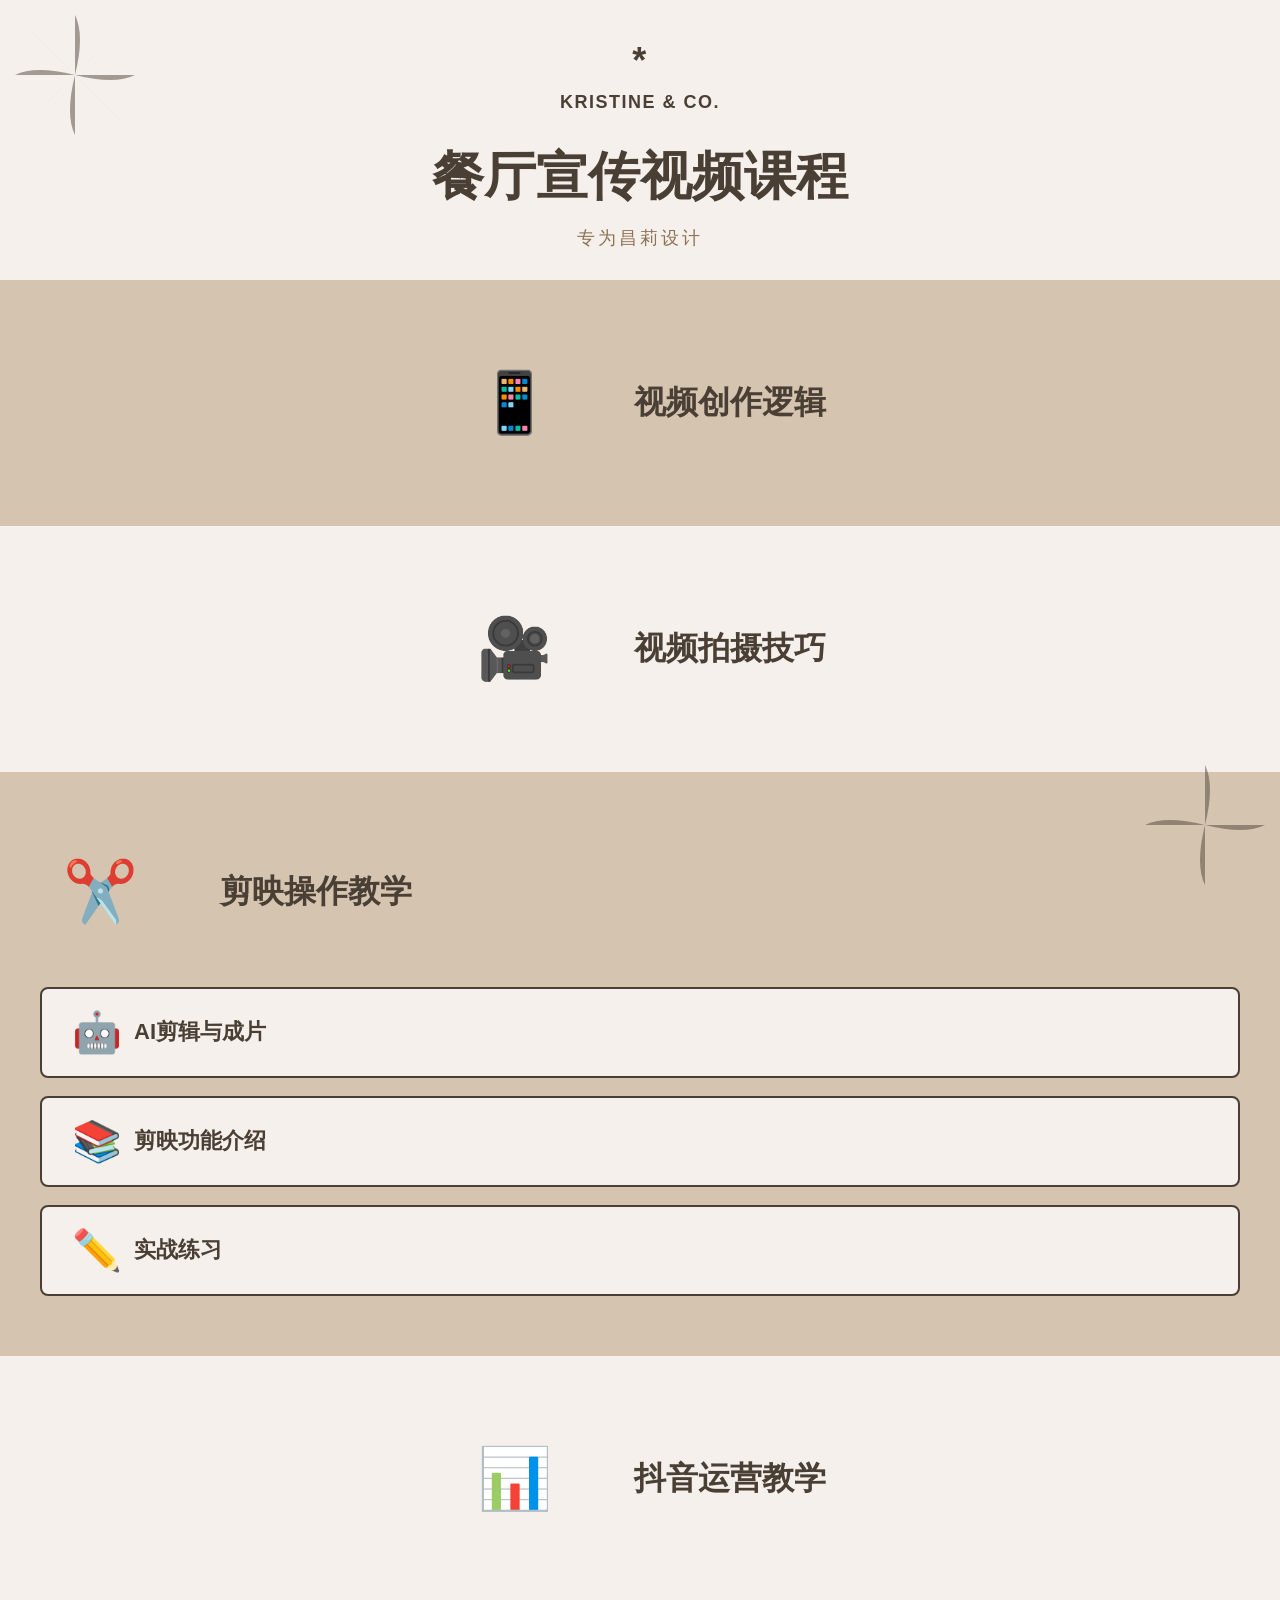
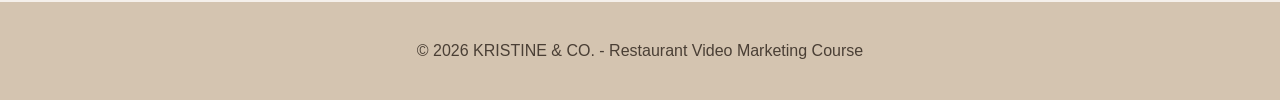
<file: Desktop/视频剪辑教程/index.html>
<!DOCTYPE html>
<html lang="zh-CN">
<head>
    <meta charset="UTF-8">
    <meta name="viewport" content="width=device-width, initial-scale=1.0">
    <title>餐厅宣传视频课程 - KRISTINE & CO.</title>
    <style>
        * {
            margin: 0;
            padding: 0;
            box-sizing: border-box;
        }

        body {
            font-family: "Microsoft YaHei", "Segoe UI", Arial, sans-serif;
            background-color: #f5f0eb;
            color: #4a3f35;
            -webkit-text-size-adjust: 100%;
        }

        .container {
            max-width: 1200px;
            margin: 0 auto;
        }

        /* Header */
        header {
            background-color: #f5f0eb;
            padding: 30px 15px 25px;
            text-align: center;
            position: relative;
        }

        .logo {
            font-size: 16px;
            font-weight: bold;
            letter-spacing: 1.5px;
            margin-bottom: 20px;
            color: #4a3f35;
        }

        .logo::before {
            content: "*";
            display: block;
            font-size: 32px;
            margin-bottom: 8px;
        }

        h1 {
            font-size: 38px;
            font-weight: bold;
            margin-bottom: 12px;
            color: #4a3f35;
            line-height: 1.3;
        }

        .subtitle {
            font-size: 16px;
            color: #8b7355;
            letter-spacing: 2px;
        }

        /* Decorative flowers - hidden on mobile */
        .flower-left, .flower-right {
            display: none;
        }

        /* Course sections - Mobile First */
        .course-section {
            padding: 30px 20px;
            display: flex;
            flex-direction: column;
            align-items: center;
            gap: 20px;
            transition: all 0.3s ease;
            cursor: pointer;
            text-decoration: none;
            color: inherit;
            border: 3px solid transparent;
            text-align: center;
            min-height: 180px;
            justify-content: center;
        }

        .course-section:active {
            background-color: #e8dfd5 !important;
            border-color: #4a3f35;
            transform: scale(0.98);
        }

        .course-section:nth-child(odd) {
            background-color: #d4c4b0;
        }

        .course-section:nth-child(even) {
            background-color: #f5f0eb;
        }

        .icon-container {
            width: 80px;
            height: 80px;
            flex-shrink: 0;
            display: flex;
            align-items: center;
            justify-content: center;
            font-size: 56px;
        }

        .course-title {
            font-size: 24px;
            font-weight: bold;
            color: #4a3f35;
            line-height: 1.4;
        }

        .course-description {
            margin-top: 8px;
            font-size: 15px;
            color: #6b5d52;
            line-height: 1.5;
            display: block;
        }

        /* Expanded section for Module 3 */
        .course-section-expanded {
            padding: 30px 20px;
            background-color: #d4c4b0;
            text-align: center;
            min-height: auto;
        }

        .expanded-header {
            display: flex;
            flex-direction: column;
            align-items: center;
            gap: 20px;
            margin-bottom: 25px;
        }

        .sub-sections {
            display: flex;
            flex-direction: column;
            gap: 12px;
            width: 100%;
        }

        .sub-btn {
            background-color: #f5f0eb;
            border: 2px solid #4a3f35;
            padding: 15px 20px;
            border-radius: 8px;
            text-decoration: none;
            color: #4a3f35;
            display: flex;
            align-items: center;
            gap: 12px;
            transition: all 0.3s ease;
            min-height: 56px;
        }

        .sub-btn:active {
            background-color: #e8dfd5;
            transform: scale(0.98);
        }

        .sub-icon {
            font-size: 32px;
            flex-shrink: 0;
        }

        .sub-text {
            font-size: 18px;
            font-weight: 600;
            text-align: left;
        }

        /* Footer */
        footer {
            background-color: #d4c4b0;
            padding: 30px 20px;
            text-align: center;
            color: #4a3f35;
            font-size: 14px;
        }

        /* Tablet screens */
        @media (min-width: 768px) {
            header {
                padding: 35px 20px 28px;
            }

            .logo {
                font-size: 17px;
                margin-bottom: 25px;
            }

            .logo::before {
                font-size: 34px;
            }

            h1 {
                font-size: 46px;
            }

            .subtitle {
                font-size: 17px;
                letter-spacing: 2.5px;
            }

            .course-section {
                flex-direction: row;
                padding: 45px 30px;
                text-align: left;
                gap: 40px;
                min-height: 160px;
            }

            .icon-container {
                width: 100px;
                height: 100px;
                font-size: 64px;
            }

            .course-title {
                font-size: 28px;
            }

            .course-description {
                font-size: 16px;
            }

            footer {
                padding: 35px 20px;
                font-size: 15px;
            }

            .flower-left, .flower-right {
                display: block;
                position: absolute;
                width: 100px;
                height: 100px;
                opacity: 0.6;
            }

            .flower-left {
                top: 0;
                left: 0;
            }

            .flower-right {
                bottom: 0;
                right: 0;
            }

            .course-section-expanded {
                padding: 45px 30px;
            }

            .expanded-header {
                flex-direction: row;
                text-align: left;
                gap: 40px;
                margin-bottom: 30px;
            }

            .sub-sections {
                gap: 15px;
            }

            .sub-btn {
                padding: 18px 25px;
            }

            .sub-icon {
                font-size: 36px;
            }

            .sub-text {
                font-size: 20px;
            }
        }

        /* Desktop screens */
        @media (min-width: 1024px) {
            header {
                padding: 40px 20px 30px;
            }

            .logo {
                font-size: 18px;
                margin-bottom: 30px;
            }

            .logo::before {
                font-size: 36px;
                margin-bottom: 10px;
            }

            h1 {
                font-size: 52px;
                margin-bottom: 15px;
            }

            .subtitle {
                font-size: 18px;
                letter-spacing: 3px;
            }

            .course-section {
                padding: 60px 40px;
                gap: 60px;
            }

            .course-section:hover {
                background-color: #e8dfd5;
                border-color: #4a3f35;
                transform: translateX(10px);
            }

            .icon-container {
                width: 120px;
                height: 120px;
                font-size: 60px;
            }

            .course-title {
                font-size: 32px;
            }

            .course-description {
                display: none;
            }

            .course-section:hover .course-description {
                display: block;
            }

            footer {
                padding: 40px 20px;
                font-size: 16px;
            }

            .flower-left, .flower-right {
                width: 150px;
                height: 150px;
                opacity: 0.8;
            }

            .course-section-expanded {
                padding: 60px 40px;
            }

            .expanded-header {
                gap: 60px;
                margin-bottom: 35px;
            }

            .sub-sections {
                gap: 18px;
            }

            .sub-btn {
                padding: 20px 30px;
            }

            .sub-btn:hover {
                background-color: #e8dfd5;
                transform: translateX(8px);
            }

            .sub-icon {
                font-size: 40px;
            }

            .sub-text {
                font-size: 22px;
            }
        }

        /* Accessibility - high contrast mode support */
        @media (prefers-contrast: high) {
            .course-section {
                border: 2px solid #4a3f35;
            }
        }
    </style>
</head>
<body>
    <header>
        <div class="flower-left">
            <svg viewBox="0 0 150 150" xmlns="http://www.w3.org/2000/svg">
                <path d="M75 75 L75 15 Q85 35 75 75 M75 75 L120 30 Q100 50 75 75 M75 75 L135 75 Q115 85 75 75 M75 75 L120 120 Q100 100 75 75 M75 75 L75 135 Q65 115 75 75 M75 75 L30 120 Q50 100 75 75 M75 75 L15 75 Q35 65 75 75 M75 75 L30 30 Q50 50 75 75"
                      fill="#4a3f35" opacity="0.6"/>
            </svg>
        </div>

        <div class="container">
            <div class="logo">KRISTINE & CO.</div>
            <h1>餐厅宣传视频课程</h1>
            <p class="subtitle">专为昌莉设计</p>
        </div>
    </header>

    <main>
        <a href="module1-creative-logic.html" class="course-section">
            <div class="icon-container">📱</div>
            <div>
                <h2 class="course-title">视频创作逻辑</h2>
                <p class="course-description">Learn the fundamental principles of video planning and storytelling for restaurant promotion</p>
            </div>
        </a>

        <a href="module2-shooting-tips-part1.html" class="course-section">
            <div class="icon-container">🎥</div>
            <div>
                <h2 class="course-title">视频拍摄技巧</h2>
                <p class="course-description">拍摄环境、手机设置、运镜技巧、检查清单</p>
            </div>
        </a>

        <div class="course-section-expanded">
            <div class="expanded-header">
                <div class="icon-container">✂️</div>
                <div>
                    <h2 class="course-title">剪映操作教学</h2>
                    <p class="course-description">Step-by-step guide to editing videos using CapCut (剪映) app</p>
                </div>
            </div>
            <div class="sub-sections">
                <a href="module3-editing-tutorial.html" class="sub-btn">
                    <span class="sub-icon">🤖</span>
                    <span class="sub-text">AI剪辑与成片</span>
                </a>
                <a href="module3-ai-editing.html" class="sub-btn">
                    <span class="sub-icon">📚</span>
                    <span class="sub-text">剪映功能介绍</span>
                </a>
                <a href="module3-practice.html" class="sub-btn">
                    <span class="sub-icon">✏️</span>
                    <span class="sub-text">实战练习</span>
                </a>
            </div>
        </div>

        <a href="module4-douyin-operation.html" class="course-section">
            <div class="icon-container">📊</div>
            <div>
                <h2 class="course-title">抖音运营教学</h2>
                <p class="course-description">Learn how to publish, optimize, and promote your videos on Douyin/TikTok</p>
            </div>
        </a>
    </main>

    <footer>
        <div class="flower-right">
            <svg viewBox="0 0 150 150" xmlns="http://www.w3.org/2000/svg">
                <path d="M75 75 L75 15 Q85 35 75 75 M75 75 L120 30 Q100 50 75 75 M75 75 L135 75 Q115 85 75 75 M75 75 L120 120 Q100 100 75 75 M75 75 L75 135 Q65 115 75 75 M75 75 L30 120 Q50 100 75 75 M75 75 L15 75 Q35 65 75 75 M75 75 L30 30 Q50 50 75 75"
                      fill="#4a3f35" opacity="0.6"/>
            </svg>
        </div>
        <p>&copy; 2026 KRISTINE & CO. - Restaurant Video Marketing Course</p>
    </footer>
</body>
</html>
</file>
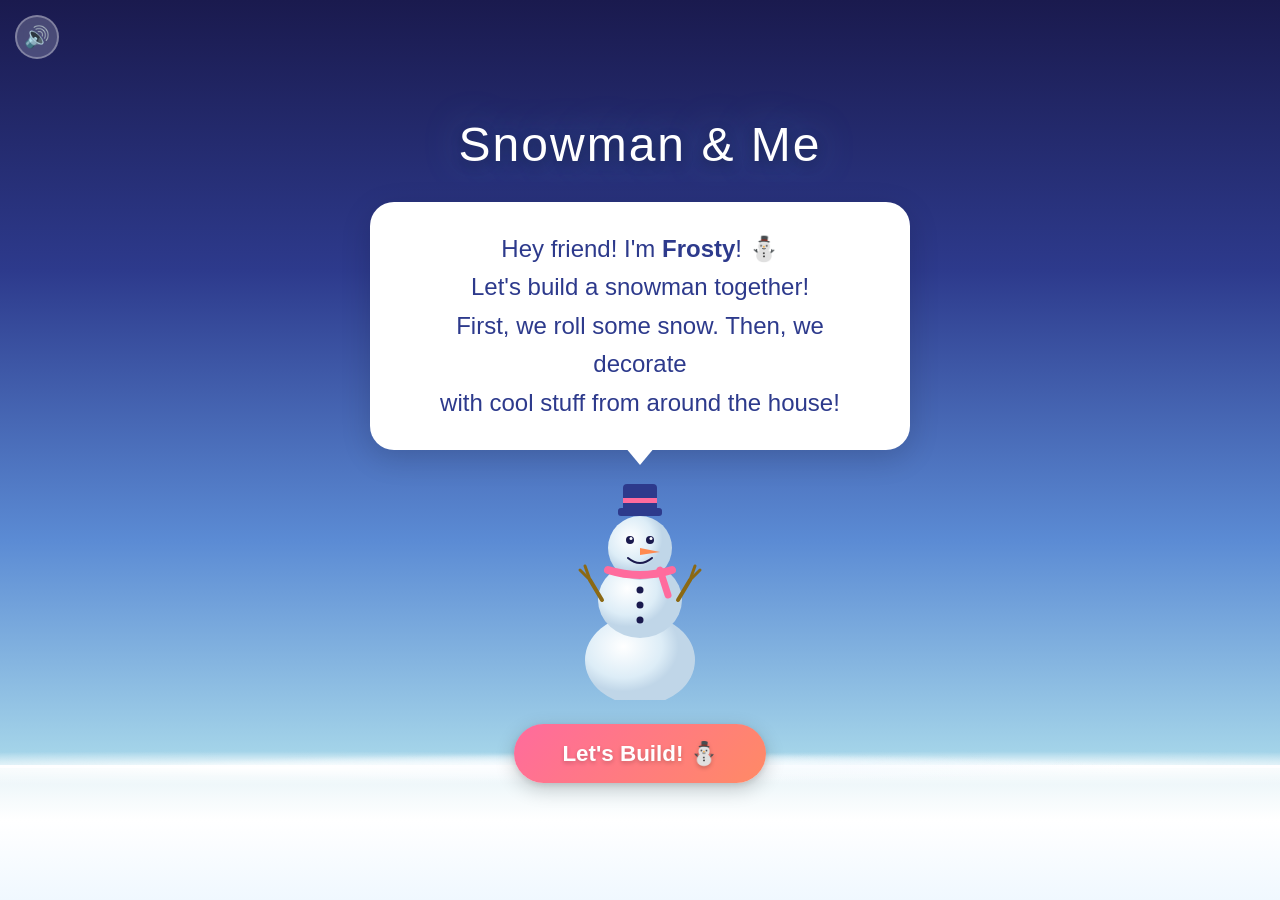
<file: Desktop/snowman_and_me/new game/index.html>
<!DOCTYPE html>
<html lang="en">
<head>
<meta charset="UTF-8">
<meta name="viewport" content="width=device-width, initial-scale=1.0, maximum-scale=1.0, user-scalable=no">
<title>雪人和我 ⛄</title>
<style>
/* ===== RESET & BASE ===== */
* { margin: 0; padding: 0; box-sizing: border-box; }
html, body {
  width: 100%; height: 100%;
  overflow: hidden;
  font-family: 'Segoe UI', 'Comic Sans MS', cursive, sans-serif;
  user-select: none;
  -webkit-user-select: none;
  touch-action: none;
}

/* ===== WINTER BACKGROUND ===== */
body {
  background: linear-gradient(180deg, #1a1a4e 0%, #2d3a8c 30%, #5b8bd4 60%, #a8d8ea 85%, #e8f4f8 100%);
}

/* ===== SNOWFLAKES ===== */
.snowflake {
  position: fixed;
  color: white;
  font-size: 1em;
  top: -5%;
  z-index: 1000;
  pointer-events: none;
  opacity: 0.8;
  animation: snowfall linear infinite;
}
@keyframes snowfall {
  0% { transform: translateY(0) rotate(0deg) translateX(0); }
  25% { transform: translateY(25vh) rotate(90deg) translateX(15px); }
  50% { transform: translateY(50vh) rotate(180deg) translateX(-15px); }
  75% { transform: translateY(75vh) rotate(270deg) translateX(10px); }
  100% { transform: translateY(105vh) rotate(360deg) translateX(-5px); }
}

/* ===== GROUND ===== */
.ground {
  position: fixed;
  bottom: 0; left: 0; right: 0;
  height: 15vh;
  background: linear-gradient(180deg, #e8f4f8 0%, #ffffff 40%, #f0f8ff 100%);
  border-top: 3px solid rgba(255,255,255,0.8);
  z-index: 1;
}
.ground::before {
  content: '';
  position: absolute;
  top: -20px; left: 0; right: 0;
  height: 40px;
  background: radial-gradient(ellipse at 20% 50%, #fff 0%, transparent 60%),
              radial-gradient(ellipse at 50% 50%, #f0f8ff 0%, transparent 55%),
              radial-gradient(ellipse at 80% 50%, #fff 0%, transparent 60%);
}

/* ===== PHASE CONTAINERS ===== */
.phase {
  position: fixed;
  top: 0; left: 0; right: 0; bottom: 0;
  display: flex;
  flex-direction: column;
  align-items: center;
  justify-content: center;
  z-index: 10;
  opacity: 0;
  pointer-events: none;
  transition: opacity 0.8s ease;
}
.phase.active {
  opacity: 1;
  pointer-events: all;
}

/* ===== BUTTONS ===== */
.btn {
  padding: 16px 48px;
  font-size: 1.4em;
  font-weight: bold;
  border: none;
  border-radius: 50px;
  cursor: pointer;
  color: white;
  text-shadow: 0 2px 4px rgba(0,0,0,0.2);
  box-shadow: 0 6px 20px rgba(0,0,0,0.2), 0 2px 6px rgba(0,0,0,0.1);
  transition: transform 0.2s, box-shadow 0.2s;
  position: relative;
  overflow: hidden;
  z-index: 50;
}
.btn:hover {
  transform: translateY(-3px) scale(1.05);
  box-shadow: 0 10px 30px rgba(0,0,0,0.25);
}
.btn:active {
  transform: translateY(0) scale(0.98);
}
.btn-primary {
  background: linear-gradient(135deg, #ff6b9d, #ff8a65);
}
.btn-secondary {
  background: linear-gradient(135deg, #64b5f6, #42a5f5);
  padding: 12px 32px;
  font-size: 1.1em;
}
.btn-small {
  background: linear-gradient(135deg, #81c784, #66bb6a);
  padding: 10px 24px;
  font-size: 0.95em;
}

/* ===== PHASE 1: INTRO ===== */
#phase1 {
  gap: 20px;
}
.intro-snowman {
  position: relative;
  animation: gentleBounce 3s ease-in-out infinite;
}
@keyframes gentleBounce {
  0%, 100% { transform: translateY(0); }
  50% { transform: translateY(-10px); }
}
.speech-bubble {
  background: white;
  border-radius: 24px;
  padding: 28px 40px;
  max-width: 540px;
  font-size: 1.5em;
  color: #2d3a8c;
  text-align: center;
  line-height: 1.6;
  box-shadow: 0 8px 30px rgba(0,0,0,0.15);
  position: relative;
  margin-bottom: 10px;
  animation: fadeInUp 1s ease 0.5s both;
}
.speech-bubble::after {
  content: '';
  position: absolute;
  bottom: -15px;
  left: 50%;
  transform: translateX(-50%);
  width: 0; height: 0;
  border-left: 15px solid transparent;
  border-right: 15px solid transparent;
  border-top: 18px solid white;
}
@keyframes fadeInUp {
  from { opacity: 0; transform: translateY(20px); }
  to { opacity: 1; transform: translateY(0); }
}
.game-title {
  font-size: 3em;
  color: white;
  text-shadow: 0 4px 12px rgba(0,0,0,0.3), 0 0 40px rgba(100,181,246,0.4);
  margin-bottom: 10px;
  animation: fadeInUp 1s ease both;
  letter-spacing: 2px;
}
.btn-go {
  animation: fadeInUp 1s ease 1s both, pulse 2s ease-in-out 2s infinite;
}
@keyframes pulse {
  0%, 100% { box-shadow: 0 6px 20px rgba(0,0,0,0.2); }
  50% { box-shadow: 0 6px 30px rgba(255,107,157,0.5); }
}

/* ===== PHASE 2: SNOWBALL ROLLING ===== */
#phase2 {
  justify-content: flex-start;
  padding-top: 20px;
}
.phase2-title {
  font-size: 2em;
  color: white;
  text-shadow: 0 2px 8px rgba(0,0,0,0.3);
  margin-bottom: 8px;
  z-index: 20;
  text-align: center;
  padding: 0 20px;
  line-height: 1.3;
}
.phase2-subtitle {
  font-size: 1.3em;
  color: rgba(255,255,255,0.9);
  text-shadow: 0 1px 4px rgba(0,0,0,0.3);
  z-index: 20;
  margin-bottom: 10px;
  text-align: center;
  padding: 0 15px;
  line-height: 1.4;
}

/* Flat snowy ground that fills the bottom */
.roll-ground {
  position: fixed;
  bottom: 0;
  left: 0;
  right: 0;
  height: 30vh;
  background: linear-gradient(180deg, #a8cce0 0%, #b5d6e8 30%, #c4dff0 60%, #d6eaf5 100%);
  z-index: 2;
  display: none;
}
#phase2.active .roll-ground { display: block; }
.roll-ground::before {
  content: '';
  position: absolute;
  top: -15px;
  left: 0;
  right: 0;
  height: 30px;
  background: radial-gradient(ellipse at 15% 50%, #fff 0%, transparent 60%),
              radial-gradient(ellipse at 45% 50%, #f0f8ff 0%, transparent 50%),
              radial-gradient(ellipse at 75% 50%, #fff 0%, transparent 60%);
}

/* Roll area sits on top of the ground */
.roll-area {
  position: fixed;
  bottom: 8vh;
  left: 50%;
  transform: translateX(-50%);
  width: 95%;
  max-width: 900px;
  height: 200px;
  z-index: 10;
  display: none;
  transition: width 0.6s ease;
}
#phase2.active .roll-area { display: block; }
.roll-trace-canvas {
  position: absolute;
  bottom: 0;
  left: 0;
  width: 100%;
  height: 100%;
  pointer-events: none;
  z-index: 3;
}
.roll-arrow {
  position: absolute;
  bottom: 25px;
  left: 50%;
  transform: translateX(-50%);
  color: rgba(100,140,180,0.35);
  font-size: 2em;
  letter-spacing: 15px;
  pointer-events: none;
  animation: arrowPulse 2s ease-in-out infinite;
  z-index: 4;
}
@keyframes arrowPulse {
  0%, 100% { opacity: 0.3; }
  50% { opacity: 0.7; }
}
.rolling-snowball {
  position: absolute;
  border-radius: 50%;
  background: radial-gradient(circle at 35% 35%, #ffffff, #e8f0f8, #d0e4f0);
  box-shadow: 0 6px 20px rgba(0,0,0,0.25), 0 0 0 3px rgba(150,190,220,0.5), inset 0 -5px 12px rgba(0,0,0,0.08);
  border: 2px solid rgba(140,185,220,0.45);
  cursor: grab;
  z-index: 15;
  transition: box-shadow 0.2s;
  touch-action: none;
}
.rolling-snowball:active {
  cursor: grabbing;
  box-shadow: 0 8px 25px rgba(0,0,0,0.3), 0 0 0 3px rgba(150,190,220,0.5), inset 0 -5px 12px rgba(0,0,0,0.08);
}
.rolling-snowball .snowball-face {
  position: absolute;
  top: 50%;
  left: 50%;
  transform: translate(-50%, -50%);
  pointer-events: none;
  white-space: nowrap;
  font-size: 0.7em;
  opacity: 0;
  transition: opacity 0.3s;
}
.rolling-snowball.big-enough .snowball-face {
  opacity: 1;
}
.roll-target {
  position: absolute;
  right: 0;
  bottom: 0;
  width: 80px;
  height: 60px;
  border-radius: 12px;
  background: rgba(129,199,132,0.2);
  border: 2px dashed rgba(129,199,132,0.5);
  display: flex;
  align-items: center;
  justify-content: center;
  color: rgba(100,140,100,0.6);
  font-size: 0.9em;
  font-weight: bold;
  z-index: 5;
}
.roll-target.ready {
  background: rgba(129,199,132,0.4);
  border-color: rgba(129,199,132,0.9);
  animation: targetGlow 1s ease-in-out infinite;
}
@keyframes targetGlow {
  0%, 100% { box-shadow: 0 0 10px rgba(129,199,132,0.3); }
  50% { box-shadow: 0 0 25px rgba(129,199,132,0.6); }
}

/* Progress snowballs sitting on the ground */
.roll-progress {
  position: fixed;
  bottom: 2vh;
  right: 10%;
  display: none;
  flex-direction: column;
  align-items: center;
  justify-content: flex-end;
  z-index: 20;
  pointer-events: none;
}
#phase2.active .roll-progress { display: flex; }
.roll-progress-ball {
  border-radius: 50%;
  background: radial-gradient(circle at 35% 35%, #ffffff, #ddedf7, #bdd4e6);
  box-shadow: 0 4px 15px rgba(0,0,0,0.12), inset 0 -4px 10px rgba(0,0,0,0.05);
  opacity: 0.2;
  transition: opacity 0.5s, transform 0.5s cubic-bezier(0.175, 0.885, 0.32, 1.275);
}
.roll-progress-ball.done {
  opacity: 1;
  transform: scale(1);
}
.roll-progress-ball.current {
  opacity: 0.4;
  animation: currentBallPulse 1.5s ease-in-out infinite;
}
@keyframes currentBallPulse {
  0%, 100% { opacity: 0.3; transform: scale(0.95); }
  50% { opacity: 0.55; transform: scale(1.05); }
}
.roll-step-label {
  color: rgba(45,58,140,0.7);
  font-size: 1.1em;
  font-weight: bold;
  text-shadow: 0 1px 3px rgba(255,255,255,0.8);
  z-index: 20;
  position: fixed;
  bottom: 1vh;
  right: 10%;
  transform: translateX(50%);
  display: none;
}
#phase2.active .roll-step-label { display: block; }
.roll-complete-msg {
  position: fixed;
  top: 40%;
  left: 50%;
  transform: translate(-50%, -50%) scale(0);
  font-size: 2.5em;
  color: white;
  text-shadow: 0 4px 20px rgba(0,0,0,0.3);
  z-index: 100;
  pointer-events: none;
  white-space: nowrap;
  display: none;
}
#phase2.active .roll-complete-msg { display: block; }
.roll-complete-msg.show {
  animation: completePop 1.5s ease-out forwards;
}
@keyframes completePop {
  0% { transform: translate(-50%, -50%) scale(0); opacity: 0; }
  30% { transform: translate(-50%, -50%) scale(1.2); opacity: 1; }
  50% { transform: translate(-50%, -50%) scale(1); }
  80% { opacity: 1; }
  100% { opacity: 0; transform: translate(-50%, -50%) scale(1) translateY(-30px); }
}

/* ===== PHASE 3: HOUSE ===== */
#phase3 {
  justify-content: center;
  align-items: center;
}
.house-ground {
  position: fixed;
  bottom: 0; left: 0; right: 0;
  height: 30vh;
  background: linear-gradient(180deg, #a8cce0 0%, #b5d6e8 30%, #c4dff0 60%, #d6eaf5 100%);
  z-index: 2;
}
.house-ground::before {
  content: '';
  position: absolute;
  top: -15px; left: 0; right: 0;
  height: 30px;
  background: radial-gradient(ellipse at 15% 50%, #fff 0%, transparent 60%),
              radial-gradient(ellipse at 45% 50%, #f0f8ff 0%, transparent 50%),
              radial-gradient(ellipse at 75% 50%, #fff 0%, transparent 60%);
}
.house-wrapper {
  position: fixed;
  bottom: 22vh;
  left: 50%;
  transform: translateX(-50%) scale(0);
  z-index: 10;
  transform-origin: bottom center;
  cursor: pointer;
}
.house-wrapper.house-appear {
  animation: housePop 0.9s cubic-bezier(0.175, 0.885, 0.32, 1.275) forwards;
}
@keyframes housePop {
  0%   { transform: translateX(-50%) scale(0); opacity: 0; }
  70%  { transform: translateX(-50%) scale(1.08); opacity: 1; }
  100% { transform: translateX(-50%) scale(1); opacity: 1; }
}
.house-prompt {
  position: fixed;
  bottom: 54vh;
  left: 50%;
  transform: translateX(-50%);
  background: rgba(255,255,255,0.92);
  border: 3px solid #8aa8cc;
  border-radius: 20px;
  padding: 14px 28px;
  font-size: 1.3em;
  color: #2d3a8c;
  text-align: center;
  z-index: 20;
  max-width: 90vw;
  opacity: 0;
  transition: opacity 0.5s;
  pointer-events: none;
}
.house-prompt.visible { opacity: 1; }
.door-click-hint {
  position: absolute;
  bottom: -10px;
  left: 50%;
  transform: translateX(-50%);
  font-size: 0.9em;
  color: #ff6b9d;
  font-weight: bold;
  text-align: center;
  white-space: nowrap;
  animation: hintPulse 1.2s ease-in-out infinite;
  pointer-events: none;
}
@keyframes hintPulse {
  0%, 100% { opacity: 0.6; transform: translateX(-50%) scale(1); }
  50% { opacity: 1; transform: translateX(-50%) scale(1.05); }
}

/* ===== PHASE 4: KITCHEN ===== */
#phase4 {
  justify-content: flex-start;
}
.kitchen-bg {
  position: fixed;
  top: 0; left: 0; right: 0; bottom: 0;
  background: linear-gradient(180deg,
    #fdf0d5 0%,
    #f5e0b0 42%,
    #c8a870 42%,
    #b89560 47%,
    #6b4f35 47%,
    #8b6840 100%
  );
  z-index: 0;
}
.kitchen-header {
  position: relative;
  z-index: 10;
  padding: 18px 20px 10px;
  text-align: center;
  font-size: 1.6em;
  color: #5a3a1a;
  text-shadow: 0 2px 6px rgba(255,255,255,0.5);
  font-weight: bold;
}
.kitchen-scene-layer {
  position: fixed;
  top: 0; left: 0; right: 0; bottom: 0;
  z-index: 1;
  pointer-events: none;
}
.kitchen-item-wrap {
  position: fixed;
  z-index: 15;
  cursor: pointer;
  display: flex;
  flex-direction: column;
  align-items: center;
  transition: transform 0.2s;
  pointer-events: none;
}
.kitchen-item-wrap:hover { transform: scale(1.1); }
.kitchen-item-wrap.collected {
  pointer-events: none;
  animation: flyToBar 0.5s ease-in forwards;
}
@keyframes flyToBar {
  0%   { opacity: 1; transform: scale(1); }
  60%  { opacity: 0.5; transform: scale(0.5) translateY(30px); }
  100% { opacity: 0; transform: scale(0.2) translateY(80px); }
}
.kitchen-item-glow {
  animation: kitchenGlow 1.6s ease-in-out infinite;
  border-radius: 50%;
}
@keyframes kitchenGlow {
  0%, 100% { filter: drop-shadow(0 0 6px rgba(255, 200, 50, 0.5)); }
  50%       { filter: drop-shadow(0 0 18px rgba(255, 220, 80, 0.95)); }
}
.kitchen-item-label {
  margin-top: 4px;
  font-size: 0.8em;
  font-weight: bold;
  color: #5a3a1a;
  text-shadow: 0 1px 3px rgba(255,255,255,0.8);
  pointer-events: none;
  text-align: center;
}
.kitchen-bar {
  position: fixed;
  bottom: 0; left: 0; right: 0;
  height: 110px;
  background: linear-gradient(180deg, rgba(60,35,10,0.95), rgba(40,20,5,0.98));
  border-top: 3px solid rgba(200,160,90,0.5);
  display: flex;
  align-items: center;
  justify-content: center;
  gap: 14px;
  z-index: 30;
  padding: 0 16px;
  box-shadow: 0 -5px 25px rgba(0,0,0,0.3);
}
.k-slot {
  width: 76px; height: 76px;
  border-radius: 14px;
  background: rgba(255,255,255,0.08);
  border: 2px dashed rgba(200,160,90,0.5);
  display: flex;
  align-items: center;
  justify-content: center;
  transition: background 0.3s, border-color 0.3s;
  flex-shrink: 0;
}
.k-slot.filled {
  background: rgba(255,200,80,0.15);
  border: 2px solid rgba(200,160,50,0.7);
  animation: slotFill 0.4s cubic-bezier(0.175,0.885,0.32,1.275);
}
@keyframes slotFill {
  0%  { transform: scale(0.5); }
  70% { transform: scale(1.15); }
  100%{ transform: scale(1); }
}
.k-slot svg { width: 52px; height: 52px; }
.kitchen-count-label {
  color: rgba(255,220,120,0.9);
  font-size: 1.1em;
  font-weight: bold;
  text-align: center;
  flex-shrink: 0;
}
.go-build-btn {
  background: linear-gradient(135deg, #ff6b9d, #ff8a65);
  color: white;
  border: none;
  border-radius: 50px;
  padding: 14px 30px;
  font-size: 1.2em;
  font-weight: bold;
  cursor: pointer;
  box-shadow: 0 4px 16px rgba(255,107,157,0.4);
  flex-shrink: 0;
  transition: transform 0.2s;
  display: none;
  animation: goBtn 0.5s cubic-bezier(0.175,0.885,0.32,1.275) forwards;
}
@keyframes goBtn {
  0% { transform: scale(0); }
  70%{ transform: scale(1.1); }
  100%{ transform: scale(1); }
}
.go-build-btn:hover { transform: scale(1.05); }

/* ===== PHASE 5: DECORATE ===== */
#phase5 {
  justify-content: flex-start;
  padding-top: 10px;
}
.decorate-header {
  display: flex;
  align-items: center;
  gap: 20px;
  margin-bottom: 5px;
  z-index: 50;
}
.decorate-title {
  font-size: 1.8em;
  color: white;
  text-shadow: 0 2px 8px rgba(0,0,0,0.3);
  line-height: 1.3;
  text-align: center;
}
.snowman-area {
  position: relative;
  flex: 1;
  width: 100%;
  display: flex;
  align-items: center;
  justify-content: center;
  z-index: 10;
}
.snowman-body {
  position: relative;
  width: 300px;
  height: 420px;
}
.snowman-ball {
  position: absolute;
  border-radius: 50%;
  background: radial-gradient(circle at 35% 35%, #ffffff, #ddedf7, #c5d8ea);
  box-shadow: 0 8px 30px rgba(0,0,0,0.12), inset 0 -8px 20px rgba(0,0,0,0.06);
  left: 50%;
  transform: translateX(-50%);
}
.snowman-ball.bottom {
  width: 220px; height: 220px;
  bottom: 0;
}
.snowman-ball.middle {
  width: 170px; height: 170px;
  bottom: 160px;
}
.snowman-ball.top {
  width: 120px; height: 120px;
  bottom: 290px;
}

/* ===== ITEM TRAY ===== */
.item-tray {
  position: fixed;
  bottom: 0; left: 0; right: 0;
  height: 120px;
  background: linear-gradient(180deg, rgba(45,58,140,0.95), rgba(26,26,78,0.98));
  border-top: 3px solid rgba(100,181,246,0.4);
  display: flex;
  align-items: center;
  padding: 0 20px;
  gap: 8px;
  overflow-x: auto;
  overflow-y: hidden;
  z-index: 100;
  box-shadow: 0 -5px 30px rgba(0,0,0,0.3);
}
.item-tray::-webkit-scrollbar { height: 6px; }
.item-tray::-webkit-scrollbar-track { background: rgba(255,255,255,0.1); border-radius: 3px; }
.item-tray::-webkit-scrollbar-thumb { background: rgba(255,255,255,0.3); border-radius: 3px; }
.tray-item {
  flex-shrink: 0;
  width: 80px;
  height: 90px;
  background: rgba(255,255,255,0.1);
  border-radius: 14px;
  display: flex;
  flex-direction: column;
  align-items: center;
  justify-content: center;
  cursor: grab;
  transition: transform 0.2s, background 0.2s;
  padding: 4px;
  border: 2px solid rgba(255,255,255,0.15);
}
.tray-item:hover {
  background: rgba(255,255,255,0.2);
  transform: translateY(-5px);
  border-color: rgba(255,255,255,0.3);
}
.tray-item svg {
  width: 50px;
  height: 50px;
}
.tray-item .item-label {
  font-size: 0.65em;
  color: rgba(255,255,255,0.8);
  margin-top: 4px;
  text-align: center;
}
.tray-item.dragging {
  opacity: 0.4;
}
.tray-item.curvable-hint {
  position: relative;
}
.tray-item.curvable-hint::after {
  content: 'tap to curve';
  position: absolute;
  bottom: 3px;
  left: 50%;
  transform: translateX(-50%);
  font-size: 0.5em;
  color: rgba(255, 220, 80, 0.9);
  white-space: nowrap;
  letter-spacing: 0.02em;
  pointer-events: none;
}

/* ===== PLACED ITEMS ===== */
.placed-item {
  position: absolute;
  cursor: grab;
  z-index: 20;
  transition: filter 0.2s;
  transform-origin: center center;
}
.placed-item:hover {
  filter: drop-shadow(0 0 8px rgba(255,255,255,0.8));
}
.placed-item.dragging {
  z-index: 999;
  cursor: grabbing;
}
.placed-item svg {
  width: 60px;
  height: 60px;
  pointer-events: none;
}

/* ===== DRAG GHOST ===== */
.drag-ghost {
  position: fixed;
  pointer-events: none;
  z-index: 9999;
  opacity: 0.85;
  transform: scale(1.1);
}
.drag-ghost svg {
  width: 60px;
  height: 60px;
}

/* ===== SPARKLE EFFECT ===== */
.sparkle {
  position: absolute;
  width: 10px; height: 10px;
  pointer-events: none;
  z-index: 500;
}
.sparkle::before, .sparkle::after {
  content: '✦';
  position: absolute;
  font-size: 14px;
  color: #ffd700;
  animation: sparkleAnim 0.6s ease-out forwards;
}
@keyframes sparkleAnim {
  0% { opacity: 1; transform: scale(0) rotate(0deg); }
  50% { opacity: 1; transform: scale(1.2) rotate(180deg); }
  100% { opacity: 0; transform: scale(0.5) rotate(360deg) translateY(-20px); }
}

/* ===== ACTION BAR ===== */
.action-bar {
  position: fixed;
  top: 15px;
  right: 15px;
  display: flex;
  gap: 10px;
  z-index: 200;
}

/* ===== SOUND TOGGLE ===== */
.sound-toggle {
  position: fixed;
  top: 15px;
  left: 15px;
  z-index: 200;
  width: 44px; height: 44px;
  border-radius: 50%;
  background: rgba(255,255,255,0.2);
  border: 2px solid rgba(255,255,255,0.3);
  color: white;
  font-size: 1.3em;
  cursor: pointer;
  display: flex;
  align-items: center;
  justify-content: center;
  transition: background 0.2s;
  backdrop-filter: blur(5px);
}
.sound-toggle:hover {
  background: rgba(255,255,255,0.3);
}

/* ===== TIP TEXT ===== */
.tip {
  font-size: 1.1em;
  color: rgba(255,255,255,0.85);
  text-shadow: 0 1px 4px rgba(0,0,0,0.3);
  z-index: 50;
  margin-top: 5px;
  text-align: center;
  padding: 0 15px;
  line-height: 1.4;
  max-width: 600px;
}

/* ===== POLAROID POPUP ===== */
.polaroid-overlay {
  position: fixed;
  top: 0; left: 0; right: 0; bottom: 0;
  background: rgba(0,0,0,0.6);
  display: flex;
  align-items: center;
  justify-content: center;
  z-index: 9999;
  opacity: 0;
  pointer-events: none;
  transition: opacity 0.4s ease;
}
.polaroid-overlay.active {
  opacity: 1;
  pointer-events: all;
}
.polaroid-frame {
  background: #fff;
  padding: 20px 20px 60px 20px;
  box-shadow: 0 15px 50px rgba(0,0,0,0.4), 0 0 0 1px rgba(0,0,0,0.05);
  transform: rotate(-3deg) scale(0.5);
  transition: transform 0.6s cubic-bezier(0.175, 0.885, 0.32, 1.275);
  position: relative;
  max-width: 90vw;
}
.polaroid-overlay.active .polaroid-frame {
  transform: rotate(-3deg) scale(1);
}
.polaroid-frame canvas {
  display: block;
  width: 340px;
  height: auto;
  border: 1px solid #eee;
}
.polaroid-message {
  position: absolute;
  bottom: 12px;
  left: 20px;
  right: 20px;
  text-align: center;
  font-family: 'Comic Sans MS', 'Segoe UI', cursive, sans-serif;
  font-size: 1.3em;
  color: #2d3a8c;
  font-weight: bold;
}
.polaroid-buttons {
  display: flex;
  gap: 12px;
  margin-top: 20px;
  justify-content: center;
}
.polaroid-close {
  position: absolute;
  top: -15px;
  right: -15px;
  width: 36px; height: 36px;
  border-radius: 50%;
  background: #ff6b9d;
  color: white;
  border: 3px solid white;
  font-size: 1.2em;
  cursor: pointer;
  display: flex;
  align-items: center;
  justify-content: center;
  box-shadow: 0 3px 10px rgba(0,0,0,0.2);
  transition: transform 0.2s;
  z-index: 10;
}
.polaroid-close:hover {
  transform: scale(1.15);
}

/* ===== RESPONSIVE: TABLETS ===== */
@media (max-width: 768px) {
  .game-title { font-size: 2em; }
  .speech-bubble { font-size: 1.1em; padding: 18px 24px; max-width: 85vw; }
  .snowman-body { transform: scale(0.8); }
  .item-tray { height: 100px; }
  .tray-item { width: 70px; height: 80px; }
  .tray-item svg { width: 40px; height: 40px; }
  .action-bar { gap: 8px; }
  .btn-secondary { padding: 10px 20px; font-size: 0.95em; }
  .btn-small { padding: 8px 16px; font-size: 0.85em; }
}

/* ===== RESPONSIVE: PHONES ===== */
@media (max-width: 480px) {
  .game-title { font-size: 1.5em; letter-spacing: 1px; }
  .speech-bubble {
    font-size: 0.95em;
    padding: 14px 18px;
    max-width: 90vw;
    margin: 0 10px;
  }
  .speech-bubble::after { bottom: -10px; border-top-width: 12px; }
  .btn { padding: 12px 28px; font-size: 1.1em; }
  .btn-go { padding: 14px 36px; }

  /* Phase 2 */
  .phase2-title { font-size: 1.2em; padding: 0 10px; text-align: center; }
  .phase2-subtitle { font-size: 0.85em; }
  .roll-area { height: 130px; bottom: 12vh; }
  .roll-ground { height: 35vh; }
  .roll-arrow { font-size: 1.4em; letter-spacing: 10px; }
  .roll-progress { right: 5%; }
  .roll-progress-ball#rpBall1 { width: 55px !important; height: 55px !important; }
  .roll-progress-ball#rpBall2 { width: 42px !important; height: 42px !important; }
  .roll-progress-ball#rpBall3 { width: 30px !important; height: 30px !important; }
  .roll-step-label { right: 5%; font-size: 0.9em; }
  .roll-complete-msg { font-size: 1.8em; }

  /* Phase 3 */
  .decorate-title { font-size: 1.1em; }
  .tip { font-size: 0.75em; }
  .snowman-body {
    transform: scale(0.55);
    transform-origin: center center;
  }
  .snowman-area { margin-bottom: 0; }

  /* Item tray - compact for phones */
  .item-tray {
    height: 85px;
    padding: 0 8px;
    gap: 6px;
  }
  .tray-item {
    width: 60px;
    height: 68px;
    border-radius: 10px;
    padding: 2px;
  }
  .tray-item svg { width: 35px; height: 35px; }
  .tray-item .item-label { font-size: 0.55em; margin-top: 2px; }

  /* Action bar */
  .action-bar {
    top: auto;
    bottom: 90px;
    right: 8px;
    flex-direction: column;
    gap: 6px;
  }
  .btn-secondary { padding: 8px 14px; font-size: 0.8em; }
  .btn-small { padding: 6px 12px; font-size: 0.75em; }

  /* Sound toggle */
  .sound-toggle { width: 36px; height: 36px; font-size: 1em; top: 10px; left: 10px; }

  /* Polaroid */
  .polaroid-frame { padding: 12px 12px 45px 12px; }
  .polaroid-frame canvas { width: 250px; }
  .polaroid-message { font-size: 0.9em; bottom: 8px; }
  .polaroid-buttons { gap: 8px; margin-top: 14px; }
  .polaroid-buttons .btn-secondary { padding: 8px 16px; font-size: 0.85em; }
  .polaroid-buttons .btn-small { padding: 6px 14px; font-size: 0.75em; }

  /* Ground - shorter on phones */
  .ground { height: 10vh; }

  /* Intro snowman smaller */
  .intro-snowman svg { width: 120px; height: 165px; }
}
</style>
</head>
<body>

<!-- SNOWFLAKES (generated by JS) -->

<!-- GROUND -->
<div class="ground"></div>

<!-- PHASE 1: INTRO -->
<div id="phase1" class="phase active">
  <div class="game-title">Snowman & Me</div>
  <div class="speech-bubble">
    Hey friend! I'm <b>Frosty</b>! ⛄<br>
    Let's build a snowman together!<br>
    First, we roll some snow. Then, we decorate<br>with cool stuff from around the house!
  </div>
  <div class="intro-snowman" id="introSnowman"></div>
  <button class="btn btn-primary btn-go" onclick="startPhase2()">Let's Build! ⛄</button>
</div>

<!-- PHASE 2: SNOWBALL ROLLING -->
<div id="phase2" class="phase">
  <div class="phase2-title" id="phase2Title">Time to roll some snowballs!</div>
  <div class="phase2-subtitle" id="phase2Sub">Grab the little snowball and drag it to the right! Watch it grow bigger as you roll!</div>
  <div class="roll-ground" id="rollGround"></div>
  <div class="roll-area" id="rollArea">
    <canvas class="roll-trace-canvas" id="rollTraceCanvas"></canvas>
    <div class="roll-arrow">► ► ►</div>
    <div class="roll-target" id="rollTarget">✓</div>
  </div>
  <div class="roll-progress" id="rollProgress">
    <div class="roll-progress-ball" id="rpBall3" style="width:40px;height:40px;"></div>
    <div class="roll-progress-ball" id="rpBall2" style="width:55px;height:55px;margin-top:-8px;"></div>
    <div class="roll-progress-ball current" id="rpBall1" style="width:70px;height:70px;margin-top:-10px;"></div>
  </div>
  <div class="roll-step-label" id="rollStepLabel">1 / 3</div>
  <div class="roll-complete-msg" id="rollCompleteMsg"></div>
</div>

<!-- PHASE 3: HOUSE -->
<div id="phase3" class="phase">
  <div class="house-ground"></div>
  <div class="house-prompt" id="housePrompt">🏠 Look! A house!<br>Maybe there are accessories inside...</div>
  <div class="house-wrapper" id="houseWrapper" onclick="enterKitchen()">
    <svg width="260" height="230" viewBox="0 0 260 230" xmlns="http://www.w3.org/2000/svg">
      <!-- Chimney -->
      <rect x="180" y="30" width="28" height="55" rx="3" fill="#8b5e52" stroke="#7a4f44" stroke-width="1.5"/>
      <rect x="176" y="28" width="36" height="8" rx="3" fill="#a07060"/>
      <!-- Smoke -->
      <circle cx="194" cy="18" r="7" fill="rgba(200,200,200,0.5)" class="smoke-puff"/>
      <circle cx="200" cy="8" r="5" fill="rgba(200,200,200,0.35)"/>
      <!-- Roof -->
      <polygon points="0,100 130,10 260,100" fill="#2d3a8c"/>
      <polygon points="0,100 130,10 260,100" fill="none" stroke="#1e2a7a" stroke-width="2"/>
      <!-- Snow on roof -->
      <path d="M0,100 Q30,88 65,96 Q100,88 130,95 Q160,88 200,94 Q230,88 260,100" fill="white" opacity="0.85"/>
      <!-- House walls -->
      <rect x="15" y="98" width="230" height="132" rx="4" fill="#fdf3e3" stroke="#ddd" stroke-width="1.5"/>
      <!-- Brick lines -->
      <line x1="15" y1="118" x2="245" y2="118" stroke="#e0cdb0" stroke-width="1" opacity="0.6"/>
      <line x1="15" y1="138" x2="245" y2="138" stroke="#e0cdb0" stroke-width="1" opacity="0.6"/>
      <line x1="15" y1="158" x2="245" y2="158" stroke="#e0cdb0" stroke-width="1" opacity="0.6"/>
      <line x1="15" y1="178" x2="245" y2="178" stroke="#e0cdb0" stroke-width="1" opacity="0.6"/>
      <!-- Left window -->
      <rect x="28" y="110" width="58" height="52" rx="5" fill="#87ceeb" stroke="#8b7355" stroke-width="2.5"/>
      <line x1="57" y1="110" x2="57" y2="162" stroke="#8b7355" stroke-width="2"/>
      <line x1="28" y1="136" x2="86" y2="136" stroke="#8b7355" stroke-width="2"/>
      <rect x="28" y="110" width="58" height="52" rx="5" fill="rgba(255,255,200,0.2)"/>
      <!-- Left window glow -->
      <rect x="28" y="110" width="58" height="52" rx="5" fill="rgba(255,240,150,0.15)"/>
      <!-- Curtains left -->
      <path d="M28,110 Q38,130 28,155 Q25,132 28,110Z" fill="#ffaec9" opacity="0.8"/>
      <path d="M86,110 Q76,130 86,155 Q89,132 86,110Z" fill="#ffaec9" opacity="0.8"/>
      <!-- Right window -->
      <rect x="174" y="110" width="58" height="52" rx="5" fill="#87ceeb" stroke="#8b7355" stroke-width="2.5"/>
      <line x1="203" y1="110" x2="203" y2="162" stroke="#8b7355" stroke-width="2"/>
      <line x1="174" y1="136" x2="232" y2="136" stroke="#8b7355" stroke-width="2"/>
      <rect x="174" y="110" width="58" height="52" rx="5" fill="rgba(255,255,200,0.2)"/>
      <path d="M174,110 Q184,130 174,155 Q171,132 174,110Z" fill="#ffaec9" opacity="0.8"/>
      <path d="M232,110 Q222,130 232,155 Q235,132 232,110Z" fill="#ffaec9" opacity="0.8"/>
      <!-- Door -->
      <rect x="100" y="148" width="60" height="82" rx="6" fill="#8b5e3c" stroke="#6b4528" stroke-width="2"/>
      <rect x="104" y="152" width="52" height="74" rx="4" fill="#9b6e4a"/>
      <!-- Door panel lines -->
      <rect x="108" y="156" width="44" height="28" rx="3" fill="none" stroke="#7a5030" stroke-width="1.5"/>
      <rect x="108" y="192" width="44" height="28" rx="3" fill="none" stroke="#7a5030" stroke-width="1.5"/>
      <!-- Door knob -->
      <circle cx="152" cy="192" r="5" fill="#d4a820" stroke="#b89010" stroke-width="1.5"/>
      <!-- Step -->
      <rect x="88" y="226" width="84" height="12" rx="3" fill="#c8b090" stroke="#b09070" stroke-width="1"/>
      <!-- Wreath on door -->
      <circle cx="130" cy="170" r="12" fill="none" stroke="#2e7d32" stroke-width="4"/>
      <circle cx="130" cy="170" r="8" fill="none" stroke="#388e3c" stroke-width="3"/>
      <circle cx="130" cy="160" r="3" fill="#e53935"/>
    </svg>
    <div class="door-click-hint">👆 Click the door to go inside!</div>
  </div>
</div>

<!-- PHASE 4: KITCHEN -->
<div id="phase4" class="phase">
  <div class="kitchen-bg"></div>

  <!-- Kitchen scene fixtures -->
  <svg class="kitchen-scene-layer" viewBox="0 0 400 700" preserveAspectRatio="xMidYMid slice" xmlns="http://www.w3.org/2000/svg">
    <!-- Window frame -->
    <rect x="130" y="40" width="140" height="100" rx="6" fill="#87ceeb" stroke="#8b7355" stroke-width="3"/>
    <line x1="200" y1="40" x2="200" y2="140" stroke="#8b7355" stroke-width="2.5"/>
    <line x1="130" y1="90" x2="270" y2="90" stroke="#8b7355" stroke-width="2.5"/>
    <rect x="130" y="40" width="140" height="100" rx="6" fill="rgba(255,255,220,0.15)"/>
    <!-- Curtains -->
    <path d="M130,40 Q148,80 130,130 Q122,85 130,40Z" fill="#ff8fab" opacity="0.75"/>
    <path d="M270,40 Q252,80 270,130 Q278,85 270,40Z" fill="#ff8fab" opacity="0.75"/>
    <!-- Shelf -->
    <rect x="20" y="195" width="165" height="10" rx="3" fill="#a0784a"/>
    <rect x="215" y="195" width="165" height="10" rx="3" fill="#a0784a"/>
    <!-- Shelf brackets -->
    <rect x="30" y="193" width="6" height="30" rx="2" fill="#8b6535"/>
    <rect x="170" y="193" width="6" height="30" rx="2" fill="#8b6535"/>
    <rect x="220" y="193" width="6" height="30" rx="2" fill="#8b6535"/>
    <rect x="370" y="193" width="6" height="30" rx="2" fill="#8b6535"/>
    <!-- Counter top edge highlight -->
    <rect x="0" y="290" width="400" height="8" rx="0" fill="#d4a870" opacity="0.6"/>
    <!-- Stove on left -->
    <rect x="15" y="210" width="90" height="80" rx="5" fill="#757575" stroke="#555" stroke-width="1.5"/>
    <rect x="22" y="218" width="76" height="55" rx="4" fill="#666"/>
    <circle cx="38" cy="228" r="9" fill="#444"/>
    <circle cx="38" cy="228" r="5" fill="#333"/>
    <circle cx="88" cy="228" r="9" fill="#444"/>
    <circle cx="88" cy="228" r="5" fill="#333"/>
    <circle cx="38" cy="258" r="9" fill="#444"/>
    <circle cx="38" cy="258" r="5" fill="#333"/>
    <circle cx="88" cy="258" r="9" fill="#444"/>
    <circle cx="88" cy="258" r="5" fill="#333"/>
    <!-- Fridge right -->
    <rect x="300" y="155" width="90" height="140" rx="6" fill="#e0e0e0" stroke="#bbb" stroke-width="1.5"/>
    <line x1="300" y1="238" x2="390" y2="238" stroke="#ccc" stroke-width="2"/>
    <rect x="320" y="192" width="8" height="40" rx="3" fill="#aaa"/>
    <rect x="320" y="248" width="8" height="25" rx="3" fill="#aaa"/>
    <!-- Floor tiles (hint) -->
    <line x1="0" y1="490" x2="400" y2="490" stroke="rgba(0,0,0,0.08)" stroke-width="1"/>
    <line x1="0" y1="540" x2="400" y2="540" stroke="rgba(0,0,0,0.08)" stroke-width="1"/>
    <line x1="80" y1="440" x2="80" y2="590" stroke="rgba(0,0,0,0.06)" stroke-width="1"/>
    <line x1="200" y1="440" x2="200" y2="590" stroke="rgba(0,0,0,0.06)" stroke-width="1"/>
    <line x1="320" y1="440" x2="320" y2="590" stroke="rgba(0,0,0,0.06)" stroke-width="1"/>
  </svg>

  <div class="kitchen-header">🍳 Find accessories for your snowman!<br><small style="font-size:0.65em;opacity:0.75;">Collect all 5 items</small></div>

  <!-- Kitchen collectible items (positioned on the scene) -->
  <div class="kitchen-item-wrap" id="ki-pot"        style="left:5%; top:32%">
    <svg class="kitchen-item-glow" viewBox="0 0 60 60" width="72" height="72"><rect x="10" y="20" width="40" height="30" rx="3" fill="#616161" stroke="#424242" stroke-width="1.5"/><rect x="6" y="18" width="48" height="6" rx="2" fill="#757575"/><rect x="22" y="10" width="16" height="10" rx="8" fill="none" stroke="#757575" stroke-width="3"/><ellipse cx="30" cy="20" rx="20" ry="5" fill="rgba(255,255,255,0.1)"/></svg>
    <div class="kitchen-item-label">🪣 Pot</div>
  </div>

  <div class="kitchen-item-wrap" id="ki-broom"      style="right:5%; top:18%">
    <svg class="kitchen-item-glow" viewBox="0 0 60 60" width="68" height="68"><rect x="28" y="5" width="4" height="35" rx="1" fill="#8d6e63"/><path d="M20,38 L30,40 L40,38 L38,55 L22,55 Z" fill="#ffd54f" stroke="#f9a825" stroke-width="1"/><line x1="25" y1="40" x2="24" y2="54" stroke="#f9a825" stroke-width="1"/><line x1="30" y1="40" x2="30" y2="55" stroke="#f9a825" stroke-width="1"/><line x1="35" y1="40" x2="36" y2="54" stroke="#f9a825" stroke-width="1"/></svg>
    <div class="kitchen-item-label">🧹 Broom</div>
  </div>

  <div class="kitchen-item-wrap" id="ki-blueberry"  style="left:38%; top:41%">
    <svg class="kitchen-item-glow" viewBox="0 0 60 60" width="64" height="64"><circle cx="24" cy="35" r="10" fill="#3f51b5"/><circle cx="36" cy="38" r="10" fill="#3949ab"/><circle cx="30" cy="26" r="10" fill="#5c6bc0"/><circle cx="22" cy="32" r="3" fill="#7986cb" opacity="0.6"/><circle cx="34" cy="36" r="2.5" fill="#7986cb" opacity="0.6"/></svg>
    <div class="kitchen-item-label">🫐 Blueberries</div>
  </div>

  <div class="kitchen-item-wrap" id="ki-strawberry" style="left:58%; top:44%">
    <svg class="kitchen-item-glow" viewBox="0 0 60 60" width="64" height="64"><path d="M30,12 Q18,28 20,40 Q24,52 30,54 Q36,52 40,40 Q42,28 30,12 Z" fill="#e53935" stroke="#c62828" stroke-width="1"/><circle cx="25" cy="30" r="1.2" fill="#ffcdd2"/><circle cx="30" cy="37" r="1.2" fill="#ffcdd2"/><circle cx="35" cy="30" r="1.2" fill="#ffcdd2"/><circle cx="28" cy="43" r="1.2" fill="#ffcdd2"/><circle cx="33" cy="43" r="1.2" fill="#ffcdd2"/><path d="M25,13 L28,7 L30,12 L32,7 L35,13" fill="#4caf50" stroke="#388e3c" stroke-width="1"/></svg>
    <div class="kitchen-item-label">🍓 Strawberry</div>
  </div>

  <div class="kitchen-item-wrap" id="ki-carrot"     style="left:20%; top:50%">
    <svg class="kitchen-item-glow" viewBox="0 0 60 60" width="68" height="68"><polygon points="10,30 55,26 55,34" fill="#ff8a50" stroke="#e67320" stroke-width="1"/><line x1="25" y1="28" x2="23" y2="20" stroke="#4caf50" stroke-width="2" stroke-linecap="round"/><line x1="35" y1="27" x2="34" y2="18" stroke="#4caf50" stroke-width="2" stroke-linecap="round"/><line x1="45" y1="27" x2="44" y2="19" stroke="#4caf50" stroke-width="2" stroke-linecap="round"/></svg>
    <div class="kitchen-item-label">🥕 Carrot</div>
  </div>

  <!-- Kitchen collection bar -->
  <div class="kitchen-bar" id="kitchenBar">
    <div id="k-slot-0" class="k-slot"></div>
    <div id="k-slot-1" class="k-slot"></div>
    <div id="k-slot-2" class="k-slot"></div>
    <div id="k-slot-3" class="k-slot"></div>
    <div id="k-slot-4" class="k-slot"></div>
    <div class="kitchen-count-label" id="kitchenCount">0 / 5</div>
    <button class="go-build-btn" id="goBuildBtn" onclick="startBuild()">Let's Build! ⛄</button>
  </div>
</div>

<!-- PHASE 5: DECORATE -->
<div id="phase5" class="phase">
  <div class="decorate-header">
    <div class="decorate-title">Now make your snowman awesome!</div>
  </div>
  <div class="tip" id="tipText">Pick anything from the bottom and drag it onto the snow! Give your snowman a face, a hat, arms — anything you want! Double-click an item to remove it.</div>
  <div class="snowman-area" id="snowmanArea">
    <div class="snowman-body" id="snowmanBody">
      <div class="snowman-ball bottom"></div>
      <div class="snowman-ball middle"></div>
      <div class="snowman-ball top"></div>
    </div>
  </div>
  <div class="item-tray" id="itemTray"></div>
  <div class="action-bar" id="actionBar">
    <button class="btn btn-secondary" onclick="takePhoto()">📸 Take a Photo!</button>
    <button class="btn btn-small" onclick="startOver()">🔄 Try Again</button>
  </div>
</div>

<!-- POLAROID POPUP -->
<div class="polaroid-overlay" id="polaroidOverlay">
  <div style="display:flex;flex-direction:column;align-items:center;">
    <div class="polaroid-frame" id="polaroidFrame">
      <button class="polaroid-close" onclick="closePolaroid()">✕</button>
      <canvas id="polaroidCanvas"></canvas>
      <div class="polaroid-message">Amazing! You built the coolest snowman ever!</div>
    </div>
    <div class="polaroid-buttons">
      <button class="btn btn-secondary" onclick="savePolaroid()">💾 Save My Photo</button>
      <button class="btn btn-small" onclick="closePolaroid()">Keep Building!</button>
    </div>
  </div>
</div>

<!-- SOUND TOGGLE -->
<button class="sound-toggle" id="soundToggle" onclick="toggleSound()">🔊</button>

<script>
// ===== GLOBAL STATE =====
let currentPhase = 1;
let soundEnabled = true;
let audioCtx = null;
let placedItems = [];
let dragState = null;

// Rolling state
let rollStep = 0; // 0, 1, 2 = which ball we're rolling
const rollSizes = [
  { label: 'Snowball 1 of 3 — Roll a BIG one for the bottom! Drag it far!', minSize: 170, maxSize: 220, growthRate: 0.75, trackWidth: '95%' },
  { label: 'Snowball 2 of 3 — Now a medium one for the middle!', minSize: 100, maxSize: 140, growthRate: 1.0, trackWidth: '65%' },
  { label: 'Snowball 3 of 3 — A little one for the head!', minSize: 60, maxSize: 100, growthRate: 1.6, trackWidth: '40%' }
];
let rollingBall = null;
let rollDragging = false;
let rollStartX = 0;

// ===== SOUND ENGINE =====
function getAudioCtx() {
  if (!audioCtx) {
    audioCtx = new (window.AudioContext || window.webkitAudioContext)();
  }
  if (audioCtx.state === 'suspended') audioCtx.resume();
  return audioCtx;
}

function playTone(freq, duration, type = 'sine', volume = 0.15) {
  if (!soundEnabled) return;
  try {
    const ctx = getAudioCtx();
    const osc = ctx.createOscillator();
    const gain = ctx.createGain();
    osc.type = type;
    osc.frequency.setValueAtTime(freq, ctx.currentTime);
    gain.gain.setValueAtTime(volume, ctx.currentTime);
    gain.gain.exponentialRampToValueAtTime(0.001, ctx.currentTime + duration);
    osc.connect(gain);
    gain.connect(ctx.destination);
    osc.start();
    osc.stop(ctx.currentTime + duration);
  } catch(e) {}
}

function playCollect() {
  playTone(800, 0.15, 'sine', 0.12);
  setTimeout(() => playTone(1200, 0.15, 'sine', 0.1), 80);
}

function playPop() {
  playTone(600, 0.1, 'sine', 0.15);
  setTimeout(() => playTone(900, 0.08, 'sine', 0.1), 50);
}

function playPlace() {
  playTone(400, 0.12, 'triangle', 0.15);
  setTimeout(() => playTone(500, 0.15, 'triangle', 0.12), 60);
}

function playRemove() {
  playTone(500, 0.1, 'sawtooth', 0.06);
  setTimeout(() => playTone(350, 0.15, 'sawtooth', 0.05), 70);
}

function playJingle() {
  const notes = [523, 659, 784, 1047];
  notes.forEach((n, i) => {
    setTimeout(() => playTone(n, 0.3, 'sine', 0.1), i * 150);
  });
}

function playChime() {
  playTone(1047, 0.15, 'sine', 0.06);
}

let bgMusicInterval = null;
function startBgMusic() {
  if (bgMusicInterval) return;
  const melody = [
    392, 440, 494, 523, 494, 440, 392, 0,
    330, 392, 440, 494, 440, 392, 330, 0,
    523, 494, 440, 392, 440, 494, 523, 0
  ];
  let idx = 0;
  bgMusicInterval = setInterval(() => {
    if (!soundEnabled) return;
    const note = melody[idx % melody.length];
    if (note > 0) playTone(note, 0.35, 'sine', 0.04);
    idx++;
  }, 400);
}

function stopBgMusic() {
  if (bgMusicInterval) { clearInterval(bgMusicInterval); bgMusicInterval = null; }
}

function toggleSound() {
  soundEnabled = !soundEnabled;
  document.getElementById('soundToggle').textContent = soundEnabled ? '🔊' : '🔇';
  if (soundEnabled) { if (currentPhase === 5) startBgMusic(); }
  else stopBgMusic();
}

// ===== SNOWFLAKE GENERATOR =====
function createSnowflakes() {
  const container = document.body;
  for (let i = 0; i < 50; i++) {
    const flake = document.createElement('div');
    flake.className = 'snowflake';
    flake.textContent = Math.random() > 0.5 ? '❄' : '❆';
    flake.style.left = Math.random() * 100 + '%';
    flake.style.fontSize = (Math.random() * 1.2 + 0.4) + 'em';
    flake.style.opacity = Math.random() * 0.6 + 0.3;
    flake.style.animationDuration = (Math.random() * 8 + 6) + 's';
    flake.style.animationDelay = (Math.random() * 10) + 's';
    container.appendChild(flake);
  }
}

// ===== INTRO SNOWMAN (SVG) =====
function drawIntroSnowman() {
  const el = document.getElementById('introSnowman');
  el.innerHTML = `
    <svg width="160" height="220" viewBox="0 0 160 220">
      <!-- Body -->
      <ellipse cx="80" cy="180" rx="55" ry="45" fill="url(#snowGrad1)" />
      <ellipse cx="80" cy="120" rx="42" ry="38" fill="url(#snowGrad1)" />
      <circle cx="80" cy="68" r="32" fill="url(#snowGrad1)" />
      <!-- Eyes -->
      <circle cx="70" cy="60" r="4" fill="#1a1a4e" />
      <circle cx="90" cy="60" r="4" fill="#1a1a4e" />
      <circle cx="71" cy="58.5" r="1.5" fill="white" />
      <circle cx="91" cy="58.5" r="1.5" fill="white" />
      <!-- Carrot nose -->
      <polygon points="80,68 100,72 80,75" fill="#ff8a50" />
      <!-- Smile -->
      <path d="M 68 78 Q 80 88 92 78" stroke="#1a1a4e" stroke-width="2" fill="none" stroke-linecap="round"/>
      <!-- Buttons -->
      <circle cx="80" cy="110" r="3.5" fill="#1a1a4e" />
      <circle cx="80" cy="125" r="3.5" fill="#1a1a4e" />
      <circle cx="80" cy="140" r="3.5" fill="#1a1a4e" />
      <!-- Hat -->
      <rect x="58" y="28" width="44" height="8" rx="3" fill="#2d3a8c" />
      <rect x="63" y="4" width="34" height="28" rx="4" fill="#2d3a8c" />
      <rect x="63" y="18" width="34" height="5" fill="#ff6b9d" />
      <!-- Scarf -->
      <path d="M 48 90 Q 80 100 112 90" stroke="#ff6b9d" stroke-width="8" fill="none" stroke-linecap="round"/>
      <path d="M 100 90 L 108 115" stroke="#ff6b9d" stroke-width="7" fill="none" stroke-linecap="round"/>
      <!-- Arms -->
      <line x1="30" y1="100" x2="42" y2="120" stroke="#8B6914" stroke-width="4" stroke-linecap="round"/>
      <line x1="20" y1="90" x2="30" y2="100" stroke="#8B6914" stroke-width="3" stroke-linecap="round"/>
      <line x1="25" y1="86" x2="30" y2="100" stroke="#8B6914" stroke-width="3" stroke-linecap="round"/>
      <line x1="118" y1="120" x2="130" y2="100" stroke="#8B6914" stroke-width="4" stroke-linecap="round"/>
      <line x1="130" y1="100" x2="140" y2="90" stroke="#8B6914" stroke-width="3" stroke-linecap="round"/>
      <line x1="130" y1="100" x2="135" y2="86" stroke="#8B6914" stroke-width="3" stroke-linecap="round"/>
      <!-- Gradient defs -->
      <defs>
        <radialGradient id="snowGrad1" cx="35%" cy="35%">
          <stop offset="0%" stop-color="#ffffff" />
          <stop offset="70%" stop-color="#ddedf7" />
          <stop offset="100%" stop-color="#c0d6e8" />
        </radialGradient>
      </defs>
    </svg>`;
}

// ===== PHASE TRANSITIONS =====
function showPhase(num) {
  document.querySelectorAll('.phase').forEach(p => p.classList.remove('active'));
  document.getElementById('phase' + num).classList.add('active');
  currentPhase = num;
}

function startPhase2() {
  playJingle();
  showPhase(2);
  startRolling();
}

// ===== PHASE 2: SNOWBALL ROLLING =====
let traceCtx = null;

function initTraceCanvas() {
  const canvas = document.getElementById('rollTraceCanvas');
  const area = document.getElementById('rollArea');
  canvas.width = area.offsetWidth * 2;
  canvas.height = area.offsetHeight * 2;
  canvas.style.width = area.offsetWidth + 'px';
  canvas.style.height = area.offsetHeight + 'px';
  traceCtx = canvas.getContext('2d');
  traceCtx.scale(2, 2);
}

function drawTrace(x, ballSize) {
  if (!traceCtx) return;
  const area = document.getElementById('rollArea');
  const groundY = area.offsetHeight;
  const traceWidth = ballSize * 0.8;
  const traceDepth = Math.min(ballSize * 0.15, 12);

  // Draw a groove in the snow — darker indent with lighter edges
  traceCtx.save();
  // Shadow/groove
  traceCtx.fillStyle = 'rgba(160,195,220,0.25)';
  traceCtx.beginPath();
  traceCtx.ellipse(x, groundY - 2, traceWidth / 2, traceDepth, 0, 0, Math.PI * 2);
  traceCtx.fill();
  // Lighter snow pushed to sides
  traceCtx.fillStyle = 'rgba(255,255,255,0.4)';
  traceCtx.beginPath();
  traceCtx.ellipse(x, groundY - traceDepth - 2, traceWidth / 2 + 3, 3, 0, Math.PI, Math.PI * 2);
  traceCtx.fill();
  traceCtx.restore();
}

function clearTrace() {
  if (!traceCtx) return;
  const canvas = document.getElementById('rollTraceCanvas');
  traceCtx.clearRect(0, 0, canvas.width, canvas.height);
}

function startRolling() {
  rollStep = 0;
  // Show the rolling ground, hide the default ground
  document.querySelector('.ground').style.display = 'none';
  // Small delay to ensure layout is computed after phase becomes active
  requestAnimationFrame(() => {
    initTraceCanvas();
    updateRollUI();
    spawnRollingBall();
  });
}

function updateRollUI() {
  const info = rollSizes[rollStep];
  document.getElementById('phase2Sub').textContent = info.label;
  document.getElementById('rollStepLabel').textContent = (rollStep + 1) + ' / 3';

  // Resize track width based on step
  const area = document.getElementById('rollArea');
  area.style.width = info.trackWidth;
  // Re-init canvas for new width
  requestAnimationFrame(() => initTraceCanvas());

  // Update progress balls
  for (let i = 0; i < 3; i++) {
    const ball = document.getElementById('rpBall' + (i + 1));
    ball.classList.remove('done', 'current');
    if (i < rollStep) ball.classList.add('done');
    else if (i === rollStep) ball.classList.add('current');
  }
}

function spawnRollingBall() {
  const area = document.getElementById('rollArea');
  // Remove any existing rolling ball
  if (rollingBall) { rollingBall.remove(); rollingBall = null; }

  const ball = document.createElement('div');
  ball.className = 'rolling-snowball';
  const startSize = 30;
  ball.style.width = startSize + 'px';
  ball.style.height = startSize + 'px';
  ball.style.left = '10px';
  ball.style.bottom = '15px';
  ball.innerHTML = '<span class="snowball-face">⛄</span>';
  area.appendChild(ball);
  rollingBall = ball;

  // Attach pointer events
  ball.addEventListener('pointerdown', onRollStart);
}

function onRollStart(e) {
  e.preventDefault();
  if (!rollingBall) return;
  rollDragging = true;
  rollStartX = e.clientX - rollingBall.getBoundingClientRect().left;
  rollingBall.setPointerCapture(e.pointerId);
  rollingBall.addEventListener('pointermove', onRollMove);
  rollingBall.addEventListener('pointerup', onRollEnd);
  rollingBall.addEventListener('pointercancel', onRollEnd);
}

function onRollMove(e) {
  if (!rollDragging || !rollingBall) return;
  const area = document.getElementById('rollArea');
  const areaRect = area.getBoundingClientRect();
  const trackWidth = areaRect.width - 80; // subtract target zone width

  // Calculate position relative to track
  let x = e.clientX - areaRect.left - rollStartX;
  x = Math.max(0, Math.min(x, trackWidth));

  // Calculate progress (0 to 1) based on how far right, scaled by growth rate
  const info = rollSizes[rollStep];
  const rawProgress = x / trackWidth;
  const progress = Math.min(rawProgress * info.growthRate, 1);

  // Calculate ball size based on progress and current step
  const minBallSize = 30;
  const currentSize = minBallSize + progress * (info.maxSize - minBallSize);

  // Position ball (anchor to bottom of track)
  rollingBall.style.left = x + 'px';
  rollingBall.style.width = currentSize + 'px';
  rollingBall.style.height = currentSize + 'px';
  rollingBall.style.bottom = '15px';

  // Add rotation based on position for rolling effect
  const rotationDeg = progress * 720;
  rollingBall.style.transform = `rotate(${rotationDeg}deg)`;

  // Check if big enough for target
  const target = document.getElementById('rollTarget');
  if (currentSize >= info.minSize) {
    target.classList.add('ready');
    rollingBall.classList.add('big-enough');
  } else {
    target.classList.remove('ready');
    rollingBall.classList.remove('big-enough');
  }

  // Draw trace on the ground
  drawTrace(x + currentSize / 2, currentSize);

  // Snow particle trail
  if (Math.random() < 0.3) {
    createSnowParticle(e.clientX, e.clientY + currentSize / 2);
  }
}

function onRollEnd(e) {
  if (!rollDragging || !rollingBall) return;
  rollDragging = false;
  rollingBall.removeEventListener('pointermove', onRollMove);
  rollingBall.removeEventListener('pointerup', onRollEnd);
  rollingBall.removeEventListener('pointercancel', onRollEnd);

  const area = document.getElementById('rollArea');
  const areaRect = area.getBoundingClientRect();
  const trackWidth = areaRect.width - 80;
  const ballRect = rollingBall.getBoundingClientRect();
  const ballRight = ballRect.right - areaRect.left;
  const ballSize = ballRect.width;
  const info = rollSizes[rollStep];

  // Check if ball reached the target zone and is big enough
  if (ballRight >= trackWidth && ballSize >= info.minSize) {
    // Success! Ball is complete
    completeRollStep(ballSize);
  } else if (ballSize < info.minSize) {
    // Too small — spring back
    playTone(300, 0.15, 'sawtooth', 0.08);
    showRollMessage('Almost! Keep dragging to make it bigger! 💪');
    // Reset ball position
    rollingBall.style.left = '10px';
    rollingBall.style.width = '30px';
    rollingBall.style.height = '30px';
    rollingBall.style.transform = 'rotate(0deg)';
    rollingBall.classList.remove('big-enough');
    document.getElementById('rollTarget').classList.remove('ready');
  } else {
    // Big enough but not at target — slide back
    playTone(400, 0.1, 'triangle', 0.08);
    showRollMessage('Drag it all the way to the green box! ➡️');
    rollingBall.style.left = '10px';
    rollingBall.style.width = '30px';
    rollingBall.style.height = '30px';
    rollingBall.style.transform = 'rotate(0deg)';
    rollingBall.classList.remove('big-enough');
    document.getElementById('rollTarget').classList.remove('ready');
  }
}

function completeRollStep(size) {
  playCollect();
  playJingle();

  // Mark progress ball as done
  const ball = document.getElementById('rpBall' + (rollStep + 1));
  ball.classList.remove('current');
  ball.classList.add('done');

  // Remove rolling ball
  if (rollingBall) { rollingBall.remove(); rollingBall = null; }
  document.getElementById('rollTarget').classList.remove('ready');

  const messages = ['Awesome! That\u0027s a big bottom! ⛄', 'Nice! The middle looks great! ⛄', 'Yay! A cute little head! ⛄'];
  showRollMessage(messages[rollStep]);

  rollStep++;

  // Clear trace for next ball
  clearTrace();

  if (rollStep >= 3) {
    // All 3 balls done — transition to house phase
    setTimeout(() => {
      showRollMessage('All done! Time to find some accessories! 🏠');
      setTimeout(() => startHousePhase(), 1500);
    }, 1200);
  } else {
    // Next ball
    setTimeout(() => {
      updateRollUI();
      spawnRollingBall();
    }, 1500);
  }
}

function showRollMessage(text) {
  const msg = document.getElementById('rollCompleteMsg');
  msg.textContent = text;
  msg.className = 'roll-complete-msg show';
  setTimeout(() => { msg.className = 'roll-complete-msg'; }, 1800);
}

function createSnowParticle(x, y) {
  const p = document.createElement('div');
  p.style.cssText = `position:fixed;left:${x}px;top:${y}px;width:6px;height:6px;border-radius:50%;background:white;pointer-events:none;z-index:500;opacity:0.8;`;
  document.body.appendChild(p);
  const dx = (Math.random() - 0.5) * 20;
  const dy = -Math.random() * 15 - 5;
  let frame = 0;
  const anim = () => {
    frame++;
    const t = frame / 20;
    p.style.left = (x + dx * t) + 'px';
    p.style.top = (y + dy * t + 20 * t * t) + 'px';
    p.style.opacity = (1 - t) * 0.8;
    if (t < 1) requestAnimationFrame(anim);
    else p.remove();
  };
  requestAnimationFrame(anim);
}

// ===== PHASE 3: HOUSE =====
function startHousePhase() {
  document.querySelector('.ground').style.display = '';
  showPhase(3);

  // Animate house popping up
  const wrapper = document.getElementById('houseWrapper');
  setTimeout(() => {
    wrapper.classList.add('house-appear');
    playJingle();
  }, 300);

  // Show prompt after house appears
  setTimeout(() => {
    const prompt = document.getElementById('housePrompt');
    prompt.classList.add('visible');
  }, 1200);
}

function enterKitchen() {
  playJingle();
  const wrapper = document.getElementById('houseWrapper');
  wrapper.style.transition = 'transform 0.4s, opacity 0.4s';
  wrapper.style.transform = 'translateX(-50%) scale(0.1)';
  wrapper.style.opacity = '0';
  setTimeout(() => startKitchenPhase(), 500);
}

// ===== PHASE 4: KITCHEN =====
let collectedKitchenItems = [];
const KITCHEN_ITEMS_DATA = [
  { elId: 'ki-pot',        id: 'pot' },
  { elId: 'ki-broom',      id: 'broom' },
  { elId: 'ki-blueberry',  id: 'blueberry1' },
  { elId: 'ki-strawberry', id: 'strawberry' },
  { elId: 'ki-carrot',     id: 'carrot' },
];

function startKitchenPhase() {
  collectedKitchenItems = [];
  // Reset all kitchen items
  KITCHEN_ITEMS_DATA.forEach(({ elId }) => {
    const el = document.getElementById(elId);
    if (el) {
      el.classList.remove('collected');
      el.style.opacity = '1';
      el.style.pointerEvents = 'none';
    }
  });
  // Reset slots
  for (let i = 0; i < 5; i++) {
    const slot = document.getElementById('k-slot-' + i);
    if (slot) { slot.innerHTML = ''; slot.classList.remove('filled'); }
  }
  document.getElementById('kitchenCount').textContent = '0 / 5';
  document.getElementById('goBuildBtn').style.display = 'none';
  document.getElementById('goBuildBtn').style.animation = 'none';

  showPhase(4);

  // Wire up click handlers
  KITCHEN_ITEMS_DATA.forEach(({ elId, id }) => {
    const item = ITEMS.find(i => i.id === id);
    const el = document.getElementById(elId);
    if (!el) return;
    el.style.pointerEvents = 'auto';
    el._kitchenHandler = () => collectKitchenItem(elId, item);
    el.addEventListener('click', el._kitchenHandler);
  });
}

function collectKitchenItem(elId, item) {
  const el = document.getElementById(elId);
  if (!el || el.classList.contains('collected')) return;

  el.classList.add('collected');
  el.removeEventListener('click', el._kitchenHandler);

  playCollect();

  // Fill next empty slot
  const idx = collectedKitchenItems.length;
  collectedKitchenItems.push(item);

  setTimeout(() => {
    const slot = document.getElementById('k-slot-' + idx);
    if (slot) {
      slot.innerHTML = item.svg;
      slot.classList.add('filled');
    }
    const count = collectedKitchenItems.length;
    document.getElementById('kitchenCount').textContent = count + ' / 5';

    if (count >= 5) {
      setTimeout(() => {
        const btn = document.getElementById('goBuildBtn');
        btn.style.display = 'block';
        btn.style.animation = 'goBtn 0.5s cubic-bezier(0.175,0.885,0.32,1.275) forwards';
        playJingle();
      }, 400);
    }
  }, 520);
}

function startBuild() {
  playJingle();
  startPhase5();
}

// ===== PHASE 5: DECORATE (was Phase 3) =====
function startPhase5() {
  // Restore default ground (rolling ground auto-hides via CSS)
  document.querySelector('.ground').style.display = '';
  showPhase(5);
  startBgMusic();
  buildItemTray(collectedKitchenItems.length > 0 ? collectedKitchenItems : null);
}

// ===== SVG ITEM LIBRARY =====
const ITEMS = [
  { id: 'string', name: 'String', category: 'face', size: 1.5, curvable: true, svg: `<svg viewBox="0 0 60 60" xmlns="http://www.w3.org/2000/svg"><path d="M8,35 Q30,52 52,35" stroke="#1a1a1a" stroke-width="4.5" fill="none" stroke-linecap="round"/></svg>` },
  { id: 'carrot', name: 'Carrot', category: 'face', svg: `<svg viewBox="0 0 60 60"><polygon points="10,30 55,26 55,34" fill="#ff8a50" stroke="#e67320" stroke-width="1"/><line x1="25" y1="28" x2="23" y2="22" stroke="#4caf50" stroke-width="2" stroke-linecap="round"/><line x1="35" y1="27" x2="34" y2="20" stroke="#4caf50" stroke-width="2" stroke-linecap="round"/><line x1="45" y1="27" x2="44" y2="21" stroke="#4caf50" stroke-width="2" stroke-linecap="round"/></svg>` },
  { id: 'blueberry1', name: 'Blueberry', category: 'face', svg: `<svg viewBox="0 0 60 60"><circle cx="30" cy="30" r="10" fill="#3f51b5"/><circle cx="27" cy="27" r="3" fill="#5c6bc0" opacity="0.7"/><circle cx="30" cy="24" r="1.5" fill="#7986cb" opacity="0.5"/></svg>` },
  { id: 'blueberry2', name: 'Blueberry', category: 'face', svg: `<svg viewBox="0 0 60 60"><circle cx="30" cy="30" r="10" fill="#3f51b5"/><circle cx="27" cy="27" r="3" fill="#5c6bc0" opacity="0.7"/><circle cx="30" cy="24" r="1.5" fill="#7986cb" opacity="0.5"/></svg>` },
  { id: 'strawberry', name: 'Strawberry', category: 'face', svg: `<svg viewBox="0 0 60 60"><path d="M30,15 Q18,30 20,42 Q24,52 30,54 Q36,52 40,42 Q42,30 30,15 Z" fill="#e53935" stroke="#c62828" stroke-width="1"/><circle cx="25" cy="32" r="1.2" fill="#ffcdd2"/><circle cx="30" cy="38" r="1.2" fill="#ffcdd2"/><circle cx="35" cy="32" r="1.2" fill="#ffcdd2"/><circle cx="28" cy="44" r="1.2" fill="#ffcdd2"/><circle cx="33" cy="44" r="1.2" fill="#ffcdd2"/><path d="M25,16 L28,10 L30,15 L32,10 L35,16" fill="#4caf50" stroke="#388e3c" stroke-width="1"/></svg>` },
  { id: 'button1', name: 'Button', category: 'body', svg: `<svg viewBox="0 0 60 60"><circle cx="30" cy="30" r="12" fill="#1a1a4e" stroke="#333" stroke-width="1.5"/><circle cx="26" cy="27" r="2" fill="#555"/><circle cx="34" cy="27" r="2" fill="#555"/><circle cx="26" cy="33" r="2" fill="#555"/><circle cx="34" cy="33" r="2" fill="#555"/></svg>` },
  { id: 'button2', name: 'Button', category: 'body', svg: `<svg viewBox="0 0 60 60"><circle cx="30" cy="30" r="12" fill="#c62828" stroke="#8e0000" stroke-width="1.5"/><circle cx="26" cy="27" r="2" fill="#e57373"/><circle cx="34" cy="27" r="2" fill="#e57373"/><circle cx="26" cy="33" r="2" fill="#e57373"/><circle cx="34" cy="33" r="2" fill="#e57373"/></svg>` },
  { id: 'button3', name: 'Button', category: 'body', svg: `<svg viewBox="0 0 60 60"><circle cx="30" cy="30" r="12" fill="#2e7d32" stroke="#1b5e20" stroke-width="1.5"/><circle cx="26" cy="27" r="2" fill="#66bb6a"/><circle cx="34" cy="27" r="2" fill="#66bb6a"/><circle cx="26" cy="33" r="2" fill="#66bb6a"/><circle cx="34" cy="33" r="2" fill="#66bb6a"/></svg>` },
  { id: 'pot', name: 'Pot', category: 'head', size: 2, svg: `<svg viewBox="0 0 60 60"><rect x="10" y="20" width="40" height="30" rx="3" fill="#616161" stroke="#424242" stroke-width="1.5"/><rect x="6" y="18" width="48" height="6" rx="2" fill="#757575"/><rect x="22" y="10" width="16" height="10" rx="8" fill="none" stroke="#757575" stroke-width="3"/></svg>` },
  { id: 'glasses', name: 'Glasses', category: 'head', size: 3, svg: `<svg viewBox="0 0 60 60"><circle cx="20" cy="30" r="10" fill="none" stroke="#1a1a4e" stroke-width="2.5"/><circle cx="40" cy="30" r="10" fill="none" stroke="#1a1a4e" stroke-width="2.5"/><path d="M30,30 L30,30" stroke="#1a1a4e" stroke-width="2.5"/><line x1="30" y1="30" x2="30" y2="30" stroke="#1a1a4e" stroke-width="2.5"/><path d="M10,30 L3,27" stroke="#1a1a4e" stroke-width="2" stroke-linecap="round"/><path d="M50,30 L57,27" stroke="#1a1a4e" stroke-width="2" stroke-linecap="round"/><line x1="30" y1="30" x2="30" y2="30" stroke="#1a1a4e" stroke-width="2.5"/><path d="M30,28 Q30,32 30,28" stroke="#1a1a4e" stroke-width="2.5" fill="none"/></svg>` },
  { id: 'tophat', name: 'Top Hat', category: 'head', size: 3, svg: `<svg viewBox="0 0 60 60"><rect x="10" y="38" width="40" height="7" rx="3" fill="#1a1a4e"/><rect x="15" y="12" width="30" height="28" rx="3" fill="#1a1a4e"/><rect x="15" y="28" width="30" height="5" fill="#c62828"/></svg>` },
  { id: 'scarf', name: 'Scarf', category: 'body', size: 2, svg: `<svg viewBox="0 0 60 60"><path d="M5,25 Q30,35 55,25" stroke="#c62828" stroke-width="8" fill="none" stroke-linecap="round"/><path d="M42,28 L48,50" stroke="#c62828" stroke-width="7" fill="none" stroke-linecap="round"/><line x1="45" y1="42" x2="48" y2="50" stroke="#c62828" stroke-width="0"/><rect x="43" y="46" width="10" height="3" rx="1" fill="#e53935"/><rect x="42" y="50" width="10" height="3" rx="1" fill="#e53935"/></svg>` },
  { id: 'fork', name: 'Fork', category: 'arms', svg: `<svg viewBox="0 0 60 60"><rect x="28" y="25" width="4" height="30" rx="1" fill="#9e9e9e"/><rect x="21" y="5" width="3" height="20" rx="1" fill="#9e9e9e"/><rect x="28.5" y="5" width="3" height="20" rx="1" fill="#9e9e9e"/><rect x="36" y="5" width="3" height="20" rx="1" fill="#9e9e9e"/><rect x="20" y="22" width="20" height="6" rx="2" fill="#bdbdbd"/></svg>` },
  { id: 'spatula', name: 'Spatula', category: 'arms', svg: `<svg viewBox="0 0 60 60"><rect x="27" y="28" width="6" height="28" rx="2" fill="#8d6e63"/><rect x="18" y="5" width="24" height="25" rx="4" fill="#616161" stroke="#424242" stroke-width="1"/><rect x="22" y="10" width="5" height="12" rx="2" fill="#757575"/><rect x="30" y="10" width="5" height="12" rx="2" fill="#757575"/></svg>` },
  { id: 'broom', name: 'Broom', category: 'arms', size: 3, svg: `<svg viewBox="0 0 60 60"><rect x="28" y="5" width="4" height="35" rx="1" fill="#8d6e63"/><path d="M20,38 L30,40 L40,38 L38,55 L22,55 Z" fill="#ffd54f" stroke="#f9a825" stroke-width="1"/><line x1="25" y1="40" x2="24" y2="54" stroke="#f9a825" stroke-width="1"/><line x1="30" y1="40" x2="30" y2="55" stroke="#f9a825" stroke-width="1"/><line x1="35" y1="40" x2="36" y2="54" stroke="#f9a825" stroke-width="1"/></svg>` },
  { id: 'stick1', name: 'Stick', category: 'arms', svg: `<svg viewBox="0 0 60 60"><line x1="5" y1="50" x2="55" y2="15" stroke="#8B6914" stroke-width="5" stroke-linecap="round"/><line x1="40" y1="22" x2="50" y2="12" stroke="#8B6914" stroke-width="3" stroke-linecap="round"/><line x1="38" y1="25" x2="45" y2="15" stroke="#8B6914" stroke-width="3" stroke-linecap="round"/></svg>` },
  { id: 'stick2', name: 'Stick', category: 'arms', svg: `<svg viewBox="0 0 60 60"><line x1="55" y1="50" x2="5" y2="15" stroke="#8B6914" stroke-width="5" stroke-linecap="round"/><line x1="20" y1="22" x2="10" y2="12" stroke="#8B6914" stroke-width="3" stroke-linecap="round"/><line x1="22" y1="25" x2="15" y2="15" stroke="#8B6914" stroke-width="3" stroke-linecap="round"/></svg>` },
  { id: 'mittens', name: 'Mittens', category: 'acc', svg: `<svg viewBox="0 0 60 60"><path d="M15,20 L15,45 Q15,50 20,50 L35,50 Q40,50 40,45 L40,20 Q40,15 27.5,15 Q15,15 15,20 Z" fill="#e53935" stroke="#c62828" stroke-width="1.5"/><path d="M15,28 L8,22 Q5,20 7,17 L10,15 Q13,13 15,16 L15,28" fill="#e53935" stroke="#c62828" stroke-width="1.5"/><line x1="15" y1="32" x2="40" y2="32" stroke="#ef5350" stroke-width="2"/></svg>` },
  { id: 'earmuffs', name: 'Earmuffs', category: 'acc', size: 2, svg: `<svg viewBox="0 0 60 60"><path d="M12,35 Q30,8 48,35" stroke="#1a1a4e" stroke-width="4" fill="none"/><circle cx="12" cy="35" r="9" fill="#e53935"/><circle cx="12" cy="35" r="6" fill="#ef5350"/><circle cx="48" cy="35" r="9" fill="#e53935"/><circle cx="48" cy="35" r="6" fill="#ef5350"/></svg>` },
  { id: 'bowtie', name: 'Bow Tie', category: 'acc', svg: `<svg viewBox="0 0 60 60"><polygon points="10,22 30,30 10,38" fill="#e53935"/><polygon points="50,22 30,30 50,38" fill="#e53935"/><circle cx="30" cy="30" r="5" fill="#c62828"/></svg>` },
  { id: 'bucket', name: 'Bucket', category: 'head', size: 2, svg: `<svg viewBox="0 0 60 60"><path d="M12,18 L8,48 Q8,52 15,52 L45,52 Q52,52 52,48 L48,18 Z" fill="#42a5f5" stroke="#1e88e5" stroke-width="1.5"/><rect x="10" y="16" width="40" height="6" rx="2" fill="#64b5f6"/><path d="M18,16 Q30,5 42,16" stroke="#90caf9" stroke-width="3" fill="none"/></svg>` },
  { id: 'tie', name: 'Tie', category: 'body', size: 3, svg: `<svg viewBox="0 0 60 60"><polygon points="30,8 22,18 30,50 38,18" fill="#1565c0"/><polygon points="24,14 36,14 38,18 22,18" fill="#1976d2"/><circle cx="30" cy="12" r="4" fill="#0d47a1"/></svg>` },
  { id: 'apron', name: 'Apron', category: 'body', size: 3, svg: `<svg viewBox="0 0 60 60"><path d="M15,15 L15,50 Q15,55 30,55 Q45,55 45,50 L45,15 Q30,20 15,15 Z" fill="#fff9c4" stroke="#f9a825" stroke-width="1.5"/><rect x="22" y="28" width="16" height="14" rx="2" fill="#fffde7" stroke="#f9a825" stroke-width="1"/><line x1="15" y1="15" x2="5" y2="10" stroke="#f9a825" stroke-width="2" stroke-linecap="round"/><line x1="45" y1="15" x2="55" y2="10" stroke="#f9a825" stroke-width="2" stroke-linecap="round"/></svg>` },
];

function buildItemTray(itemsToShow) {
  const tray = document.getElementById('itemTray');
  tray.innerHTML = '';
  const baseList = (itemsToShow && itemsToShow.length > 0 ? itemsToShow : ITEMS);
  const stringItem = ITEMS.find(i => i.id === 'string');
  const finalList = (stringItem && !baseList.some(i => i.id === 'string'))
    ? [stringItem, ...baseList]
    : baseList;
  finalList.forEach(item => {
    const el = document.createElement('div');
    el.className = 'tray-item' + (item.curvable ? ' curvable-hint' : '');
    el.dataset.itemId = item.id;
    el.innerHTML = item.svg + `<span class="item-label">${item.name}</span>`;
    el.addEventListener('pointerdown', (e) => startDragFromTray(e, item));
    el.addEventListener('mouseenter', () => playChime());
    tray.appendChild(el);
  });
}

// ===== DRAG & DROP SYSTEM =====
function getItemSize(item) { return (item.size || 1) * 60; }

function startDragFromTray(e, item) {
  e.preventDefault();
  const sz = getItemSize(item);
  const ghost = document.createElement('div');
  ghost.className = 'drag-ghost';
  ghost.innerHTML = item.svg;
  ghost.querySelector('svg').style.width = sz + 'px';
  ghost.querySelector('svg').style.height = sz + 'px';
  ghost.style.left = (e.clientX - sz/2) + 'px';
  ghost.style.top = (e.clientY - sz/2) + 'px';
  document.body.appendChild(ghost);

  playPop();

  const trayEl = e.currentTarget;
  trayEl.classList.add('dragging');

  dragState = {
    type: 'new',
    item: item,
    ghost: ghost,
    trayEl: trayEl,
    halfSize: sz/2
  };

  document.addEventListener('pointermove', onDragMove);
  document.addEventListener('pointerup', onDragEnd);
}

function startDragPlaced(e, placedEl, item) {
  e.preventDefault();
  e.stopPropagation();

  const sz = getItemSize(item);
  const ghost = document.createElement('div');
  ghost.className = 'drag-ghost';
  ghost.innerHTML = item.svg;
  ghost.querySelector('svg').style.width = sz + 'px';
  ghost.querySelector('svg').style.height = sz + 'px';
  ghost.style.left = (e.clientX - sz/2) + 'px';
  ghost.style.top = (e.clientY - sz/2) + 'px';
  document.body.appendChild(ghost);

  placedEl.classList.add('dragging');
  placedEl.style.opacity = '0.3';
  playPop();

  dragState = {
    type: 'move',
    item: item,
    ghost: ghost,
    placedEl: placedEl,
    halfSize: sz/2
  };

  document.addEventListener('pointermove', onDragMove);
  document.addEventListener('pointerup', onDragEnd);
}

function onDragMove(e) {
  if (!dragState) return;
  const hs = dragState.halfSize || 30;
  dragState.ghost.style.left = (e.clientX - hs) + 'px';
  dragState.ghost.style.top = (e.clientY - hs) + 'px';
}

function onDragEnd(e) {
  if (!dragState) return;
  document.removeEventListener('pointermove', onDragMove);
  document.removeEventListener('pointerup', onDragEnd);

  dragState.ghost.remove();

  const snowmanArea = document.getElementById('snowmanArea');
  const areaRect = snowmanArea.getBoundingClientRect();
  const trayRect = document.getElementById('itemTray').getBoundingClientRect();

  const x = e.clientX;
  const y = e.clientY;

  const hs = dragState.halfSize || 30;
  // Check if dropped on snowman area (not on tray)
  if (y < trayRect.top && x >= areaRect.left && x <= areaRect.right && y >= areaRect.top && y <= areaRect.bottom) {
    if (dragState.type === 'new') {
      // Place new item
      placeItem(dragState.item, x - areaRect.left - hs, y - areaRect.top - hs);
      dragState.trayEl.classList.remove('dragging');
    } else {
      // Reposition existing item
      dragState.placedEl.style.left = (x - areaRect.left - hs) + 'px';
      dragState.placedEl.style.top = (y - areaRect.top - hs) + 'px';
      dragState.placedEl.classList.remove('dragging');
      dragState.placedEl.style.opacity = '1';
      playPlace();
      createSparkle(x, y);
    }
  } else {
    // Dropped outside — cancel or remove
    if (dragState.type === 'new') {
      dragState.trayEl.classList.remove('dragging');
    } else {
      // Remove item if dragged to tray
      if (y >= trayRect.top) {
        dragState.placedEl.remove();
        playRemove();
      } else {
        dragState.placedEl.classList.remove('dragging');
        dragState.placedEl.style.opacity = '1';
      }
    }
  }

  dragState = null;
}

function placeItem(item, x, y) {
  const area = document.getElementById('snowmanArea');
  const sz = getItemSize(item);
  const el = document.createElement('div');
  el.className = 'placed-item';
  el.innerHTML = item.svg;
  el.style.left = x + 'px';
  el.style.top = y + 'px';
  const svg = el.querySelector('svg');
  svg.style.width = sz + 'px';
  svg.style.height = sz + 'px';

  // Drag on short press, remove on long press (mobile-friendly) or double-click
  let longPressTimer = null;
  let didLongPress = false;
  el.addEventListener('pointerdown', (e) => {
    didLongPress = false;
    longPressTimer = setTimeout(() => {
      didLongPress = true;
      el.remove();
      playRemove();
    }, 600);
  });
  el.addEventListener('pointermove', () => {
    if (longPressTimer) { clearTimeout(longPressTimer); longPressTimer = null; }
    if (!didLongPress && dragState === null) {
      // Will be handled by startDragPlaced below
    }
  });
  el.addEventListener('pointerup', () => {
    if (longPressTimer) { clearTimeout(longPressTimer); longPressTimer = null; }
  });
  el.addEventListener('pointerdown', (e) => {
    // Start drag after a tiny delay to distinguish from long-press
    const startX = e.clientX, startY = e.clientY;
    const onMove = (me) => {
      const dist = Math.abs(me.clientX - startX) + Math.abs(me.clientY - startY);
      if (dist > 5 && !didLongPress) {
        clearTimeout(longPressTimer); longPressTimer = null;
        document.removeEventListener('pointermove', onMove);
        startDragPlaced(e, el, item);
      }
    };
    const onUp = () => {
      document.removeEventListener('pointermove', onMove);
      document.removeEventListener('pointerup', onUp);
    };
    document.addEventListener('pointermove', onMove);
    document.addEventListener('pointerup', onUp);
  });
  el.addEventListener('dblclick', (e) => {
    e.preventDefault();
    el.remove();
    playRemove();
  });

  // Curvable string: tap cycles smile → neutral → sad
  if (item.curvable) {
    const curveStates = [
      `<svg viewBox="0 0 60 60" xmlns="http://www.w3.org/2000/svg"><path d="M8,35 Q30,52 52,35" stroke="#1a1a1a" stroke-width="4.5" fill="none" stroke-linecap="round"/></svg>`,
      `<svg viewBox="0 0 60 60" xmlns="http://www.w3.org/2000/svg"><path d="M8,38 L52,38" stroke="#1a1a1a" stroke-width="4.5" fill="none" stroke-linecap="round"/></svg>`,
      `<svg viewBox="0 0 60 60" xmlns="http://www.w3.org/2000/svg"><path d="M8,42 Q30,26 52,42" stroke="#1a1a1a" stroke-width="4.5" fill="none" stroke-linecap="round"/></svg>`,
    ];
    let curveIdx = 0;
    el.addEventListener('pointerup', () => {
      if (!didLongPress && dragState === null) {
        curveIdx = (curveIdx + 1) % curveStates.length;
        el.innerHTML = curveStates[curveIdx];
        el.querySelector('svg').style.width = sz + 'px';
        el.querySelector('svg').style.height = sz + 'px';
        playChime();
      }
    });
  }

  area.appendChild(el);
  playPlace();
  createSparkle(x + area.getBoundingClientRect().left + sz/2, y + area.getBoundingClientRect().top + sz/2);
}

function createSparkle(x, y) {
  for (let i = 0; i < 3; i++) {
    const sp = document.createElement('div');
    sp.className = 'sparkle';
    sp.style.left = (x + (Math.random() - 0.5) * 40) + 'px';
    sp.style.top = (y + (Math.random() - 0.5) * 40) + 'px';
    document.body.appendChild(sp);
    setTimeout(() => sp.remove(), 700);
  }
}

// ===== TAKE A PHOTO =====
function takePhoto() {
  playJingle();
  // Use html2canvas approach via canvas drawing
  const area = document.getElementById('snowmanArea');
  const rect = area.getBoundingClientRect();

  const canvas = document.createElement('canvas');
  const scale = 2;
  canvas.width = rect.width * scale;
  canvas.height = rect.height * scale;
  const ctx = canvas.getContext('2d');
  ctx.scale(scale, scale);

  // Draw background
  const grad = ctx.createLinearGradient(0, 0, 0, rect.height);
  grad.addColorStop(0, '#5b8bd4');
  grad.addColorStop(0.7, '#a8d8ea');
  grad.addColorStop(1, '#e8f4f8');
  ctx.fillStyle = grad;
  ctx.fillRect(0, 0, rect.width, rect.height);

  // Draw ground
  ctx.fillStyle = '#e8f4f8';
  ctx.fillRect(0, rect.height * 0.85, rect.width, rect.height * 0.15);

  // Convert snowman area to image via SVG serialization
  const svgData = areaToSVG(area, rect);
  const img = new Image();
  const svgBlob = new Blob([svgData], { type: 'image/svg+xml;charset=utf-8' });
  const url = URL.createObjectURL(svgBlob);

  img.onload = () => {
    ctx.drawImage(img, 0, 0, rect.width, rect.height);
    URL.revokeObjectURL(url);

    // Add watermark
    ctx.fillStyle = 'rgba(255,255,255,0.7)';
    ctx.font = '14px "Segoe UI", sans-serif';
    ctx.fillText('Made with Snowman & Me ⛄', 10, rect.height - 10);

    // Show Polaroid popup
    const polaroidCanvas = document.getElementById('polaroidCanvas');
    polaroidCanvas.width = canvas.width;
    polaroidCanvas.height = canvas.height;
    polaroidCanvas.getContext('2d').drawImage(canvas, 0, 0);
    document.getElementById('polaroidOverlay').classList.add('active');
  };
  img.src = url;
}

function savePolaroid() {
  const polaroidCanvas = document.getElementById('polaroidCanvas');
  const link = document.createElement('a');
  link.download = 'my-snowman.png';
  link.href = polaroidCanvas.toDataURL('image/png');
  link.click();
}

function closePolaroid() {
  document.getElementById('polaroidOverlay').classList.remove('active');
}

function areaToSVG(area, rect) {
  // Simple approach: serialize the snowman body and placed items
  const body = area.querySelector('.snowman-body');
  const bodyRect = body.getBoundingClientRect();
  const bx = bodyRect.left - rect.left;
  const by = bodyRect.top - rect.top;

  let svgContent = `<svg xmlns="http://www.w3.org/2000/svg" width="${rect.width}" height="${rect.height}">`;

  // Draw snowman balls
  const balls = [
    { cx: bx + 110, cy: by + 310, rx: 110, ry: 110 },
    { cx: bx + 110, cy: by + 245, rx: 85, ry: 85 },
    { cx: bx + 110, cy: by + 110, rx: 60, ry: 60 }
  ];

  // Recalculate from actual snowman ball positions
  const snowBalls = body.querySelectorAll('.snowman-ball');
  snowBalls.forEach(sb => {
    const sbRect = sb.getBoundingClientRect();
    const cx = sbRect.left - rect.left + sbRect.width / 2;
    const cy = sbRect.top - rect.top + sbRect.height / 2;
    const r = sbRect.width / 2;
    svgContent += `<circle cx="${cx}" cy="${cy}" r="${r}" fill="white" stroke="#d0e0ed" stroke-width="1"/>`;
    svgContent += `<circle cx="${cx - r*0.15}" cy="${cy - r*0.15}" r="${r}" fill="url(#sg)" opacity="0.3"/>`;
  });

  // Add gradient def
  svgContent += `<defs><radialGradient id="sg" cx="35%" cy="35%"><stop offset="0%" stop-color="white"/><stop offset="100%" stop-color="#bdd4e6"/></radialGradient></defs>`;

  // Draw placed items
  const items = area.querySelectorAll('.placed-item');
  items.forEach(item => {
    const itemRect = item.getBoundingClientRect();
    const ix = itemRect.left - rect.left;
    const iy = itemRect.top - rect.top;
    const svg = item.querySelector('svg');
    if (svg) {
      const svgStr = new XMLSerializer().serializeToString(svg);
      const cleanSvg = svgStr.replace(/<svg[^>]*>/, '').replace(/<\/svg>/, '');
      svgContent += `<g transform="translate(${ix},${iy})"><svg width="60" height="60" viewBox="0 0 60 60">${cleanSvg}</svg></g>`;
    }
  });

  svgContent += '</svg>';
  return svgContent;
}

// ===== START OVER =====
function startOver() {
  // Remove all placed items
  const area = document.getElementById('snowmanArea');
  area.querySelectorAll('.placed-item').forEach(el => el.remove());
  playRemove();
}

// ===== DETECT TOUCH =====
const isTouchDevice = ('ontouchstart' in window) || (navigator.maxTouchPoints > 0);

// ===== INIT =====
window.addEventListener('load', () => {
  createSnowflakes();
  drawIntroSnowman();

  // Update tip text for touch devices
  if (isTouchDevice) {
    const tip = document.getElementById('tipText');
    if (tip) tip.textContent = 'Pick anything from the bottom and drag it onto the snow! Give your snowman a face, a hat, arms \u2014 anything you want! Hold an item to remove it.';
  }

  // Reduce snowflakes on mobile for performance
  if (window.innerWidth <= 480) {
    const flakes = document.querySelectorAll('.snowflake');
    flakes.forEach((f, i) => { if (i > 25) f.remove(); });
  }
});
</script>
</body>
</html>
</file>
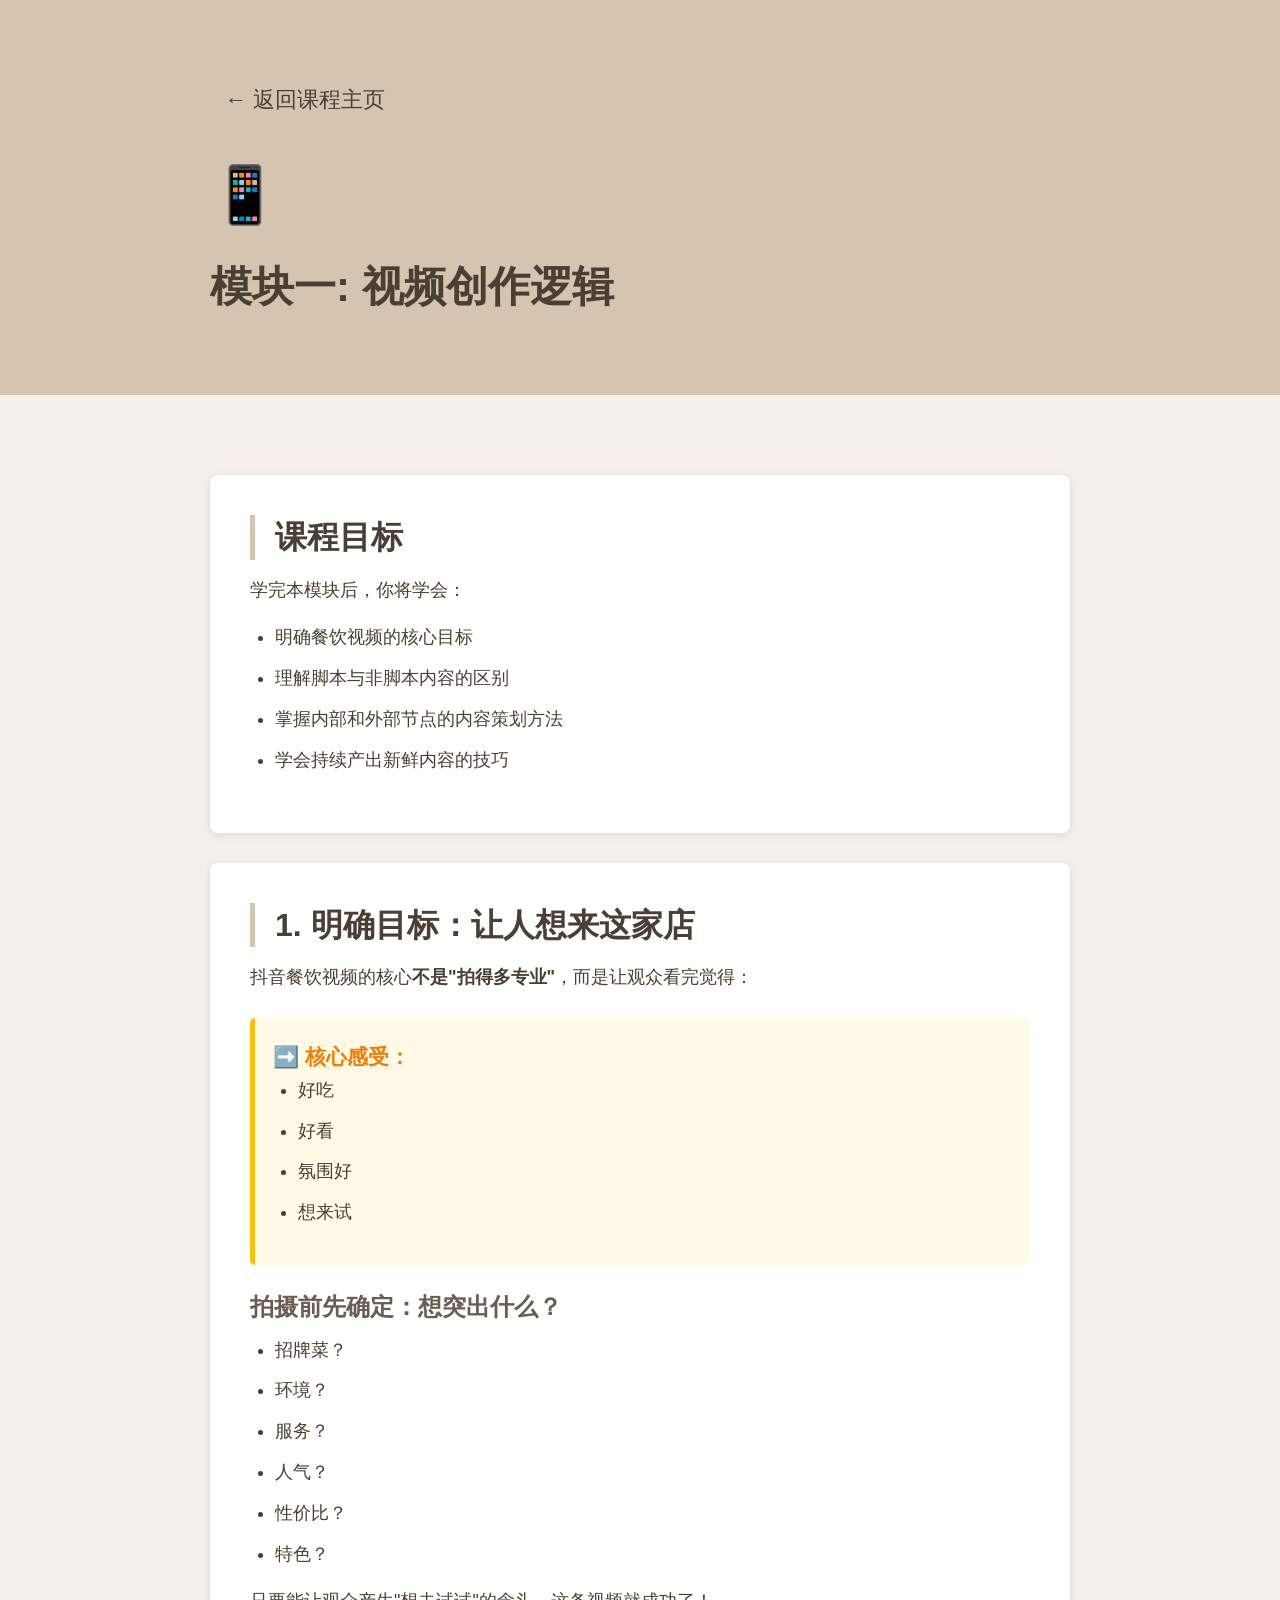
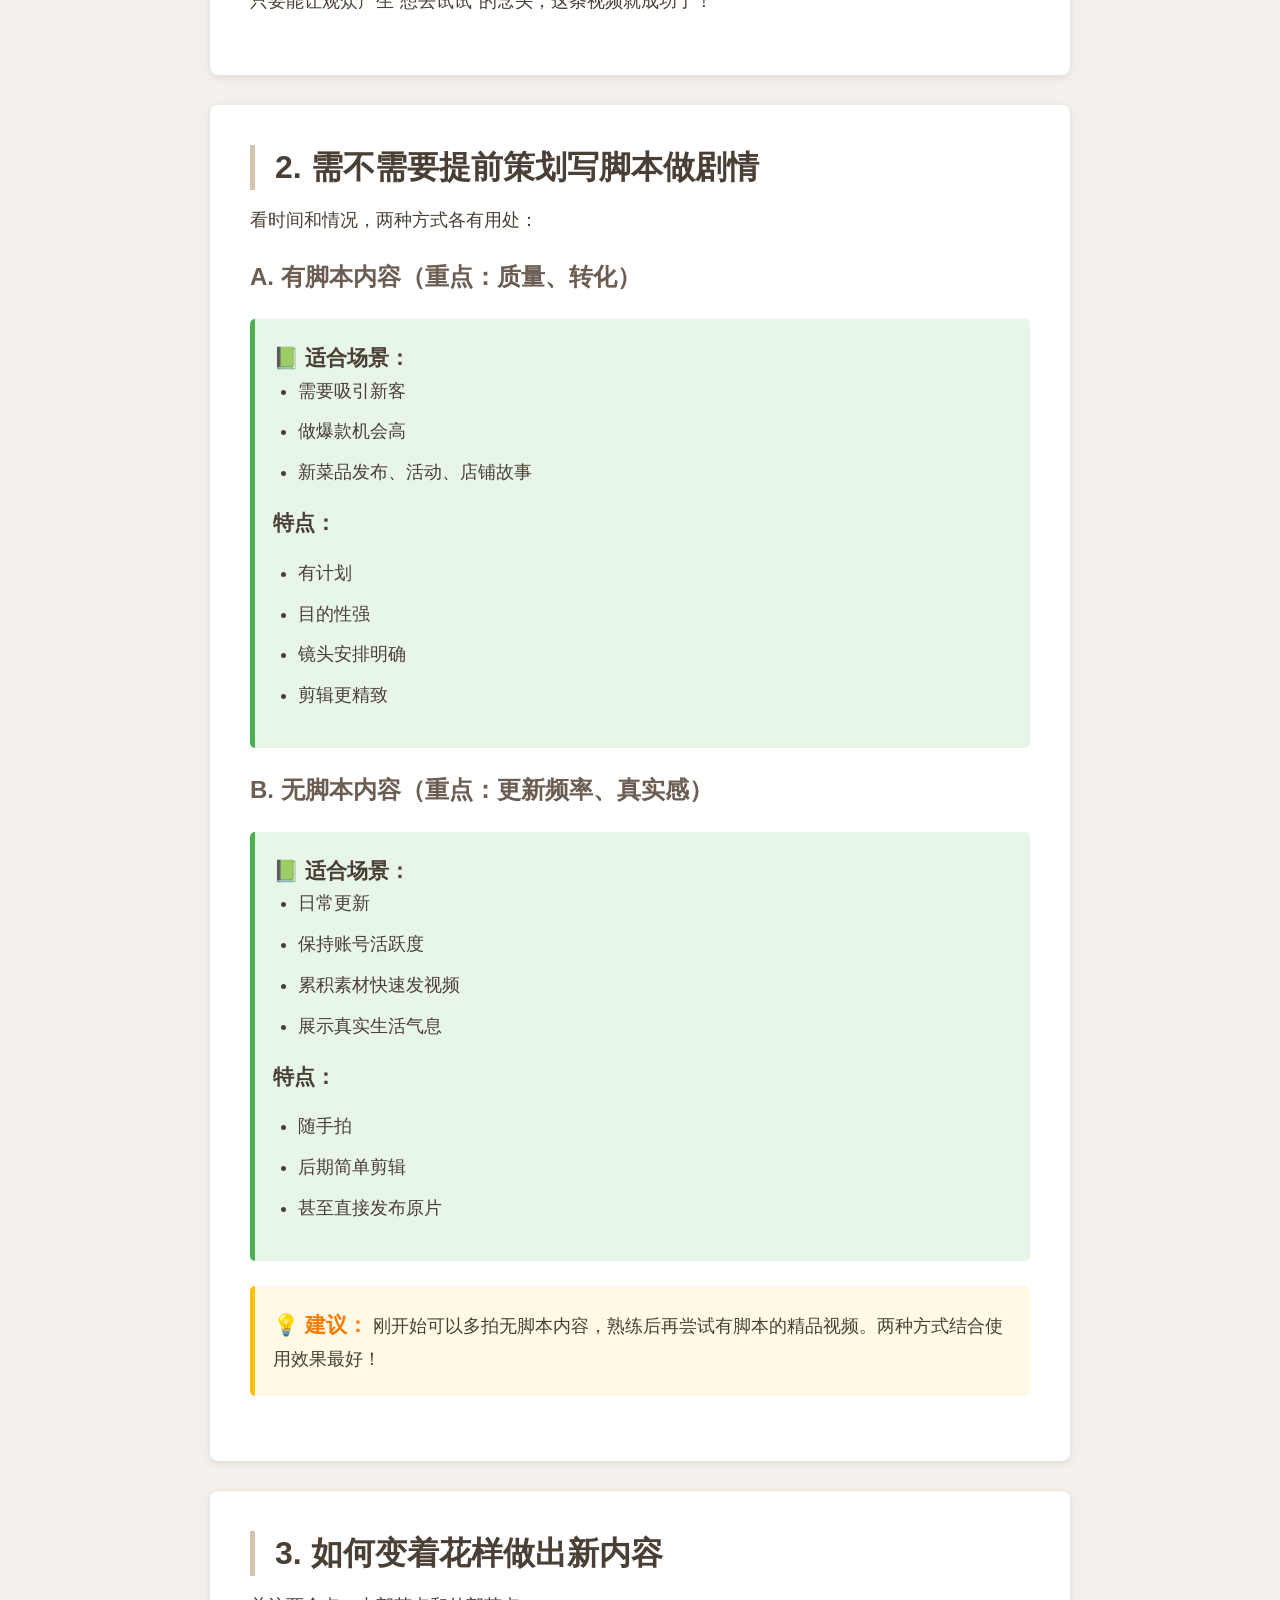
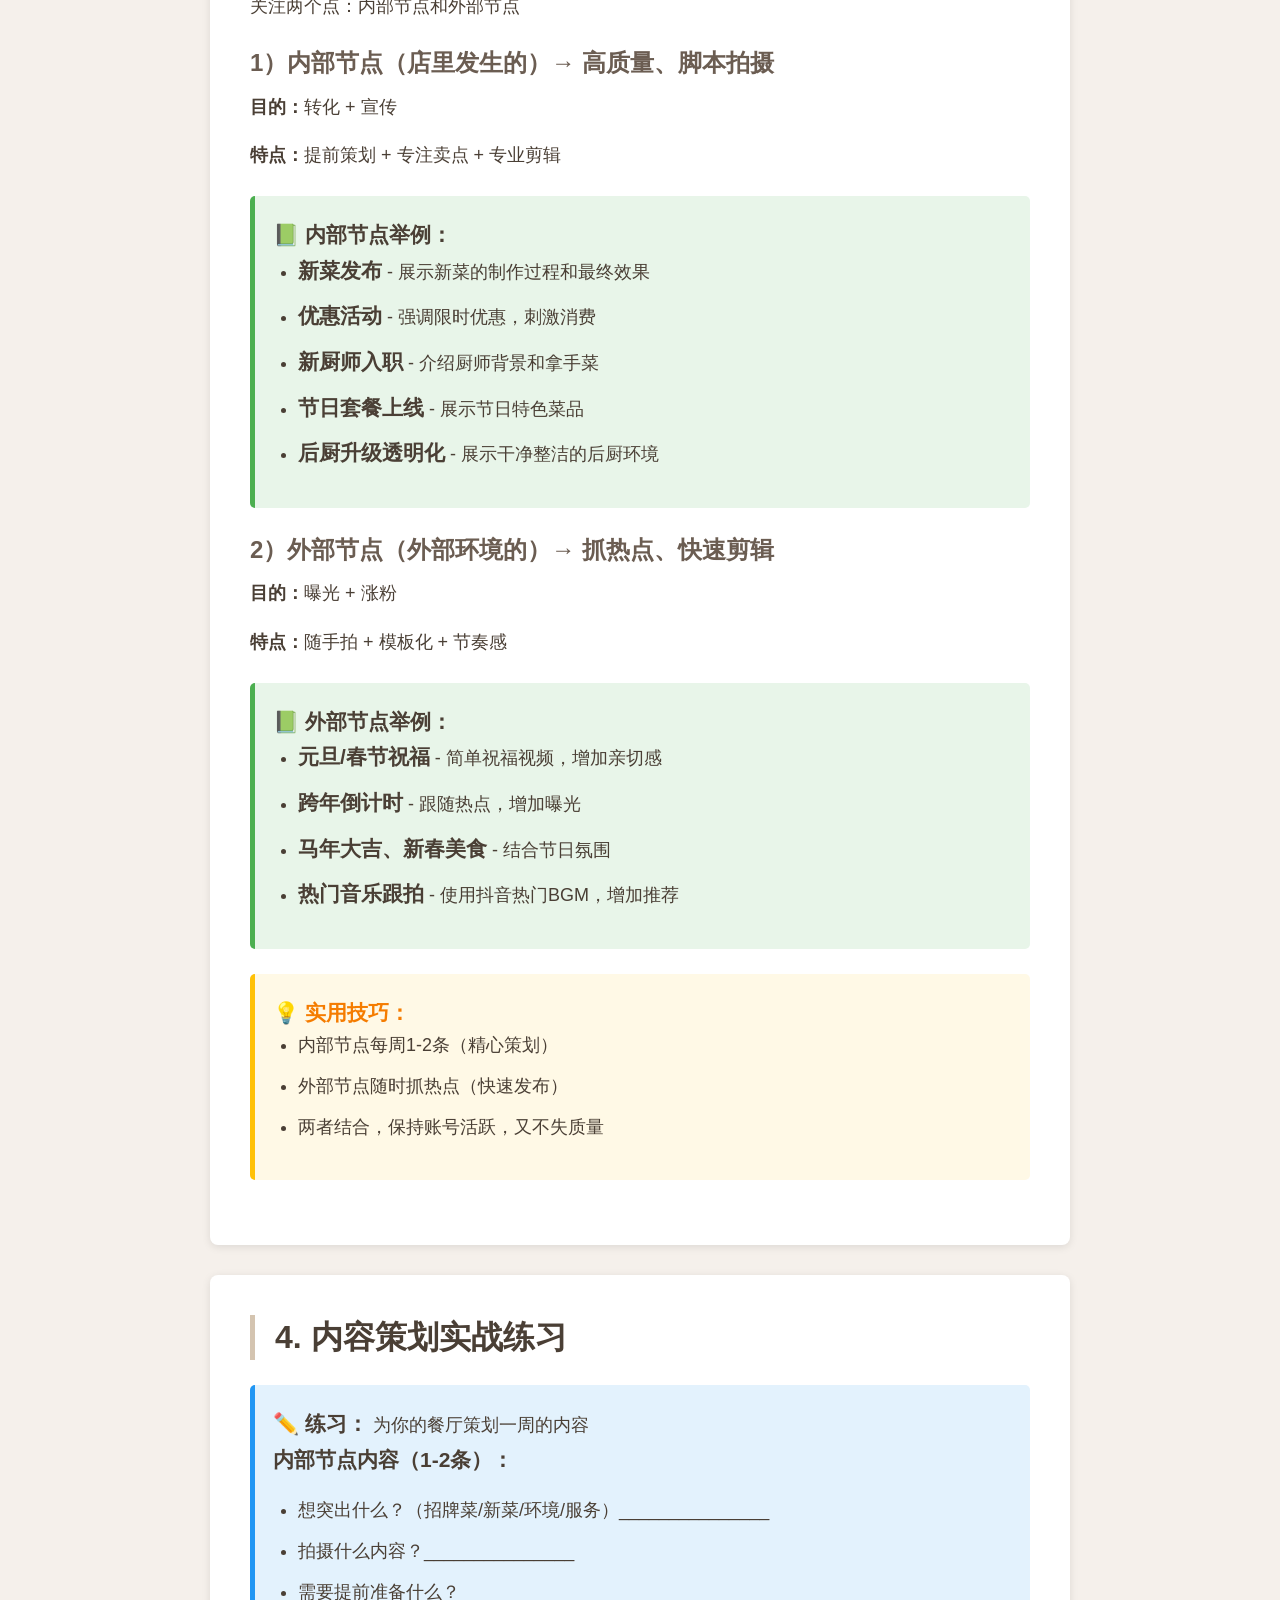
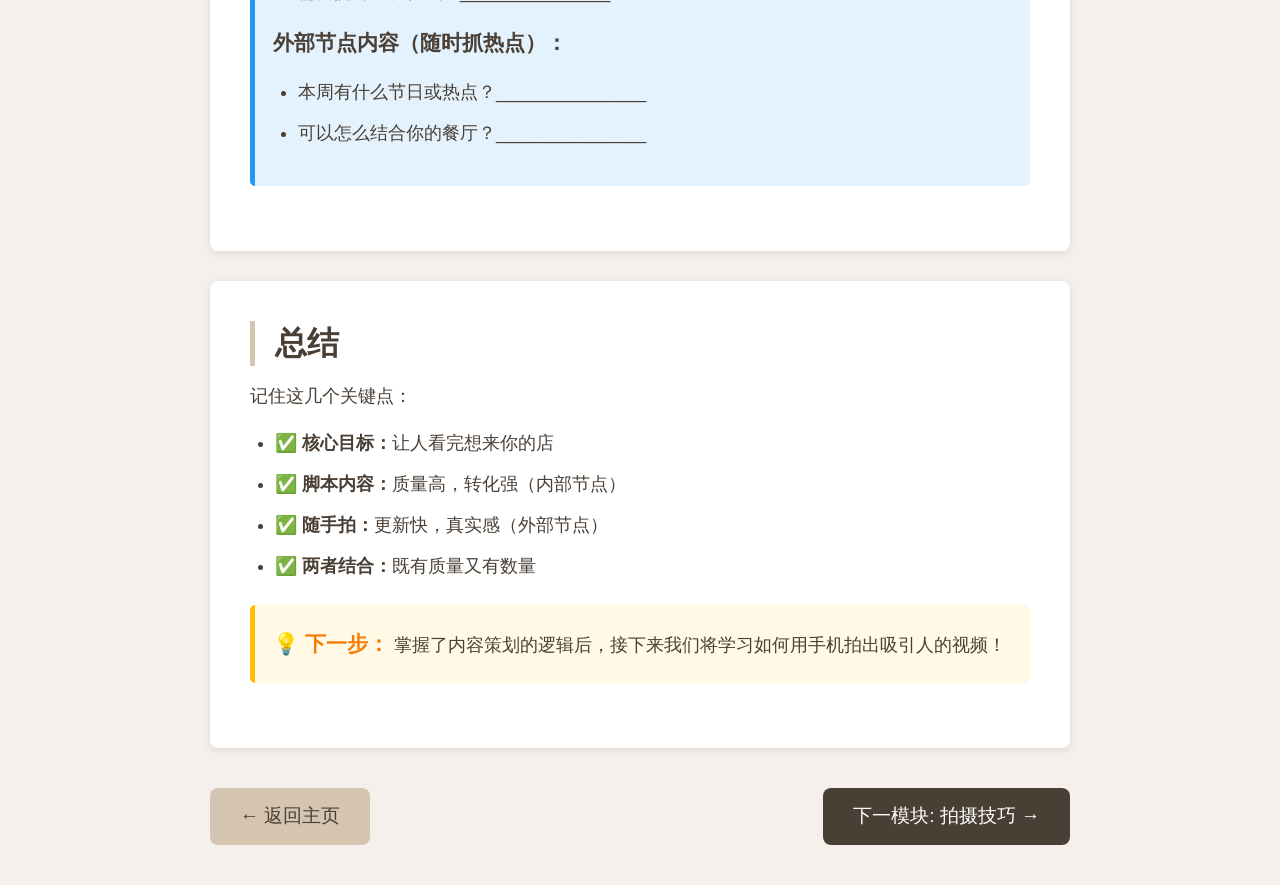
<file: Desktop/视频剪辑教程/module1-creative-logic.html>
<!DOCTYPE html>
<html lang="zh-CN">
<head>
    <meta charset="UTF-8">
    <meta name="viewport" content="width=device-width, initial-scale=1.0">
    <title>视频创作逻辑 - 餐厅宣传视频课程</title>
    <style>
        * {
            margin: 0;
            padding: 0;
            box-sizing: border-box;
        }

        body {
            font-family: "Microsoft YaHei", "Segoe UI", Arial, sans-serif;
            background-color: #f5f0eb;
            color: #4a3f35;
            line-height: 1.8;
            font-size: 20px;
            -webkit-text-size-adjust: 100%;
        }

        .container {
            max-width: 900px;
            margin: 0 auto;
            padding: 20px 15px;
        }

        header {
            background-color: #d4c4b0;
            padding: 25px 15px;
            margin-bottom: 25px;
        }

        .back-link {
            display: inline-block;
            margin-bottom: 15px;
            color: #4a3f35;
            text-decoration: none;
            font-size: 22px;
            padding: 10px 15px;
            min-height: 44px;
            transition: transform 0.2s;
        }

        .back-link:active {
            transform: translateX(-5px);
            background-color: rgba(0,0,0,0.05);
            border-radius: 5px;
        }

        h1 {
            font-size: 32px;
            color: #4a3f35;
            margin-bottom: 10px;
            line-height: 1.3;
        }

        .module-icon {
            font-size: 56px;
            margin-bottom: 15px;
        }

        .content-section {
            background-color: white;
            padding: 25px 20px;
            margin-bottom: 20px;
            border-radius: 8px;
            box-shadow: 0 2px 8px rgba(0,0,0,0.1);
        }

        h2 {
            font-size: 26px;
            color: #4a3f35;
            margin-bottom: 15px;
            border-left: 5px solid #d4c4b0;
            padding-left: 15px;
            line-height: 1.4;
        }

        h3 {
            font-size: 22px;
            color: #6b5d52;
            margin: 25px 0 12px;
            line-height: 1.4;
        }

        p {
            margin-bottom: 18px;
            line-height: 1.7;
        }

        ul, ol {
            margin-left: 25px;
            margin-bottom: 18px;
        }

        li {
            margin-bottom: 12px;
            line-height: 1.6;
        }

        .tip-box, .example-box, .exercise-box {
            border-left: 5px solid #ffc107;
            padding: 20px 18px;
            margin: 25px 0;
            border-radius: 5px;
        }

        .tip-box {
            background-color: #fff9e6;
            border-left-color: #ffc107;
        }

        .tip-box strong {
            color: #f57c00;
            font-size: 21px;
        }

        .example-box {
            background-color: #e8f5e9;
            border-left-color: #4caf50;
        }

        .example-box strong {
            font-size: 21px;
        }

        .exercise-box {
            background-color: #e3f2fd;
            border-left-color: #2196f3;
        }

        .exercise-box strong {
            font-size: 21px;
        }

        .nav-buttons {
            display: flex;
            flex-direction: column;
            gap: 15px;
            margin-top: 40px;
        }

        .btn {
            background-color: #4a3f35;
            color: white;
            padding: 18px 25px;
            text-decoration: none;
            border-radius: 8px;
            font-size: 20px;
            text-align: center;
            display: block;
            min-height: 56px;
            line-height: 1.3;
            transition: background-color 0.3s;
            font-weight: 500;
        }

        .btn:active {
            background-color: #6b5d52;
        }

        .btn-secondary {
            background-color: #d4c4b0;
            color: #4a3f35;
        }

        .btn-secondary:active {
            background-color: #c4b4a0;
        }

        /* Tablet and larger screens */
        @media (min-width: 768px) {
            body {
                font-size: 19px;
            }

            .container {
                padding: 35px 25px;
            }

            header {
                padding: 30px 25px;
                margin-bottom: 35px;
            }

            h1 {
                font-size: 38px;
            }

            h2 {
                font-size: 30px;
                padding-left: 18px;
            }

            h3 {
                font-size: 24px;
            }

            .content-section {
                padding: 35px 30px;
                margin-bottom: 25px;
            }

            .nav-buttons {
                flex-direction: row;
                justify-content: space-between;
                gap: 20px;
            }

            .btn {
                padding: 16px 30px;
                font-size: 19px;
            }
        }

        /* Desktop screens */
        @media (min-width: 1024px) {
            body {
                font-size: 18px;
            }

            .container {
                padding: 40px 20px;
            }

            header {
                padding: 30px 20px;
                margin-bottom: 40px;
            }

            h1 {
                font-size: 42px;
            }

            h2 {
                font-size: 32px;
                padding-left: 20px;
            }

            h3 {
                font-size: 24px;
            }

            .content-section {
                padding: 40px;
                margin-bottom: 30px;
            }

            .back-link:hover {
                transform: translateX(-5px);
            }

            .btn:hover {
                background-color: #6b5d52;
            }

            .btn-secondary:hover {
                background-color: #c4b4a0;
            }
        }
    </style>
</head>
<body>
    <header>
        <div class="container">
            <a href="index.html" class="back-link">← 返回课程主页</a>
            <div class="module-icon">📱</div>
            <h1>模块一: 视频创作逻辑</h1>
        </div>
    </header>

    <div class="container">
        <div class="content-section">
            <h2>课程目标</h2>
            <p>学完本模块后，你将学会：</p>
            <ul>
                <li>明确餐饮视频的核心目标</li>
                <li>理解脚本与非脚本内容的区别</li>
                <li>掌握内部和外部节点的内容策划方法</li>
                <li>学会持续产出新鲜内容的技巧</li>
            </ul>
        </div>

        <div class="content-section">
            <h2>1. 明确目标：让人想来这家店</h2>

            <p>抖音餐饮视频的核心<strong>不是"拍得多专业"</strong>，而是让观众看完觉得：</p>

            <div class="tip-box">
                <strong>➡️ 核心感受：</strong>
                <ul>
                    <li>好吃</li>
                    <li>好看</li>
                    <li>氛围好</li>
                    <li>想来试</li>
                </ul>
            </div>

            <h3>拍摄前先确定：想突出什么？</h3>
            <ul>
                <li>招牌菜？</li>
                <li>环境？</li>
                <li>服务？</li>
                <li>人气？</li>
                <li>性价比？</li>
                <li>特色？</li>
            </ul>

            <p>只要能让观众产生"想去试试"的念头，这条视频就成功了！</p>
        </div>

        <div class="content-section">
            <h2>2. 需不需要提前策划写脚本做剧情</h2>

            <p>看时间和情况，两种方式各有用处：</p>

            <h3>A. 有脚本内容（重点：质量、转化）</h3>

            <div class="example-box">
                <strong>📗 适合场景：</strong>
                <ul>
                    <li>需要吸引新客</li>
                    <li>做爆款机会高</li>
                    <li>新菜品发布、活动、店铺故事</li>
                </ul>

                <p><strong>特点：</strong></p>
                <ul>
                    <li>有计划</li>
                    <li>目的性强</li>
                    <li>镜头安排明确</li>
                    <li>剪辑更精致</li>
                </ul>
            </div>

            <h3>B. 无脚本内容（重点：更新频率、真实感）</h3>

            <div class="example-box">
                <strong>📗 适合场景：</strong>
                <ul>
                    <li>日常更新</li>
                    <li>保持账号活跃度</li>
                    <li>累积素材快速发视频</li>
                    <li>展示真实生活气息</li>
                </ul>

                <p><strong>特点：</strong></p>
                <ul>
                    <li>随手拍</li>
                    <li>后期简单剪辑</li>
                    <li>甚至直接发布原片</li>
                </ul>
            </div>

            <div class="tip-box">
                <strong>💡 建议：</strong> 刚开始可以多拍无脚本内容，熟练后再尝试有脚本的精品视频。两种方式结合使用效果最好！
            </div>
        </div>

        <div class="content-section">
            <h2>3. 如何变着花样做出新内容</h2>

            <p>关注两个点：内部节点和外部节点</p>

            <h3>1）内部节点（店里发生的）→ 高质量、脚本拍摄</h3>

            <p><strong>目的：</strong>转化 + 宣传</p>
            <p><strong>特点：</strong>提前策划 + 专注卖点 + 专业剪辑</p>

            <div class="example-box">
                <strong>📗 内部节点举例：</strong>
                <ul>
                    <li><strong>新菜发布</strong> - 展示新菜的制作过程和最终效果</li>
                    <li><strong>优惠活动</strong> - 强调限时优惠，刺激消费</li>
                    <li><strong>新厨师入职</strong> - 介绍厨师背景和拿手菜</li>
                    <li><strong>节日套餐上线</strong> - 展示节日特色菜品</li>
                    <li><strong>后厨升级透明化</strong> - 展示干净整洁的后厨环境</li>
                </ul>
            </div>

            <h3>2）外部节点（外部环境的）→ 抓热点、快速剪辑</h3>

            <p><strong>目的：</strong>曝光 + 涨粉</p>
            <p><strong>特点：</strong>随手拍 + 模板化 + 节奏感</p>

            <div class="example-box">
                <strong>📗 外部节点举例：</strong>
                <ul>
                    <li><strong>元旦/春节祝福</strong> - 简单祝福视频，增加亲切感</li>
                    <li><strong>跨年倒计时</strong> - 跟随热点，增加曝光</li>
                    <li><strong>马年大吉、新春美食</strong> - 结合节日氛围</li>
                    <li><strong>热门音乐跟拍</strong> - 使用抖音热门BGM，增加推荐</li>
                </ul>
            </div>

            <div class="tip-box">
                <strong>💡 实用技巧：</strong>
                <ul>
                    <li>内部节点每周1-2条（精心策划）</li>
                    <li>外部节点随时抓热点（快速发布）</li>
                    <li>两者结合，保持账号活跃，又不失质量</li>
                </ul>
            </div>
        </div>

        <div class="content-section">
            <h2>4. 内容策划实战练习</h2>

            <div class="exercise-box">
                <strong>✏️ 练习：</strong> 为你的餐厅策划一周的内容

                <p><strong>内部节点内容（1-2条）：</strong></p>
                <ul>
                    <li>想突出什么？（招牌菜/新菜/环境/服务）_______________</li>
                    <li>拍摄什么内容？_______________</li>
                    <li>需要提前准备什么？_______________</li>
                </ul>

                <p><strong>外部节点内容（随时抓热点）：</strong></p>
                <ul>
                    <li>本周有什么节日或热点？_______________</li>
                    <li>可以怎么结合你的餐厅？_______________</li>
                </ul>
            </div>
        </div>

        <div class="content-section">
            <h2>总结</h2>
            <p>记住这几个关键点：</p>
            <ul>
                <li>✅ <strong>核心目标：</strong>让人看完想来你的店</li>
                <li>✅ <strong>脚本内容：</strong>质量高，转化强（内部节点）</li>
                <li>✅ <strong>随手拍：</strong>更新快，真实感（外部节点）</li>
                <li>✅ <strong>两者结合：</strong>既有质量又有数量</li>
            </ul>

            <div class="tip-box">
                <strong>💡 下一步：</strong> 掌握了内容策划的逻辑后，接下来我们将学习如何用手机拍出吸引人的视频！
            </div>
        </div>

        <div class="nav-buttons">
            <a href="index.html" class="btn btn-secondary">← 返回主页</a>
            <a href="module2-shooting-tips.html" class="btn">下一模块: 拍摄技巧 →</a>
        </div>
    </div>
</body>
</html>
</file>
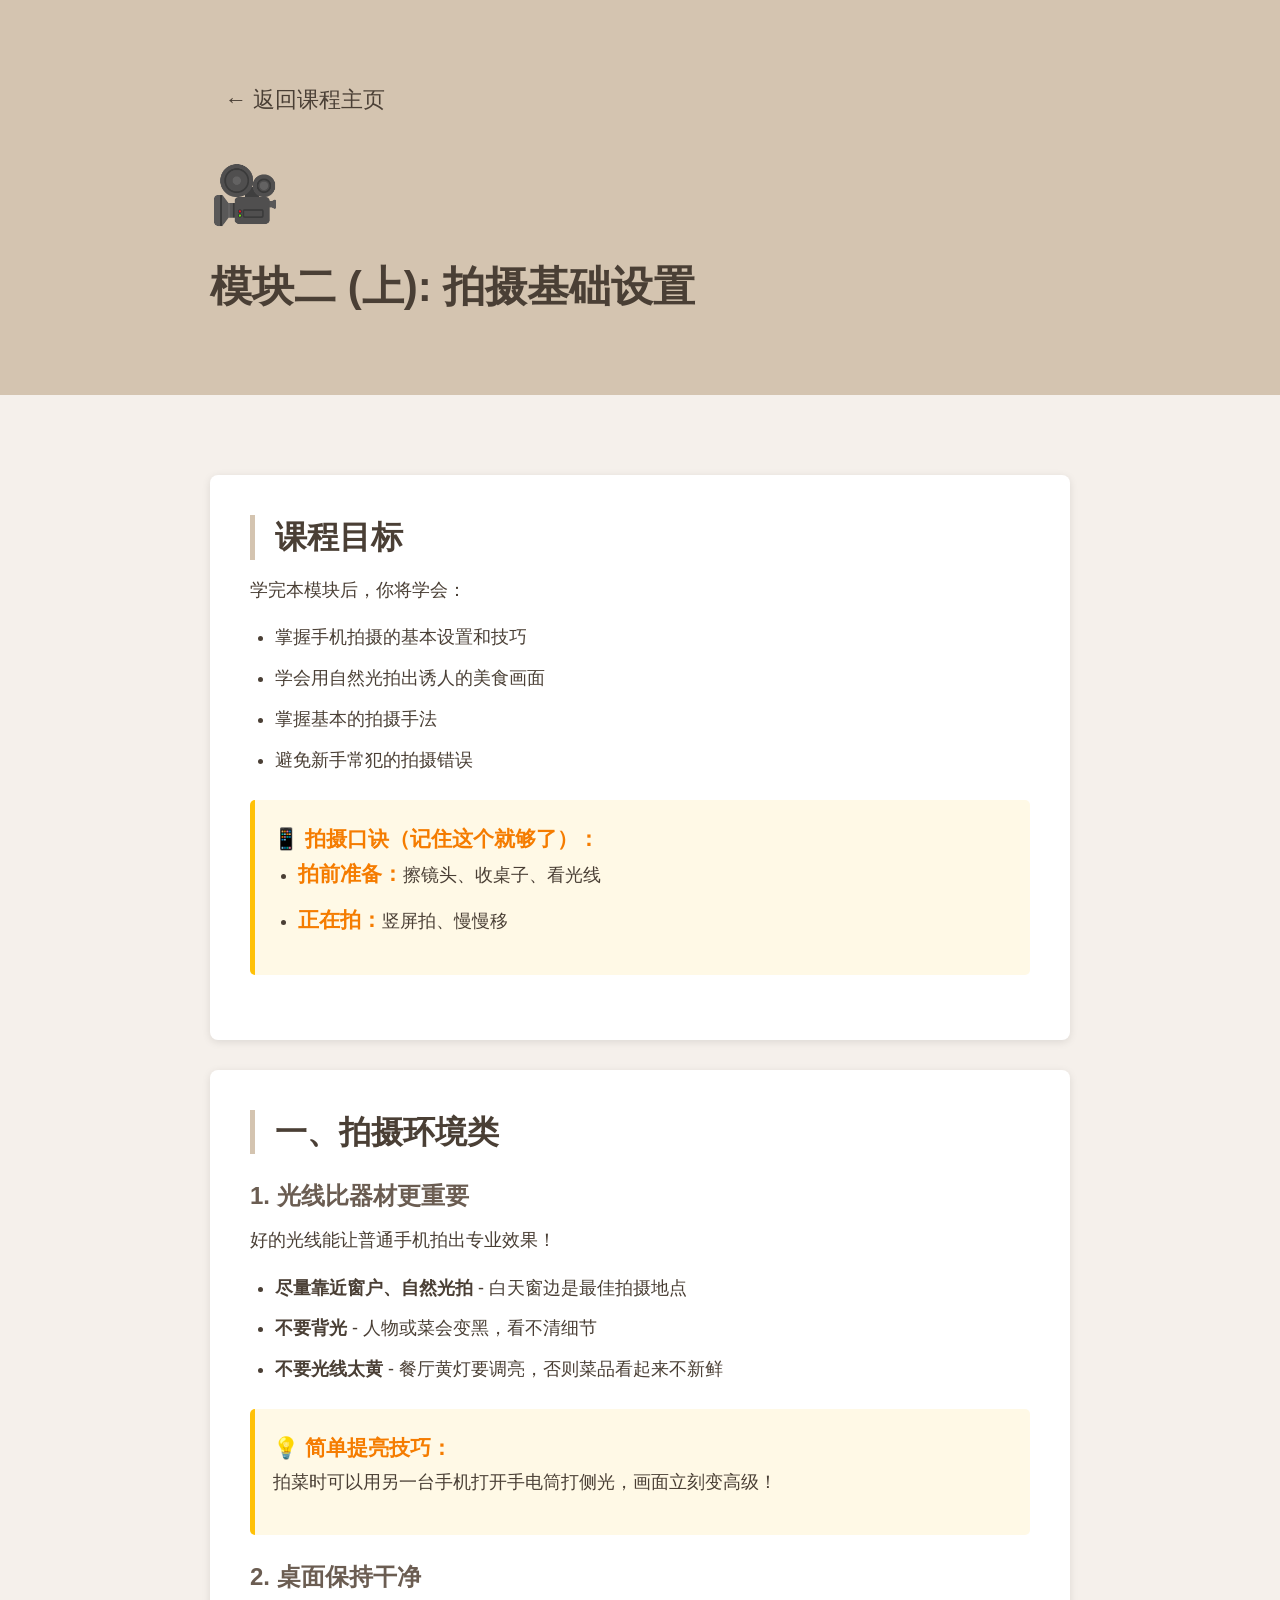
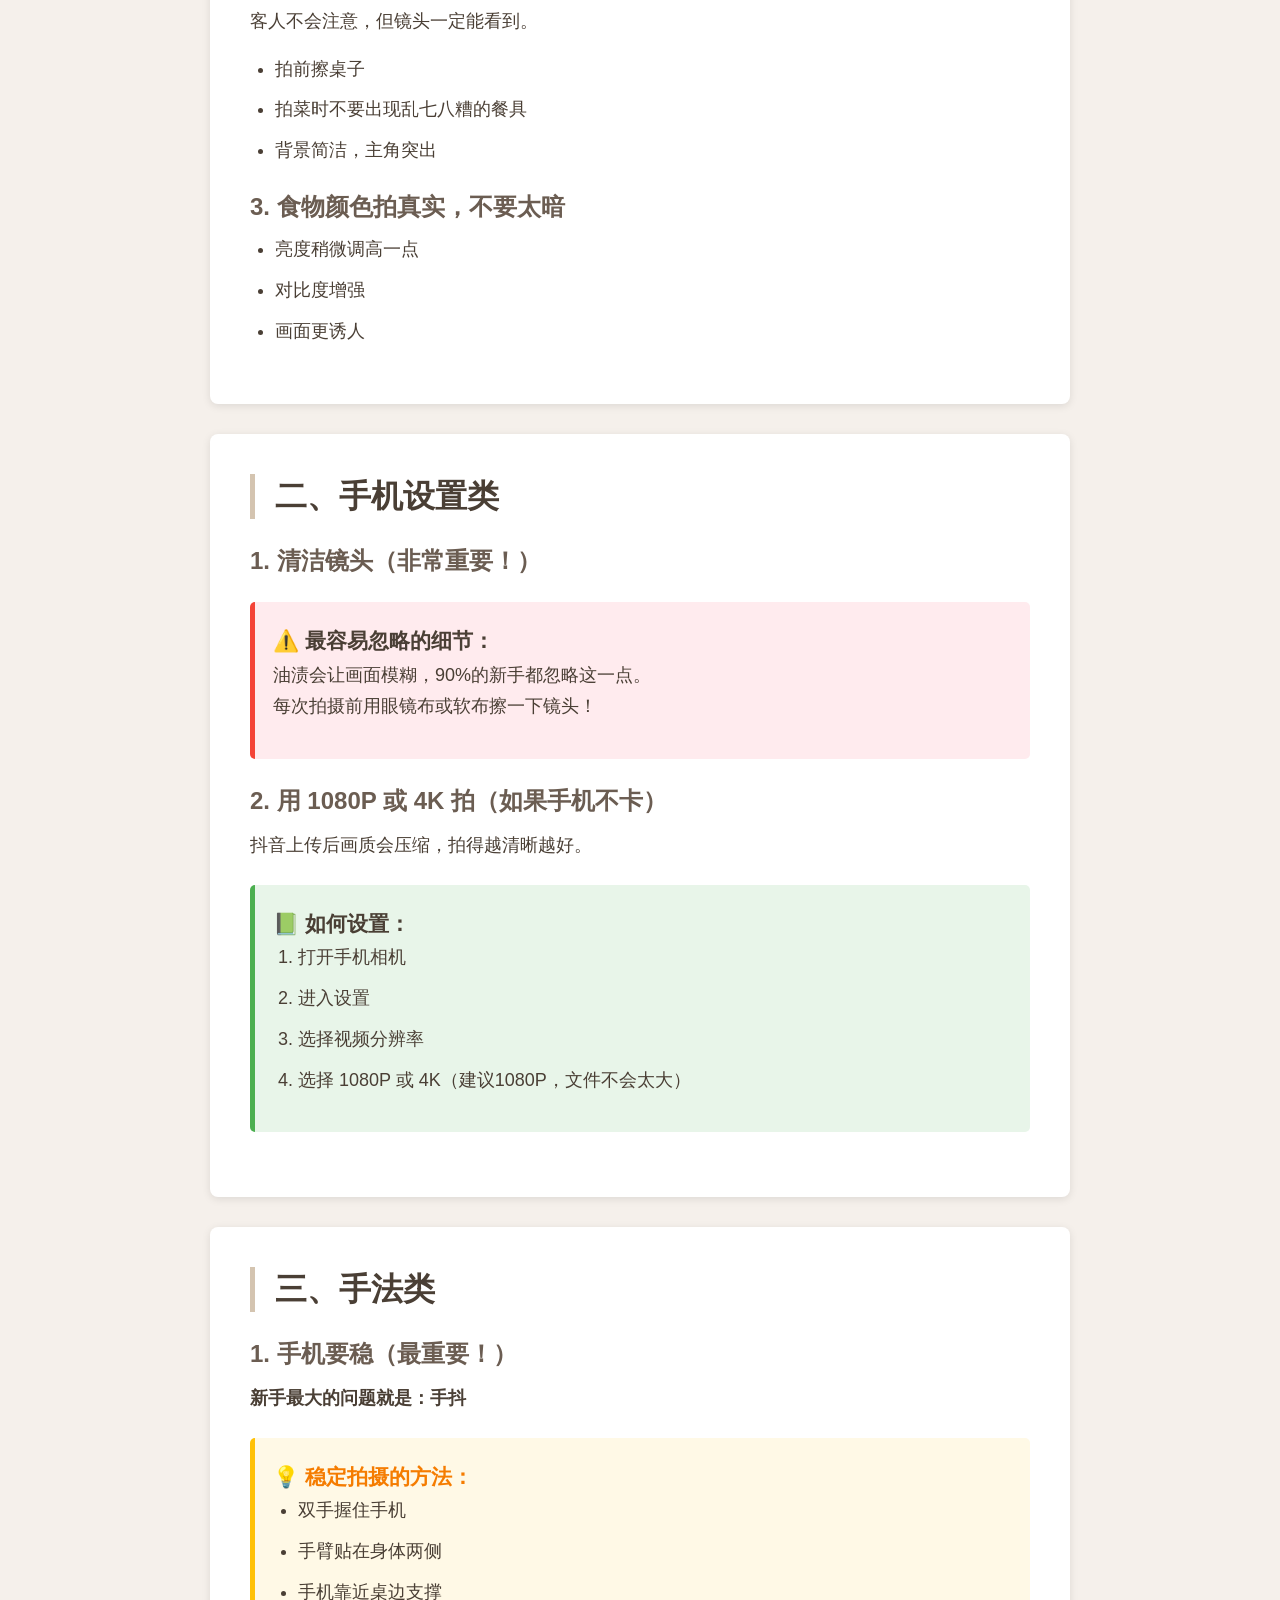
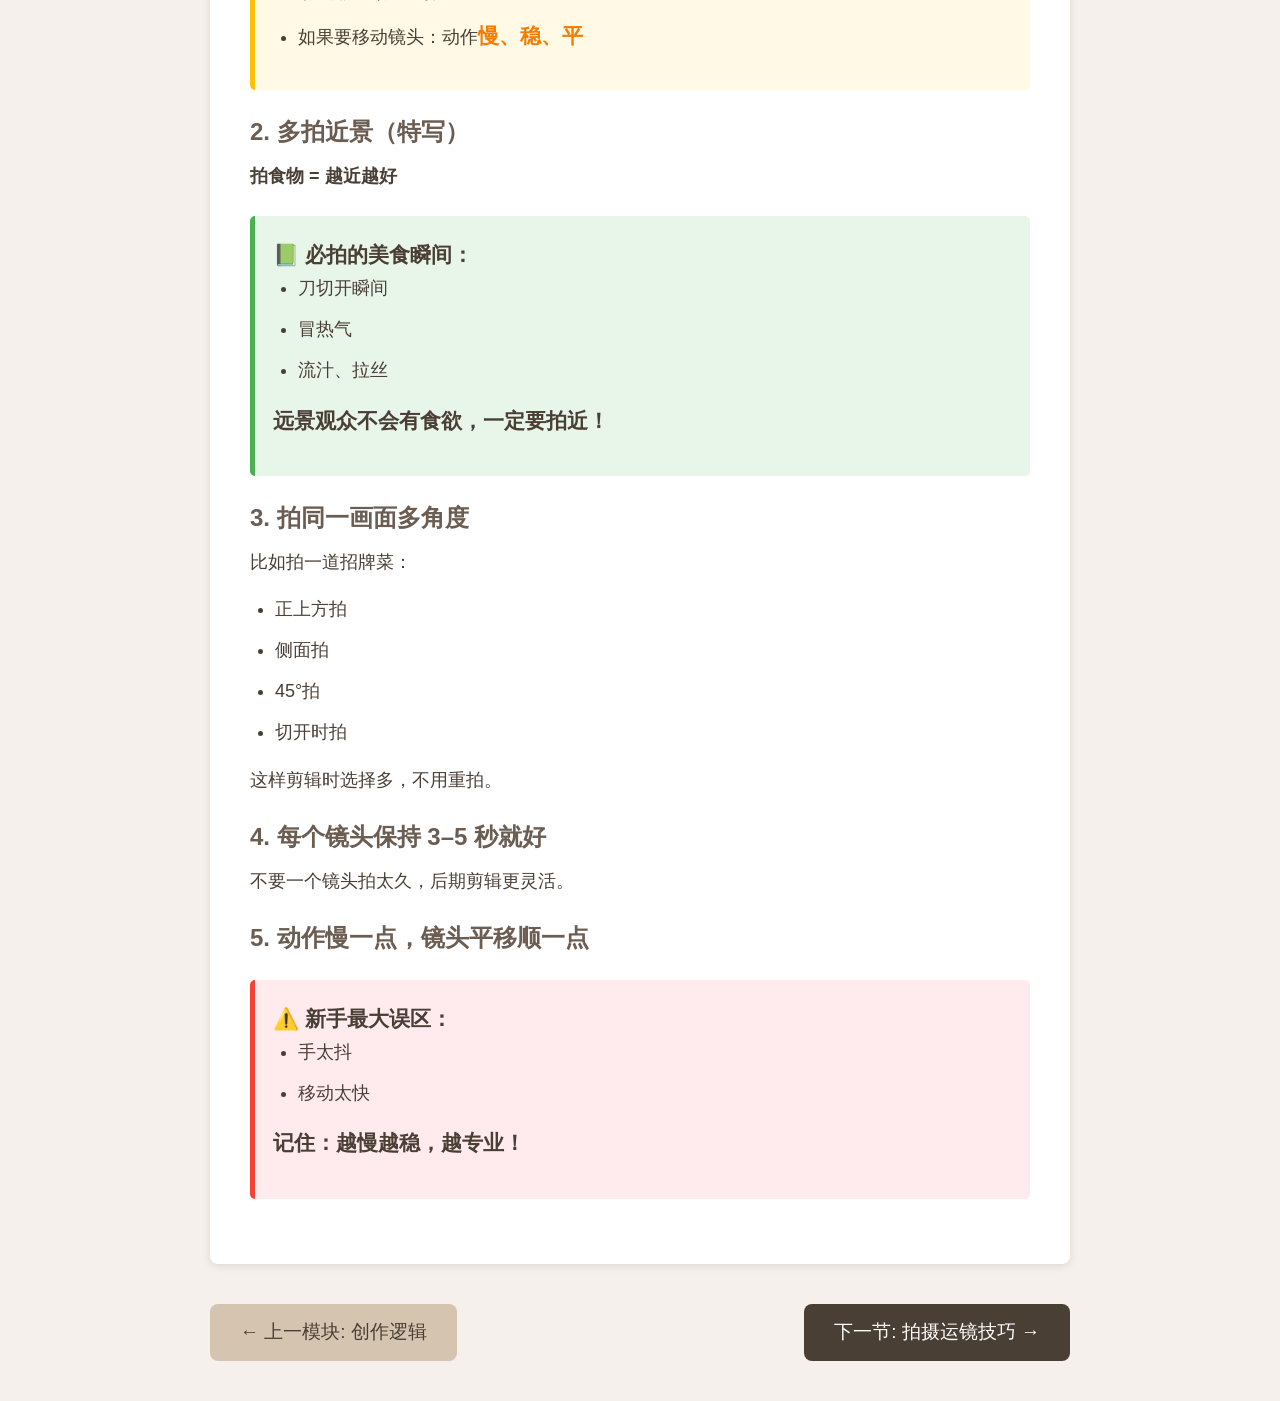
<file: Desktop/视频剪辑教程/module2-shooting-tips-part1.html>
<!DOCTYPE html>
<html lang="zh-CN">
<head>
    <meta charset="UTF-8">
    <meta name="viewport" content="width=device-width, initial-scale=1.0">
    <title>拍摄基础设置 - 餐厅宣传视频课程</title>
    <style>
        * {
            margin: 0;
            padding: 0;
            box-sizing: border-box;
        }

        body {
            font-family: "Microsoft YaHei", "Segoe UI", Arial, sans-serif;
            background-color: #f5f0eb;
            color: #4a3f35;
            line-height: 1.8;
            font-size: 20px;
            -webkit-text-size-adjust: 100%;
        }

        .container {
            max-width: 900px;
            margin: 0 auto;
            padding: 20px 15px;
        }

        header {
            background-color: #d4c4b0;
            padding: 25px 15px;
            margin-bottom: 25px;
        }

        .back-link {
            display: inline-block;
            margin-bottom: 15px;
            color: #4a3f35;
            text-decoration: none;
            font-size: 22px;
            padding: 10px 15px;
            min-height: 44px;
            transition: transform 0.2s;
        }

        .back-link:active {
            transform: translateX(-5px);
            background-color: rgba(0,0,0,0.05);
            border-radius: 5px;
        }

        h1 {
            font-size: 32px;
            color: #4a3f35;
            margin-bottom: 10px;
            line-height: 1.3;
        }

        .module-icon {
            font-size: 56px;
            margin-bottom: 15px;
        }

        .content-section {
            background-color: white;
            padding: 25px 20px;
            margin-bottom: 20px;
            border-radius: 8px;
            box-shadow: 0 2px 8px rgba(0,0,0,0.1);
        }

        h2 {
            font-size: 26px;
            color: #4a3f35;
            margin-bottom: 15px;
            border-left: 5px solid #d4c4b0;
            padding-left: 15px;
            line-height: 1.4;
        }

        h3 {
            font-size: 22px;
            color: #6b5d52;
            margin: 25px 0 12px;
            line-height: 1.4;
        }

        p {
            margin-bottom: 18px;
            line-height: 1.7;
        }

        ul, ol {
            margin-left: 25px;
            margin-bottom: 18px;
        }

        li {
            margin-bottom: 12px;
            line-height: 1.6;
        }

        .tip-box, .example-box, .warning-box {
            border-left: 5px solid #ffc107;
            padding: 20px 18px;
            margin: 25px 0;
            border-radius: 5px;
        }

        .tip-box {
            background-color: #fff9e6;
            border-left-color: #ffc107;
        }

        .tip-box strong {
            color: #f57c00;
            font-size: 21px;
        }

        .example-box {
            background-color: #e8f5e9;
            border-left-color: #4caf50;
        }

        .example-box strong {
            font-size: 21px;
        }

        .warning-box {
            background-color: #ffebee;
            border-left-color: #f44336;
        }

        .warning-box strong {
            font-size: 21px;
        }

        .nav-buttons {
            display: flex;
            flex-direction: column;
            gap: 15px;
            margin-top: 40px;
        }

        .btn {
            background-color: #4a3f35;
            color: white;
            padding: 18px 25px;
            text-decoration: none;
            border-radius: 8px;
            font-size: 20px;
            text-align: center;
            display: block;
            min-height: 56px;
            line-height: 1.3;
            transition: background-color 0.3s;
            font-weight: 500;
        }

        .btn:active {
            background-color: #6b5d52;
        }

        .btn-secondary {
            background-color: #d4c4b0;
            color: #4a3f35;
        }

        .btn-secondary:active {
            background-color: #c4b4a0;
        }

        /* Tablet and larger screens */
        @media (min-width: 768px) {
            body {
                font-size: 19px;
            }

            .container {
                padding: 35px 25px;
            }

            header {
                padding: 30px 25px;
                margin-bottom: 35px;
            }

            h1 {
                font-size: 38px;
            }

            h2 {
                font-size: 30px;
                padding-left: 18px;
            }

            h3 {
                font-size: 24px;
            }

            .content-section {
                padding: 35px 30px;
                margin-bottom: 25px;
            }

            .nav-buttons {
                flex-direction: row;
                justify-content: space-between;
                gap: 20px;
            }

            .btn {
                padding: 16px 30px;
                font-size: 19px;
            }
        }

        /* Desktop screens */
        @media (min-width: 1024px) {
            body {
                font-size: 18px;
            }

            .container {
                padding: 40px 20px;
            }

            header {
                padding: 30px 20px;
                margin-bottom: 40px;
            }

            h1 {
                font-size: 42px;
            }

            h2 {
                font-size: 32px;
                padding-left: 20px;
            }

            h3 {
                font-size: 24px;
            }

            .content-section {
                padding: 40px;
                margin-bottom: 30px;
            }

            .back-link:hover {
                transform: translateX(-5px);
            }

            .btn:hover {
                background-color: #6b5d52;
            }

            .btn-secondary:hover {
                background-color: #c4b4a0;
            }
        }
    </style>
</head>
<body>
    <header>
        <div class="container">
            <a href="index.html" class="back-link">← 返回课程主页</a>
            <div class="module-icon">🎥</div>
            <h1>模块二 (上): 拍摄基础设置</h1>
        </div>
    </header>

    <div class="container">
        <div class="content-section">
            <h2>课程目标</h2>
            <p>学完本模块后，你将学会：</p>
            <ul>
                <li>掌握手机拍摄的基本设置和技巧</li>
                <li>学会用自然光拍出诱人的美食画面</li>
                <li>掌握基本的拍摄手法</li>
                <li>避免新手常犯的拍摄错误</li>
            </ul>

            <div class="tip-box">
                <strong>📱 拍摄口诀（记住这个就够了）：</strong>
                <ul>
                    <li><strong>拍前准备：</strong>擦镜头、收桌子、看光线</li>
                    <li><strong>正在拍：</strong>竖屏拍、慢慢移</li>
                </ul>
            </div>
        </div>

        <div class="content-section">
            <h2>一、拍摄环境类</h2>

            <h3>1. 光线比器材更重要</h3>
            <p>好的光线能让普通手机拍出专业效果！</p>

            <ul>
                <li><strong>尽量靠近窗户、自然光拍</strong> - 白天窗边是最佳拍摄地点</li>
                <li><strong>不要背光</strong> - 人物或菜会变黑，看不清细节</li>
                <li><strong>不要光线太黄</strong> - 餐厅黄灯要调亮，否则菜品看起来不新鲜</li>
            </ul>

            <div class="tip-box">
                <strong>💡 简单提亮技巧：</strong>
                <p>拍菜时可以用另一台手机打开手电筒打侧光，画面立刻变高级！</p>
            </div>

            <h3>2. 桌面保持干净</h3>
            <p>客人不会注意，但镜头一定能看到。</p>
            <ul>
                <li>拍前擦桌子</li>
                <li>拍菜时不要出现乱七八糟的餐具</li>
                <li>背景简洁，主角突出</li>
            </ul>

            <h3>3. 食物颜色拍真实，不要太暗</h3>
            <ul>
                <li>亮度稍微调高一点</li>
                <li>对比度增强</li>
                <li>画面更诱人</li>
            </ul>
        </div>

        <div class="content-section">
            <h2>二、手机设置类</h2>

            <h3>1. 清洁镜头（非常重要！）</h3>
            <div class="warning-box">
                <strong>⚠️ 最容易忽略的细节：</strong>
                <p>油渍会让画面模糊，90%的新手都忽略这一点。<br>
                每次拍摄前用眼镜布或软布擦一下镜头！</p>
            </div>

            <h3>2. 用 1080P 或 4K 拍（如果手机不卡）</h3>
            <p>抖音上传后画质会压缩，拍得越清晰越好。</p>

            <div class="example-box">
                <strong>📗 如何设置：</strong>
                <ol>
                    <li>打开手机相机</li>
                    <li>进入设置</li>
                    <li>选择视频分辨率</li>
                    <li>选择 1080P 或 4K（建议1080P，文件不会太大）</li>
                </ol>
            </div>
        </div>

        <div class="content-section">
            <h2>三、手法类</h2>

            <h3>1. 手机要稳（最重要！）</h3>
            <p><strong>新手最大的问题就是：手抖</strong></p>

            <div class="tip-box">
                <strong>💡 稳定拍摄的方法：</strong>
                <ul>
                    <li>双手握住手机</li>
                    <li>手臂贴在身体两侧</li>
                    <li>手机靠近桌边支撑</li>
                    <li>如果要移动镜头：动作<strong>慢、稳、平</strong></li>
                </ul>
            </div>

            <h3>2. 多拍近景（特写）</h3>
            <p><strong>拍食物 = 越近越好</strong></p>

            <div class="example-box">
                <strong>📗 必拍的美食瞬间：</strong>
                <ul>
                    <li>刀切开瞬间</li>
                    <li>冒热气</li>
                    <li>流汁、拉丝</li>
                </ul>
                <p><strong>远景观众不会有食欲，一定要拍近！</strong></p>
            </div>

            <h3>3. 拍同一画面多角度</h3>
            <p>比如拍一道招牌菜：</p>
            <ul>
                <li>正上方拍</li>
                <li>侧面拍</li>
                <li>45°拍</li>
                <li>切开时拍</li>
            </ul>
            <p>这样剪辑时选择多，不用重拍。</p>

            <h3>4. 每个镜头保持 3–5 秒就好</h3>
            <p>不要一个镜头拍太久，后期剪辑更灵活。</p>

            <h3>5. 动作慢一点，镜头平移顺一点</h3>
            <div class="warning-box">
                <strong>⚠️ 新手最大误区：</strong>
                <ul>
                    <li>手太抖</li>
                    <li>移动太快</li>
                </ul>
                <p><strong>记住：越慢越稳，越专业！</strong></p>
            </div>
        </div>

        <div class="nav-buttons">
            <a href="module1-creative-logic.html" class="btn btn-secondary">← 上一模块: 创作逻辑</a>
            <a href="module2-shooting-tips-part2.html" class="btn">下一节: 拍摄运镜技巧 →</a>
        </div>
    </div>
</body>
</html>
</file>
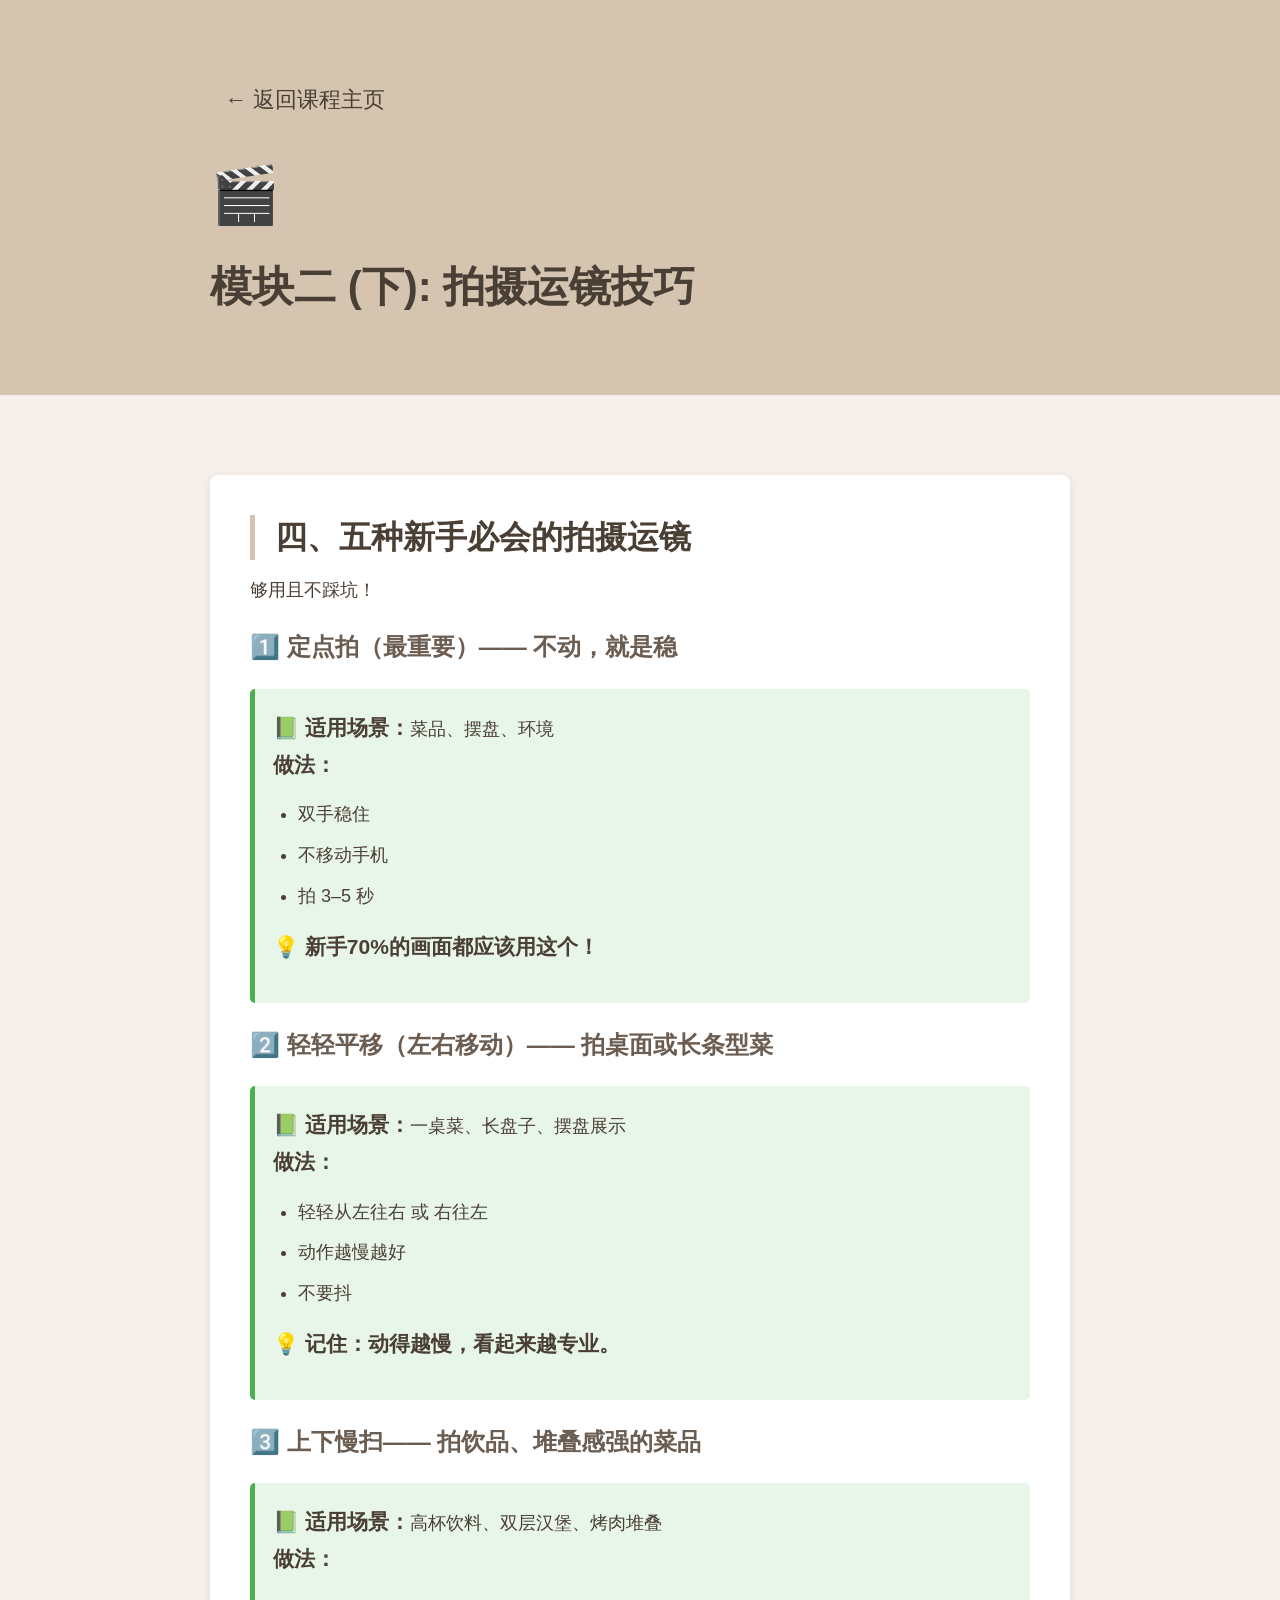
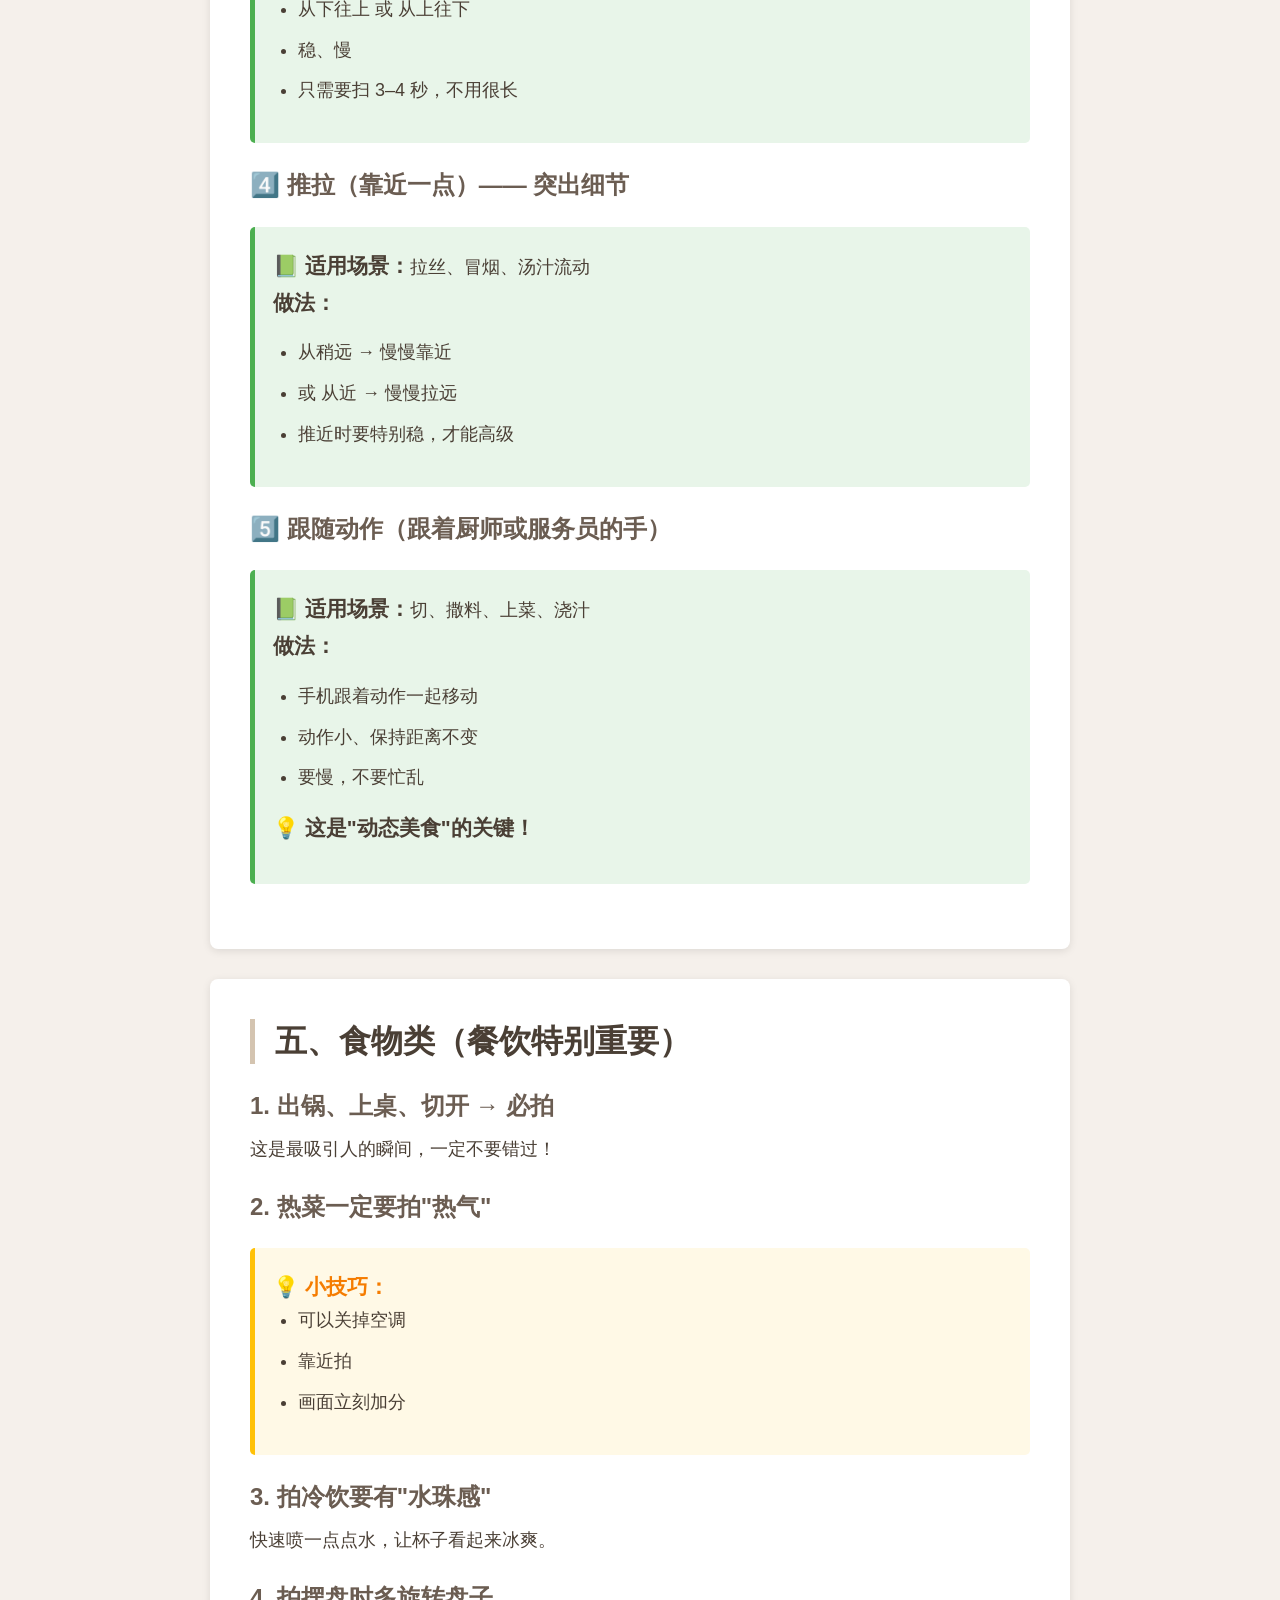
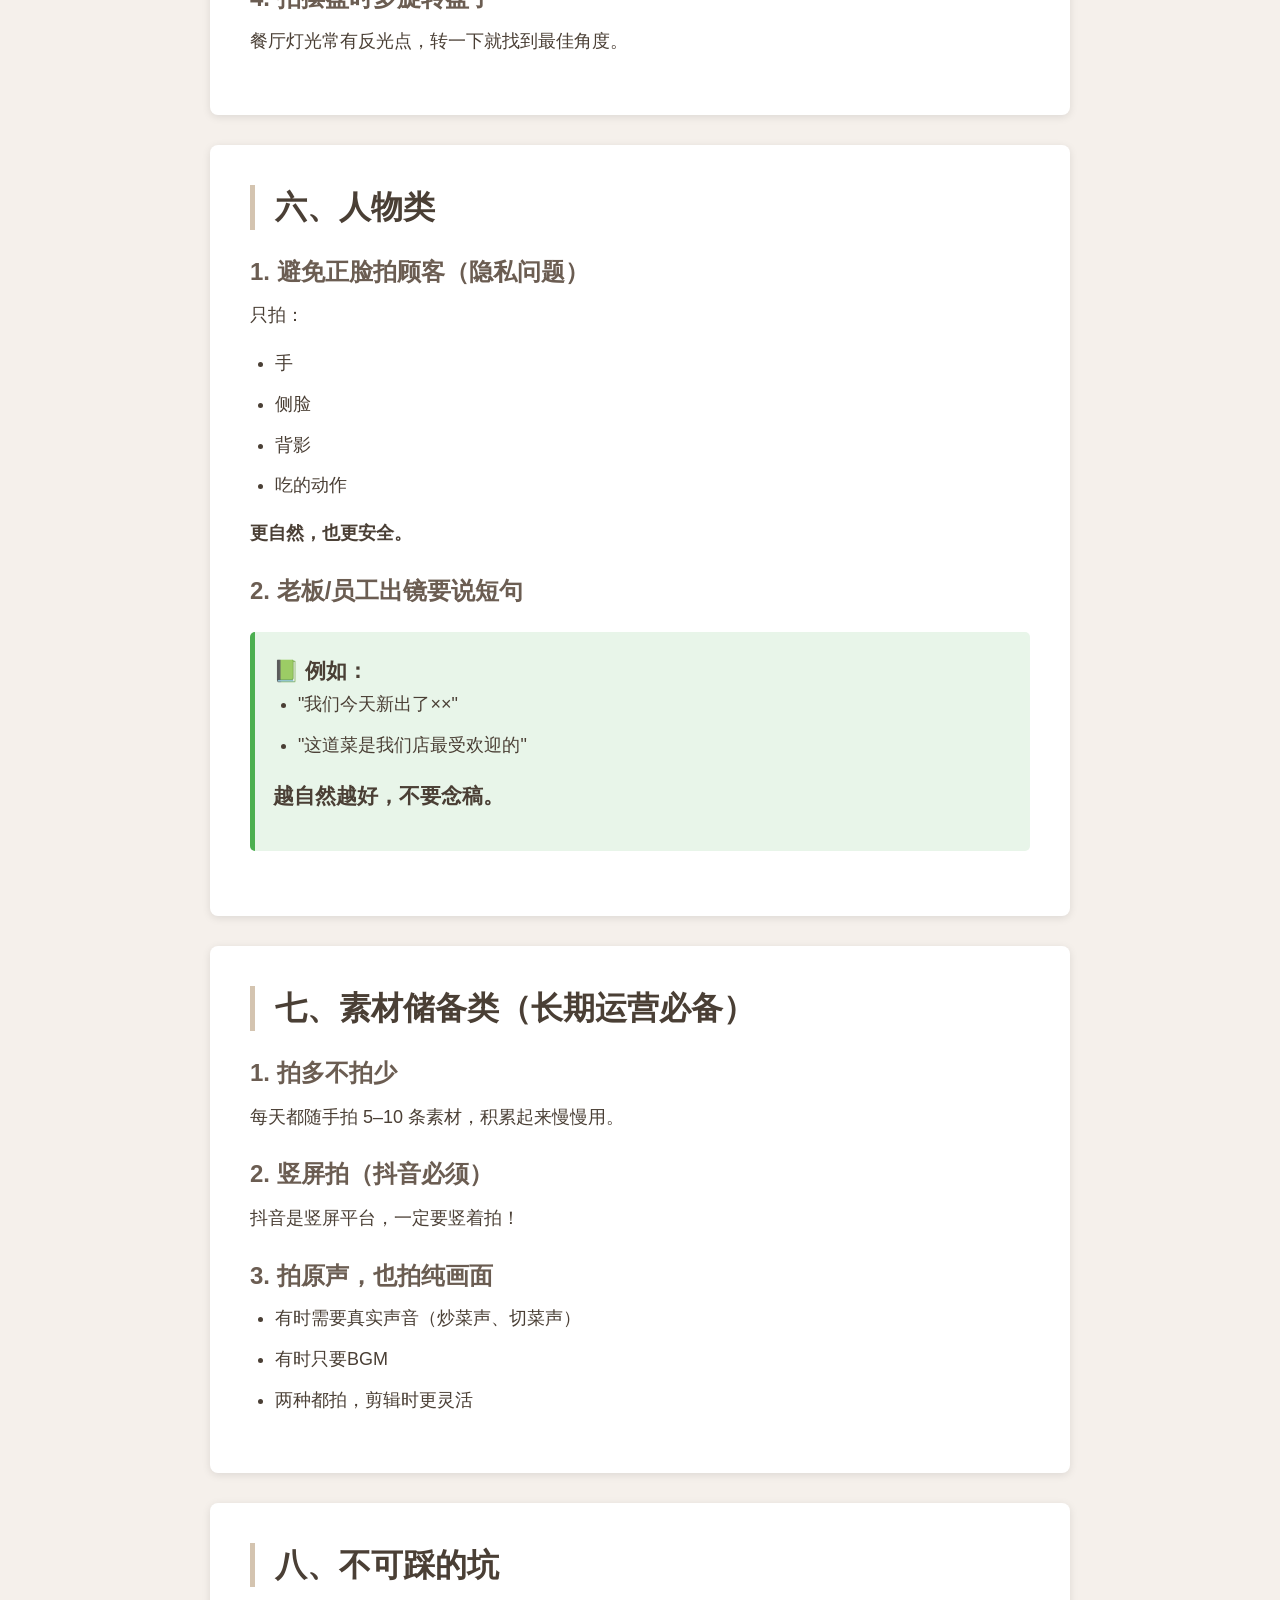
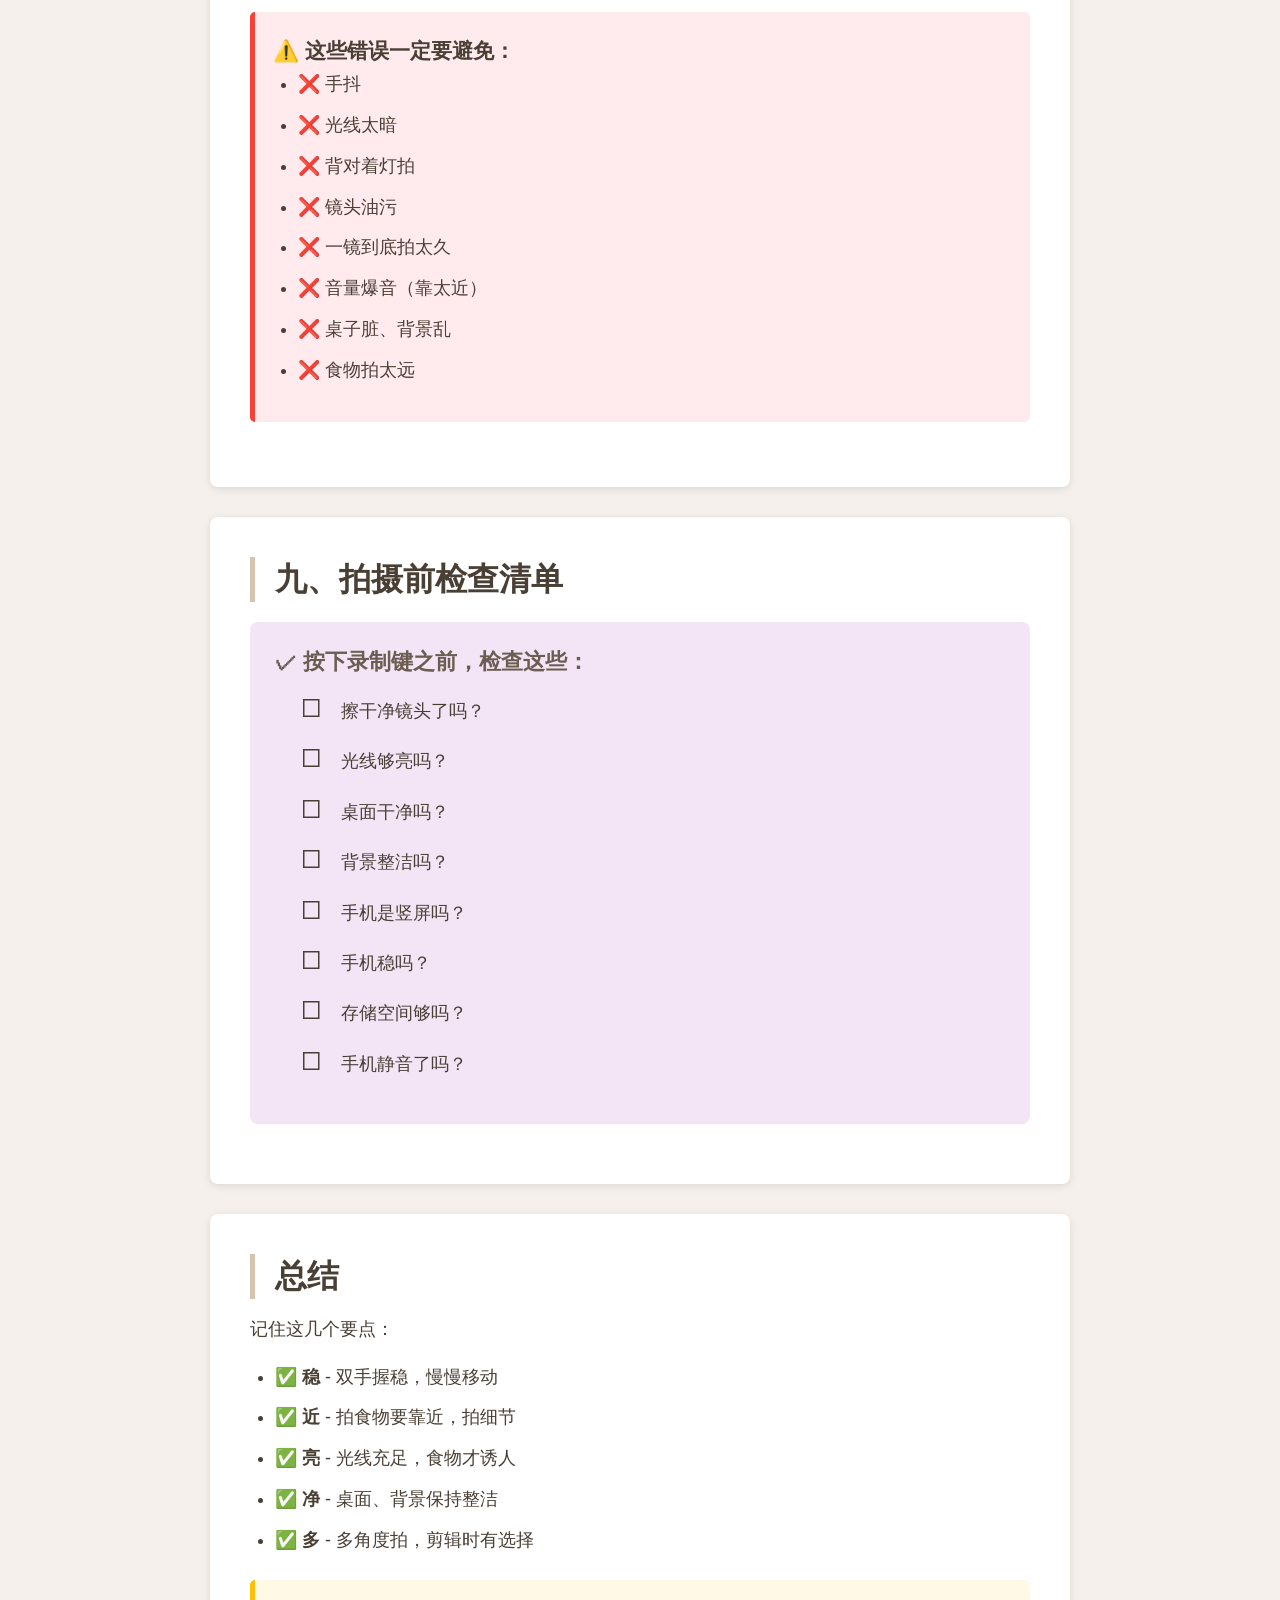
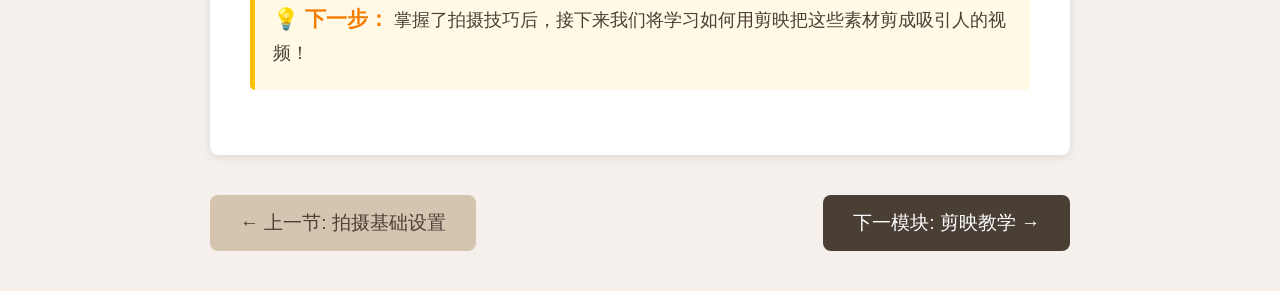
<file: Desktop/视频剪辑教程/module2-shooting-tips-part2.html>
<!DOCTYPE html>
<html lang="zh-CN">
<head>
    <meta charset="UTF-8">
    <meta name="viewport" content="width=device-width, initial-scale=1.0">
    <title>拍摄运镜技巧 - 餐厅宣传视频课程</title>
    <style>
        * {
            margin: 0;
            padding: 0;
            box-sizing: border-box;
        }

        body {
            font-family: "Microsoft YaHei", "Segoe UI", Arial, sans-serif;
            background-color: #f5f0eb;
            color: #4a3f35;
            line-height: 1.8;
            font-size: 20px;
            -webkit-text-size-adjust: 100%;
        }

        .container {
            max-width: 900px;
            margin: 0 auto;
            padding: 20px 15px;
        }

        header {
            background-color: #d4c4b0;
            padding: 25px 15px;
            margin-bottom: 25px;
        }

        .back-link {
            display: inline-block;
            margin-bottom: 15px;
            color: #4a3f35;
            text-decoration: none;
            font-size: 22px;
            padding: 10px 15px;
            min-height: 44px;
            transition: transform 0.2s;
        }

        .back-link:active {
            transform: translateX(-5px);
            background-color: rgba(0,0,0,0.05);
            border-radius: 5px;
        }

        h1 {
            font-size: 32px;
            color: #4a3f35;
            margin-bottom: 10px;
            line-height: 1.3;
        }

        .module-icon {
            font-size: 56px;
            margin-bottom: 15px;
        }

        .content-section {
            background-color: white;
            padding: 25px 20px;
            margin-bottom: 20px;
            border-radius: 8px;
            box-shadow: 0 2px 8px rgba(0,0,0,0.1);
        }

        h2 {
            font-size: 26px;
            color: #4a3f35;
            margin-bottom: 15px;
            border-left: 5px solid #d4c4b0;
            padding-left: 15px;
            line-height: 1.4;
        }

        h3 {
            font-size: 22px;
            color: #6b5d52;
            margin: 25px 0 12px;
            line-height: 1.4;
        }

        p {
            margin-bottom: 18px;
            line-height: 1.7;
        }

        ul, ol {
            margin-left: 25px;
            margin-bottom: 18px;
        }

        li {
            margin-bottom: 12px;
            line-height: 1.6;
        }

        .tip-box, .example-box, .warning-box {
            border-left: 5px solid #ffc107;
            padding: 20px 18px;
            margin: 25px 0;
            border-radius: 5px;
        }

        .tip-box {
            background-color: #fff9e6;
            border-left-color: #ffc107;
        }

        .tip-box strong {
            color: #f57c00;
            font-size: 21px;
        }

        .example-box {
            background-color: #e8f5e9;
            border-left-color: #4caf50;
        }

        .example-box strong {
            font-size: 21px;
        }

        .warning-box {
            background-color: #ffebee;
            border-left-color: #f44336;
        }

        .warning-box strong {
            font-size: 21px;
        }

        .checklist {
            background-color: #f3e5f5;
            padding: 22px 18px;
            border-radius: 8px;
            margin: 20px 0;
        }

        .checklist h3 {
            margin-top: 0;
            font-size: 22px;
        }

        .checklist li {
            list-style-type: none;
            line-height: 1.6;
        }

        .checklist li:before {
            content: "☐ ";
            font-size: 24px;
            margin-right: 10px;
        }

        .nav-buttons {
            display: flex;
            flex-direction: column;
            gap: 15px;
            margin-top: 40px;
        }

        .btn {
            background-color: #4a3f35;
            color: white;
            padding: 18px 25px;
            text-decoration: none;
            border-radius: 8px;
            font-size: 20px;
            text-align: center;
            display: block;
            min-height: 56px;
            line-height: 1.3;
            transition: background-color 0.3s;
            font-weight: 500;
        }

        .btn:active {
            background-color: #6b5d52;
        }

        .btn-secondary {
            background-color: #d4c4b0;
            color: #4a3f35;
        }

        .btn-secondary:active {
            background-color: #c4b4a0;
        }

        /* Tablet and larger screens */
        @media (min-width: 768px) {
            body {
                font-size: 19px;
            }

            .container {
                padding: 35px 25px;
            }

            header {
                padding: 30px 25px;
                margin-bottom: 35px;
            }

            h1 {
                font-size: 38px;
            }

            h2 {
                font-size: 30px;
                padding-left: 18px;
            }

            h3 {
                font-size: 24px;
            }

            .content-section {
                padding: 35px 30px;
                margin-bottom: 25px;
            }

            .nav-buttons {
                flex-direction: row;
                justify-content: space-between;
                gap: 20px;
            }

            .btn {
                padding: 16px 30px;
                font-size: 19px;
            }

            .checklist {
                padding: 25px;
            }
        }

        /* Desktop screens */
        @media (min-width: 1024px) {
            body {
                font-size: 18px;
            }

            .container {
                padding: 40px 20px;
            }

            header {
                padding: 30px 20px;
                margin-bottom: 40px;
            }

            h1 {
                font-size: 42px;
            }

            h2 {
                font-size: 32px;
                padding-left: 20px;
            }

            h3 {
                font-size: 24px;
            }

            .content-section {
                padding: 40px;
                margin-bottom: 30px;
            }

            .back-link:hover {
                transform: translateX(-5px);
            }

            .btn:hover {
                background-color: #6b5d52;
            }

            .btn-secondary:hover {
                background-color: #c4b4a0;
            }
        }
    </style>
</head>
<body>
    <header>
        <div class="container">
            <a href="index.html" class="back-link">← 返回课程主页</a>
            <div class="module-icon">🎬</div>
            <h1>模块二 (下): 拍摄运镜技巧</h1>
        </div>
    </header>

    <div class="container">
        <div class="content-section">
            <h2>四、五种新手必会的拍摄运镜</h2>
            <p>够用且不踩坑！</p>

            <h3>1️⃣ 定点拍（最重要）—— 不动，就是稳</h3>
            <div class="example-box">
                <strong>📗 适用场景：</strong>菜品、摆盘、环境
                <p><strong>做法：</strong></p>
                <ul>
                    <li>双手稳住</li>
                    <li>不移动手机</li>
                    <li>拍 3–5 秒</li>
                </ul>
                <p><strong>💡 新手70%的画面都应该用这个！</strong></p>
            </div>

            <h3>2️⃣ 轻轻平移（左右移动）—— 拍桌面或长条型菜</h3>
            <div class="example-box">
                <strong>📗 适用场景：</strong>一桌菜、长盘子、摆盘展示
                <p><strong>做法：</strong></p>
                <ul>
                    <li>轻轻从左往右 或 右往左</li>
                    <li>动作越慢越好</li>
                    <li>不要抖</li>
                </ul>
                <p><strong>💡 记住：动得越慢，看起来越专业。</strong></p>
            </div>

            <h3>3️⃣ 上下慢扫—— 拍饮品、堆叠感强的菜品</h3>
            <div class="example-box">
                <strong>📗 适用场景：</strong>高杯饮料、双层汉堡、烤肉堆叠
                <p><strong>做法：</strong></p>
                <ul>
                    <li>从下往上 或 从上往下</li>
                    <li>稳、慢</li>
                    <li>只需要扫 3–4 秒，不用很长</li>
                </ul>
            </div>

            <h3>4️⃣ 推拉（靠近一点）—— 突出细节</h3>
            <div class="example-box">
                <strong>📗 适用场景：</strong>拉丝、冒烟、汤汁流动
                <p><strong>做法：</strong></p>
                <ul>
                    <li>从稍远 → 慢慢靠近</li>
                    <li>或 从近 → 慢慢拉远</li>
                    <li>推近时要特别稳，才能高级</li>
                </ul>
            </div>

            <h3>5️⃣ 跟随动作（跟着厨师或服务员的手）</h3>
            <div class="example-box">
                <strong>📗 适用场景：</strong>切、撒料、上菜、浇汁
                <p><strong>做法：</strong></p>
                <ul>
                    <li>手机跟着动作一起移动</li>
                    <li>动作小、保持距离不变</li>
                    <li>要慢，不要忙乱</li>
                </ul>
                <p><strong>💡 这是"动态美食"的关键！</strong></p>
            </div>
        </div>

        <div class="content-section">
            <h2>五、食物类（餐饮特别重要）</h2>

            <h3>1. 出锅、上桌、切开 → 必拍</h3>
            <p>这是最吸引人的瞬间，一定不要错过！</p>

            <h3>2. 热菜一定要拍"热气"</h3>
            <div class="tip-box">
                <strong>💡 小技巧：</strong>
                <ul>
                    <li>可以关掉空调</li>
                    <li>靠近拍</li>
                    <li>画面立刻加分</li>
                </ul>
            </div>

            <h3>3. 拍冷饮要有"水珠感"</h3>
            <p>快速喷一点点水，让杯子看起来冰爽。</p>

            <h3>4. 拍摆盘时多旋转盘子</h3>
            <p>餐厅灯光常有反光点，转一下就找到最佳角度。</p>
        </div>

        <div class="content-section">
            <h2>六、人物类</h2>

            <h3>1. 避免正脸拍顾客（隐私问题）</h3>
            <p>只拍：</p>
            <ul>
                <li>手</li>
                <li>侧脸</li>
                <li>背影</li>
                <li>吃的动作</li>
            </ul>
            <p><strong>更自然，也更安全。</strong></p>

            <h3>2. 老板/员工出镜要说短句</h3>
            <div class="example-box">
                <strong>📗 例如：</strong>
                <ul>
                    <li>"我们今天新出了××"</li>
                    <li>"这道菜是我们店最受欢迎的"</li>
                </ul>
                <p><strong>越自然越好，不要念稿。</strong></p>
            </div>
        </div>

        <div class="content-section">
            <h2>七、素材储备类（长期运营必备）</h2>

            <h3>1. 拍多不拍少</h3>
            <p>每天都随手拍 5–10 条素材，积累起来慢慢用。</p>

            <h3>2. 竖屏拍（抖音必须）</h3>
            <p>抖音是竖屏平台，一定要竖着拍！</p>

            <h3>3. 拍原声，也拍纯画面</h3>
            <ul>
                <li>有时需要真实声音（炒菜声、切菜声）</li>
                <li>有时只要BGM</li>
                <li>两种都拍，剪辑时更灵活</li>
            </ul>
        </div>

        <div class="content-section">
            <h2>八、不可踩的坑</h2>

            <div class="warning-box">
                <strong>⚠️ 这些错误一定要避免：</strong>
                <ul>
                    <li>❌ 手抖</li>
                    <li>❌ 光线太暗</li>
                    <li>❌ 背对着灯拍</li>
                    <li>❌ 镜头油污</li>
                    <li>❌ 一镜到底拍太久</li>
                    <li>❌ 音量爆音（靠太近）</li>
                    <li>❌ 桌子脏、背景乱</li>
                    <li>❌ 食物拍太远</li>
                </ul>
            </div>
        </div>

        <div class="content-section">
            <h2>九、拍摄前检查清单</h2>

            <div class="checklist">
                <h3>✓ 按下录制键之前，检查这些：</h3>
                <ul>
                    <li>擦干净镜头了吗？</li>
                    <li>光线够亮吗？</li>
                    <li>桌面干净吗？</li>
                    <li>背景整洁吗？</li>
                    <li>手机是竖屏吗？</li>
                    <li>手机稳吗？</li>
                    <li>存储空间够吗？</li>
                    <li>手机静音了吗？</li>
                </ul>
            </div>
        </div>

        <div class="content-section">
            <h2>总结</h2>
            <p>记住这几个要点：</p>
            <ul>
                <li>✅ <strong>稳</strong> - 双手握稳，慢慢移动</li>
                <li>✅ <strong>近</strong> - 拍食物要靠近，拍细节</li>
                <li>✅ <strong>亮</strong> - 光线充足，食物才诱人</li>
                <li>✅ <strong>净</strong> - 桌面、背景保持整洁</li>
                <li>✅ <strong>多</strong> - 多角度拍，剪辑时有选择</li>
            </ul>

            <div class="tip-box">
                <strong>💡 下一步：</strong> 掌握了拍摄技巧后，接下来我们将学习如何用剪映把这些素材剪成吸引人的视频！
            </div>
        </div>

        <div class="nav-buttons">
            <a href="module2-shooting-tips-part1.html" class="btn btn-secondary">← 上一节: 拍摄基础设置</a>
            <a href="module3-editing-tutorial.html" class="btn">下一模块: 剪映教学 →</a>
        </div>
    </div>
</body>
</html>
</file>
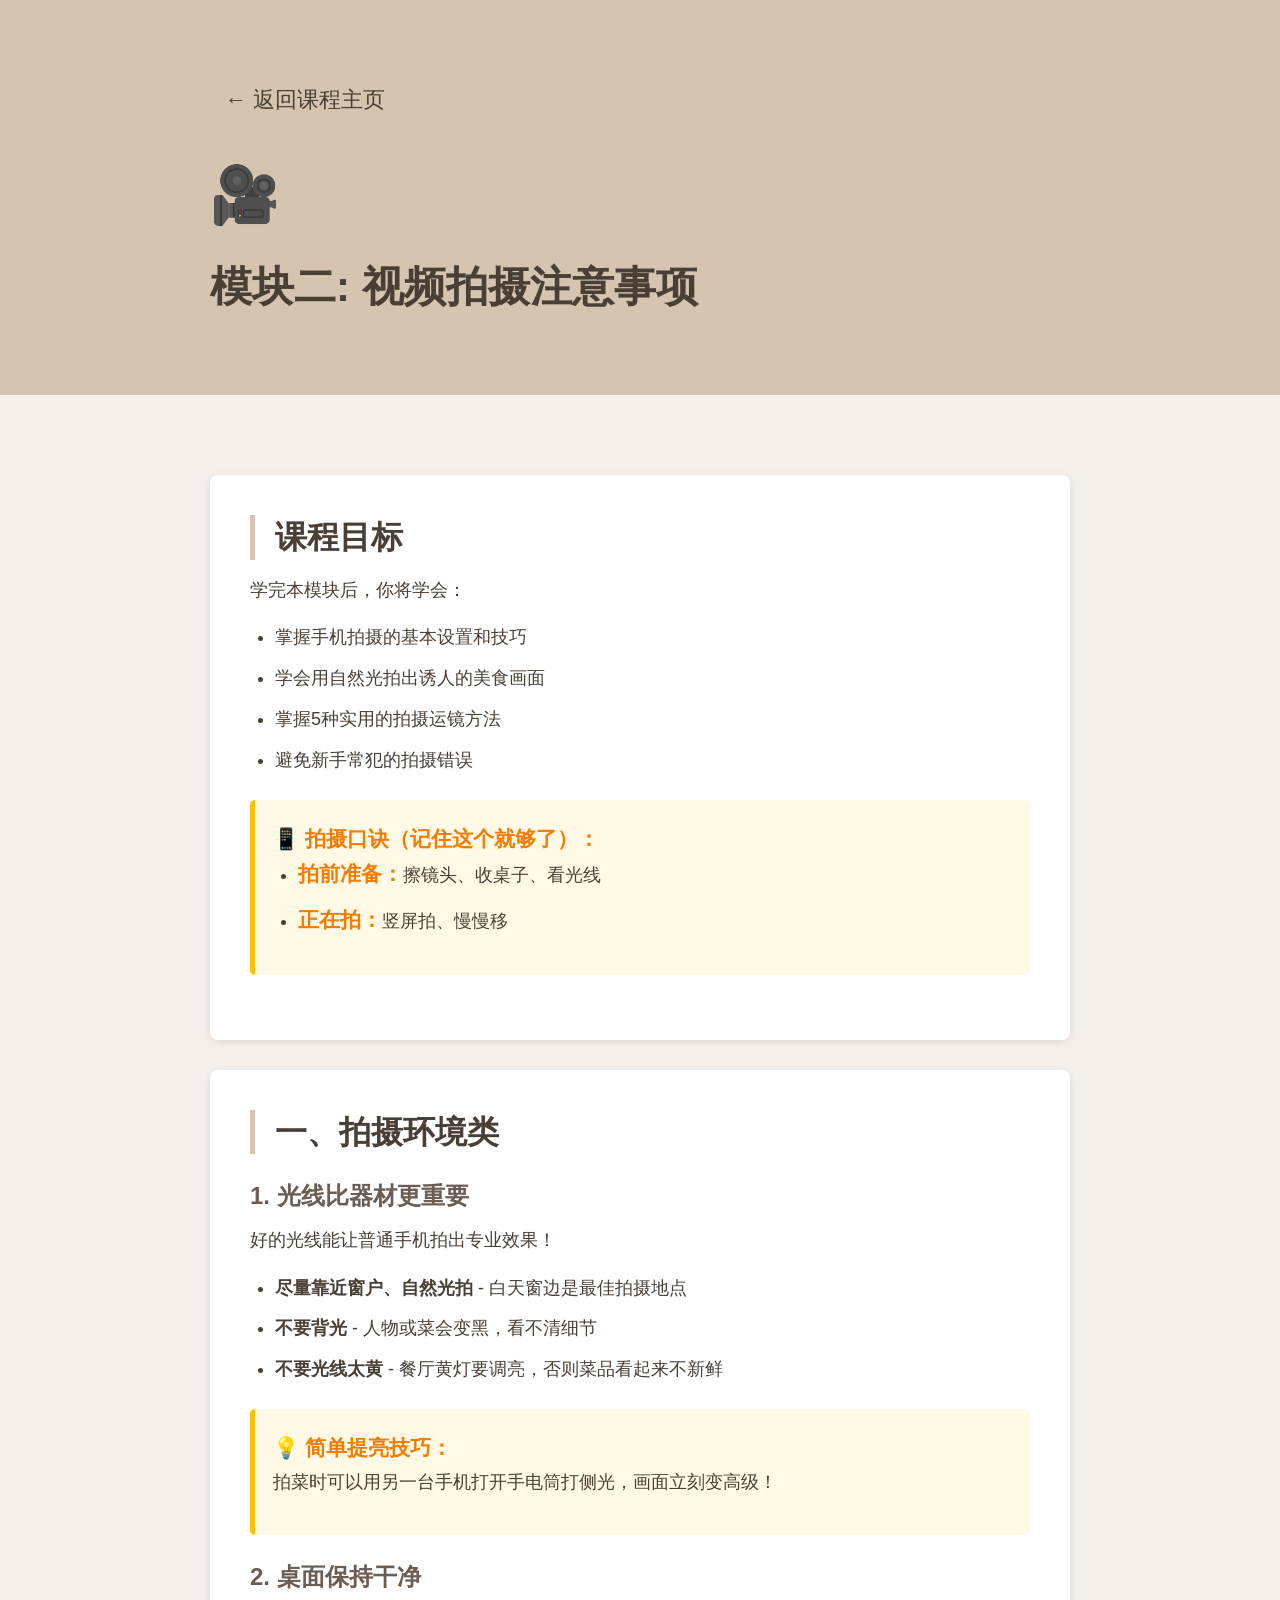
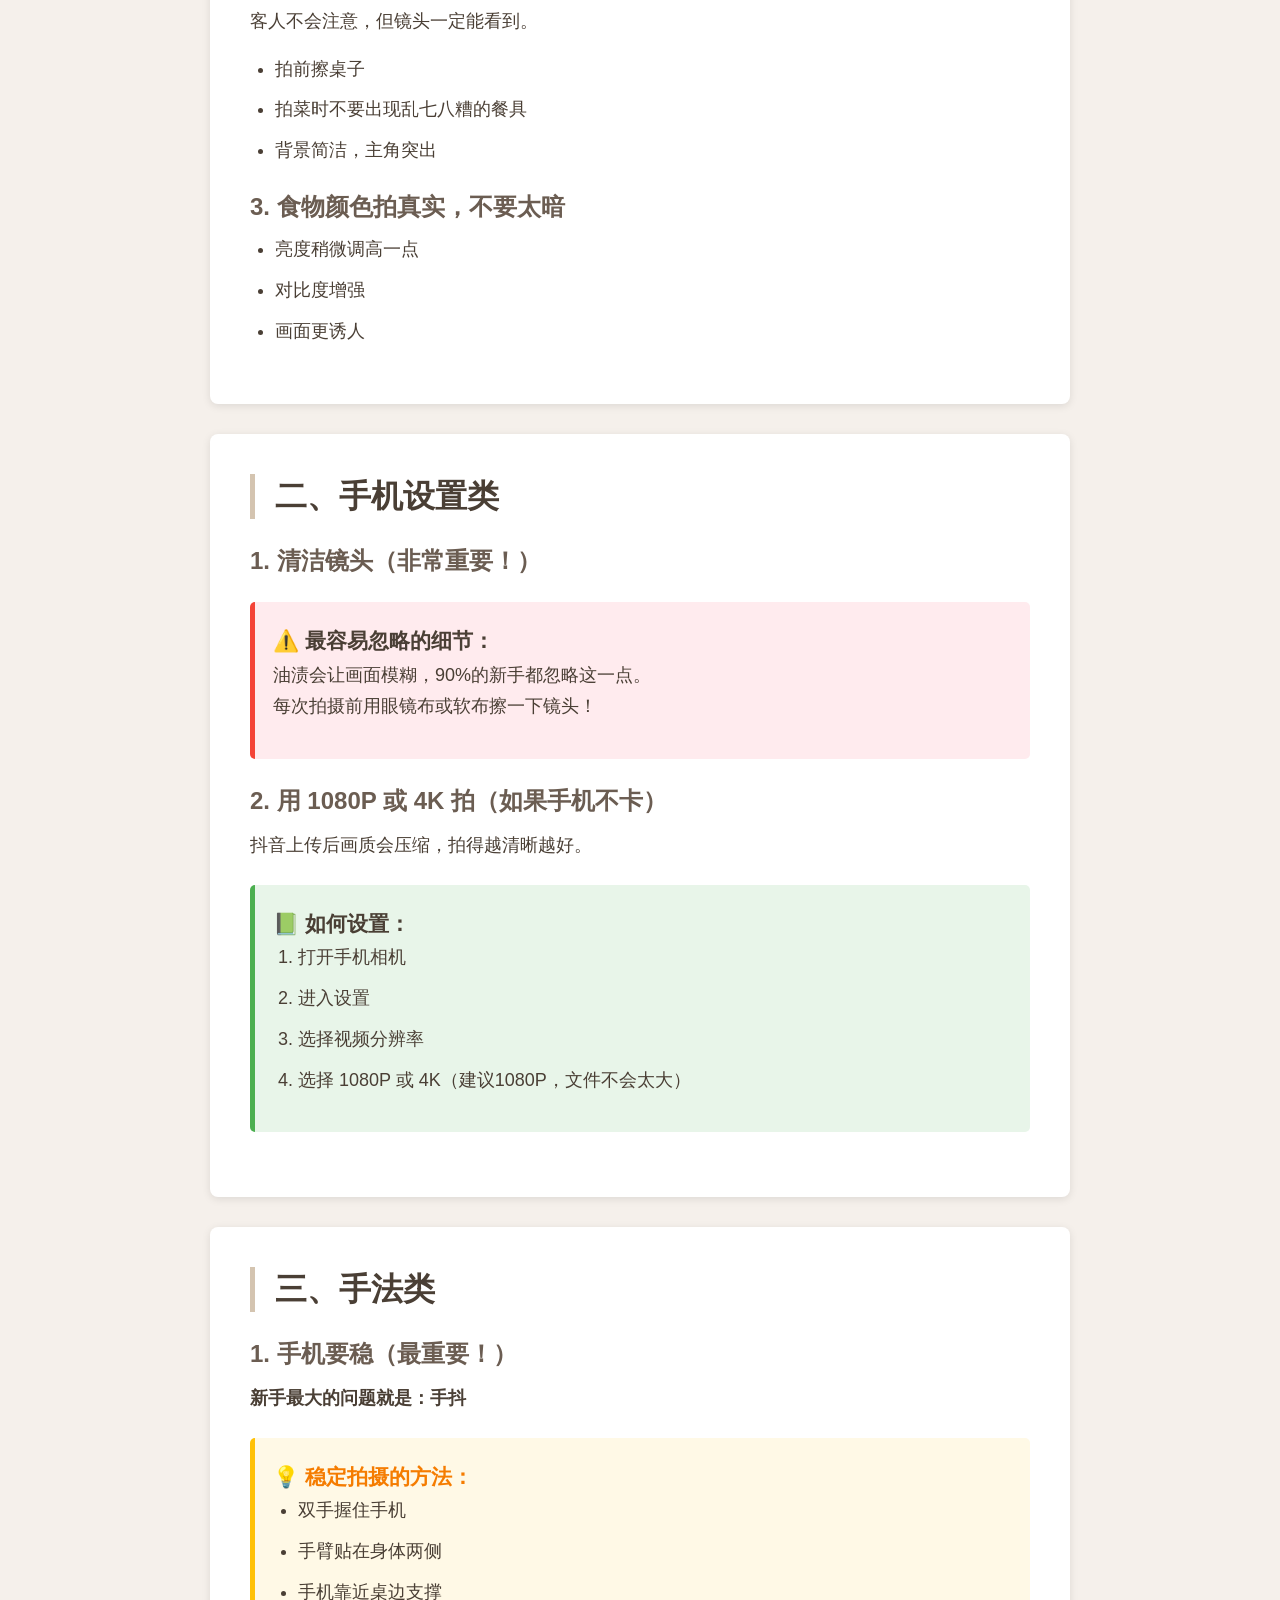
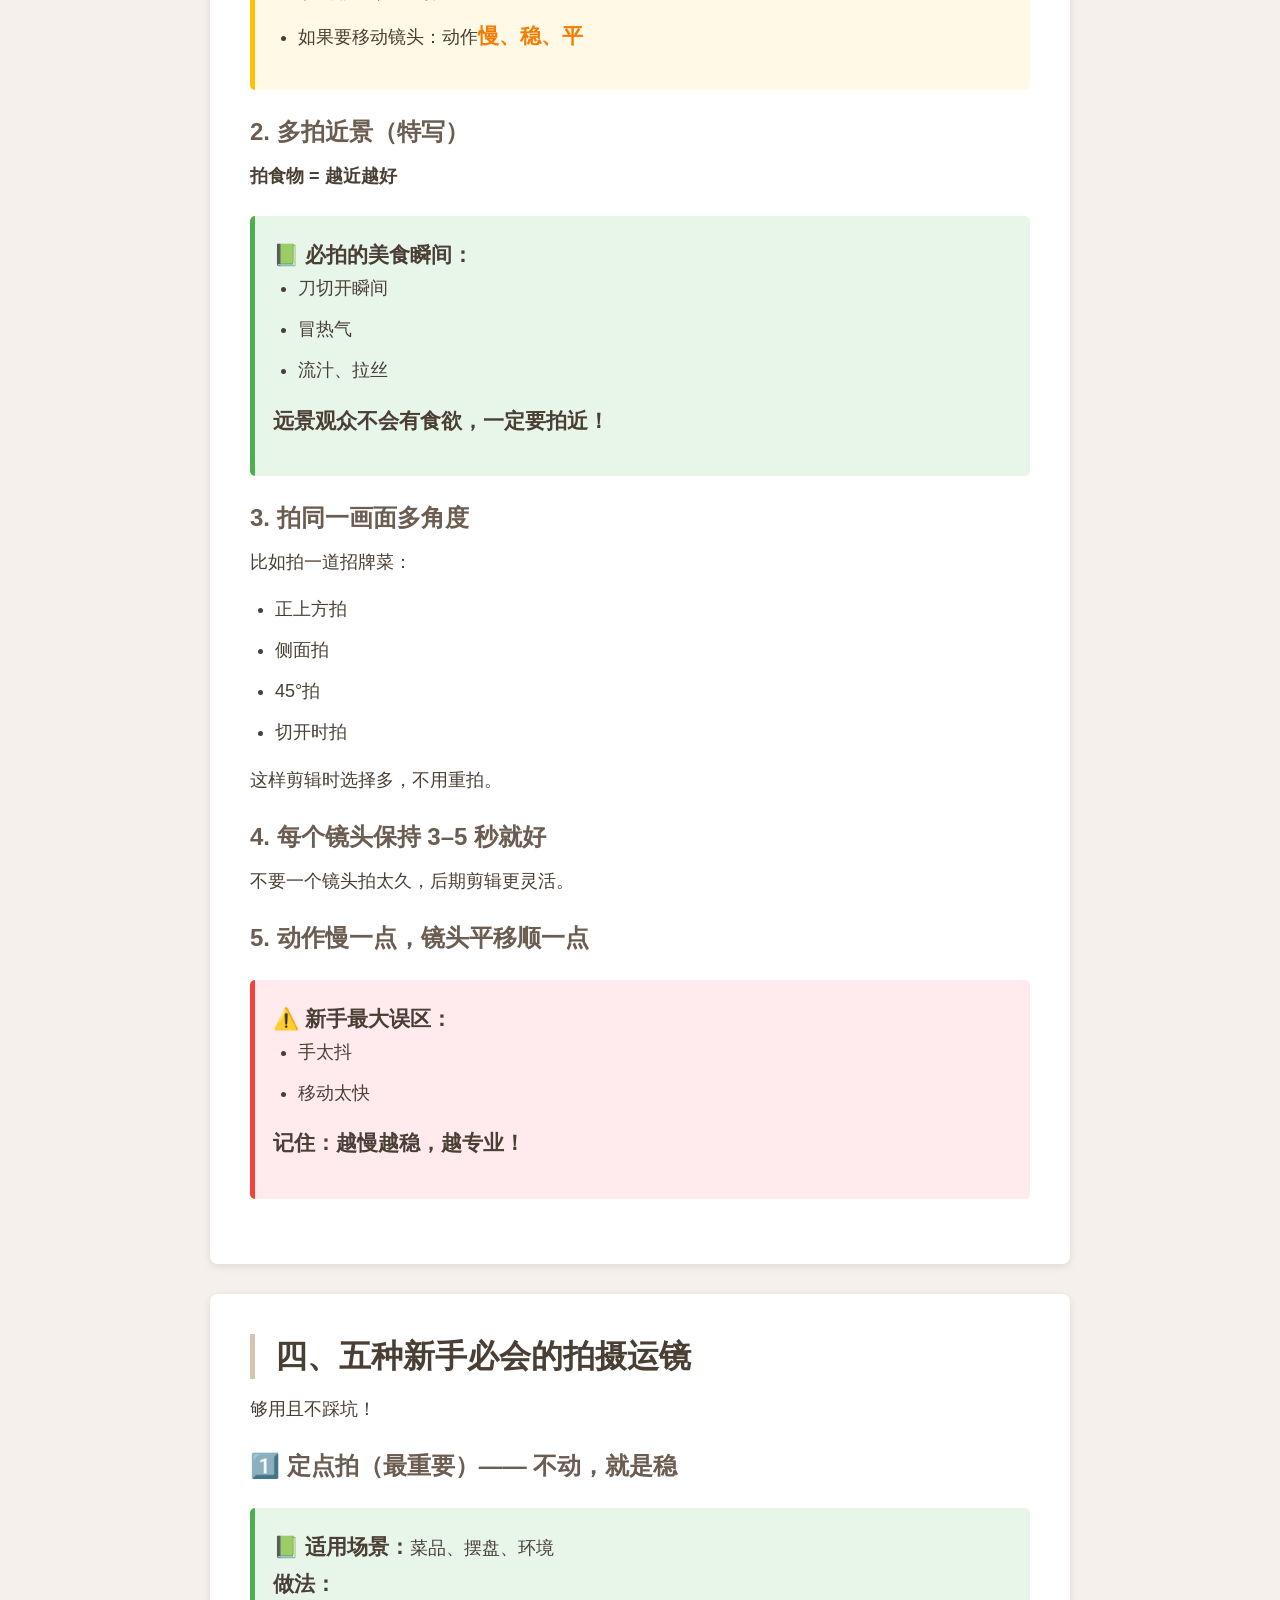
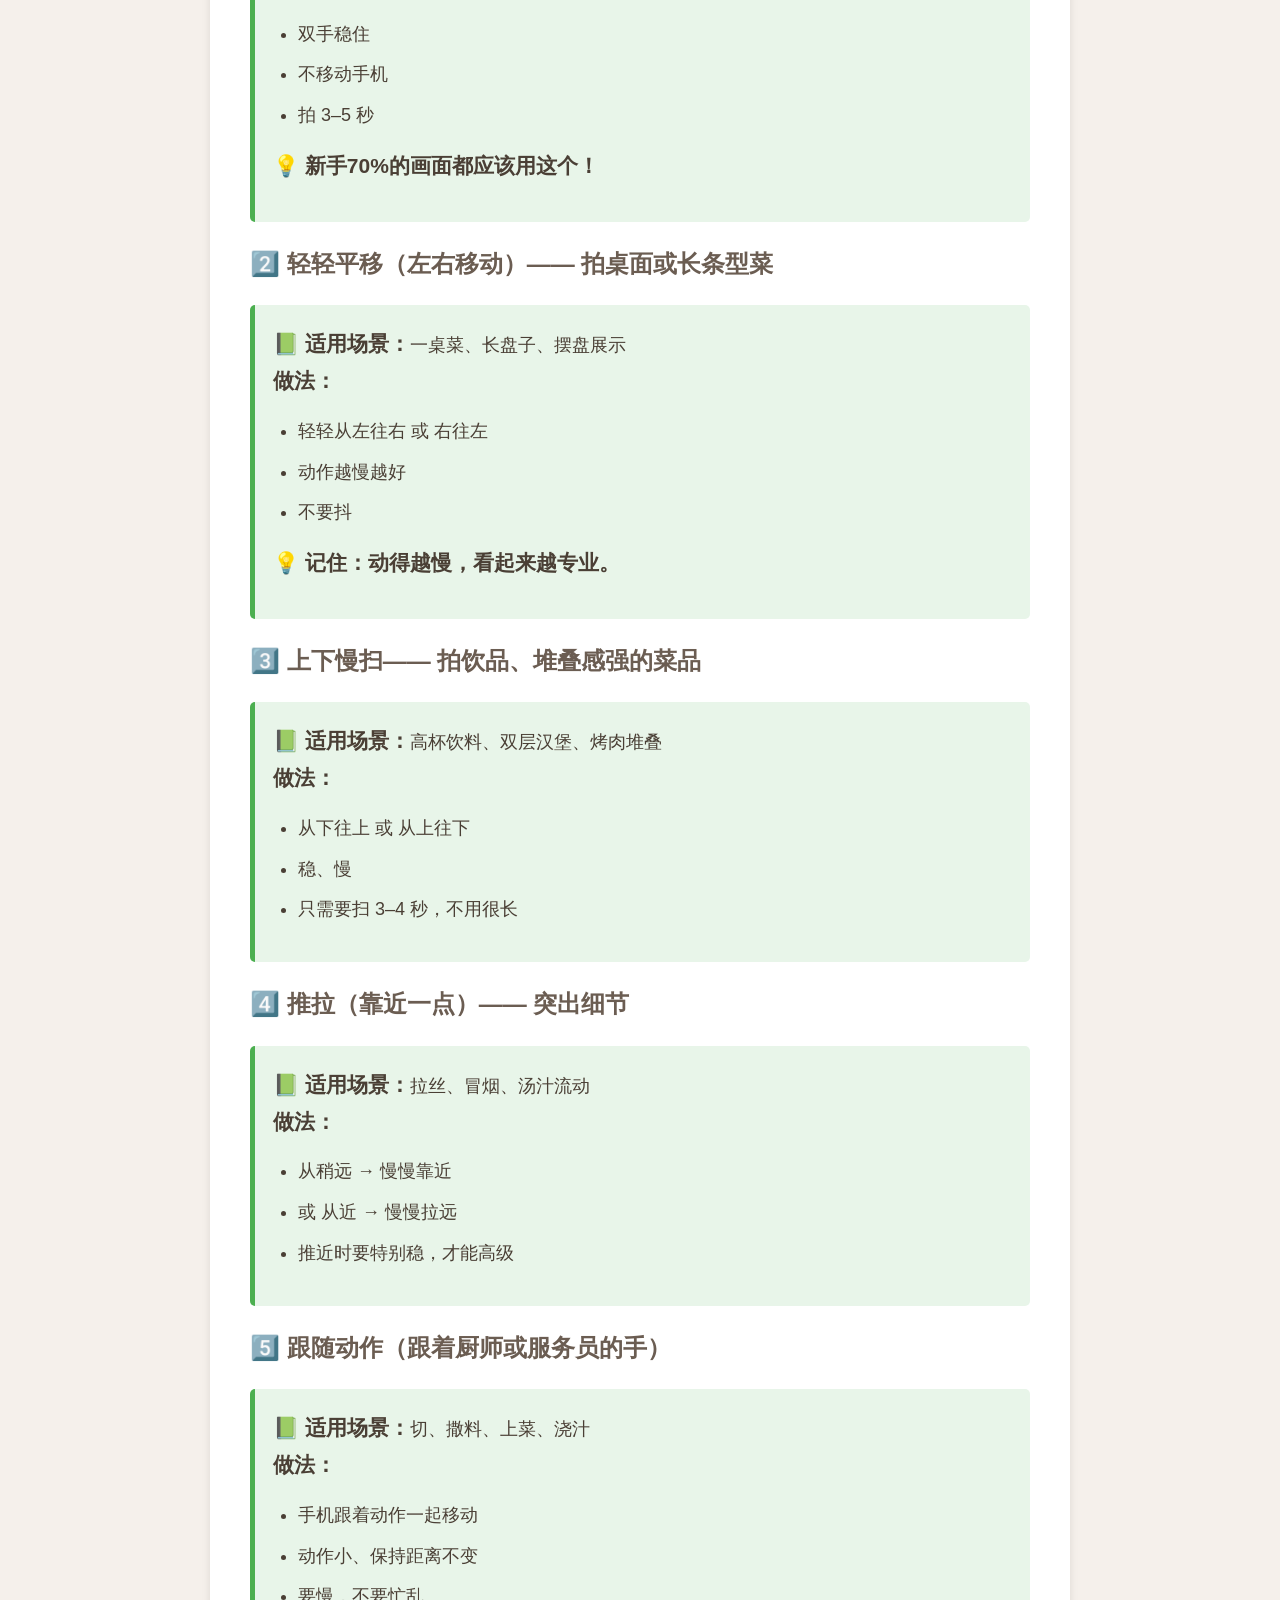
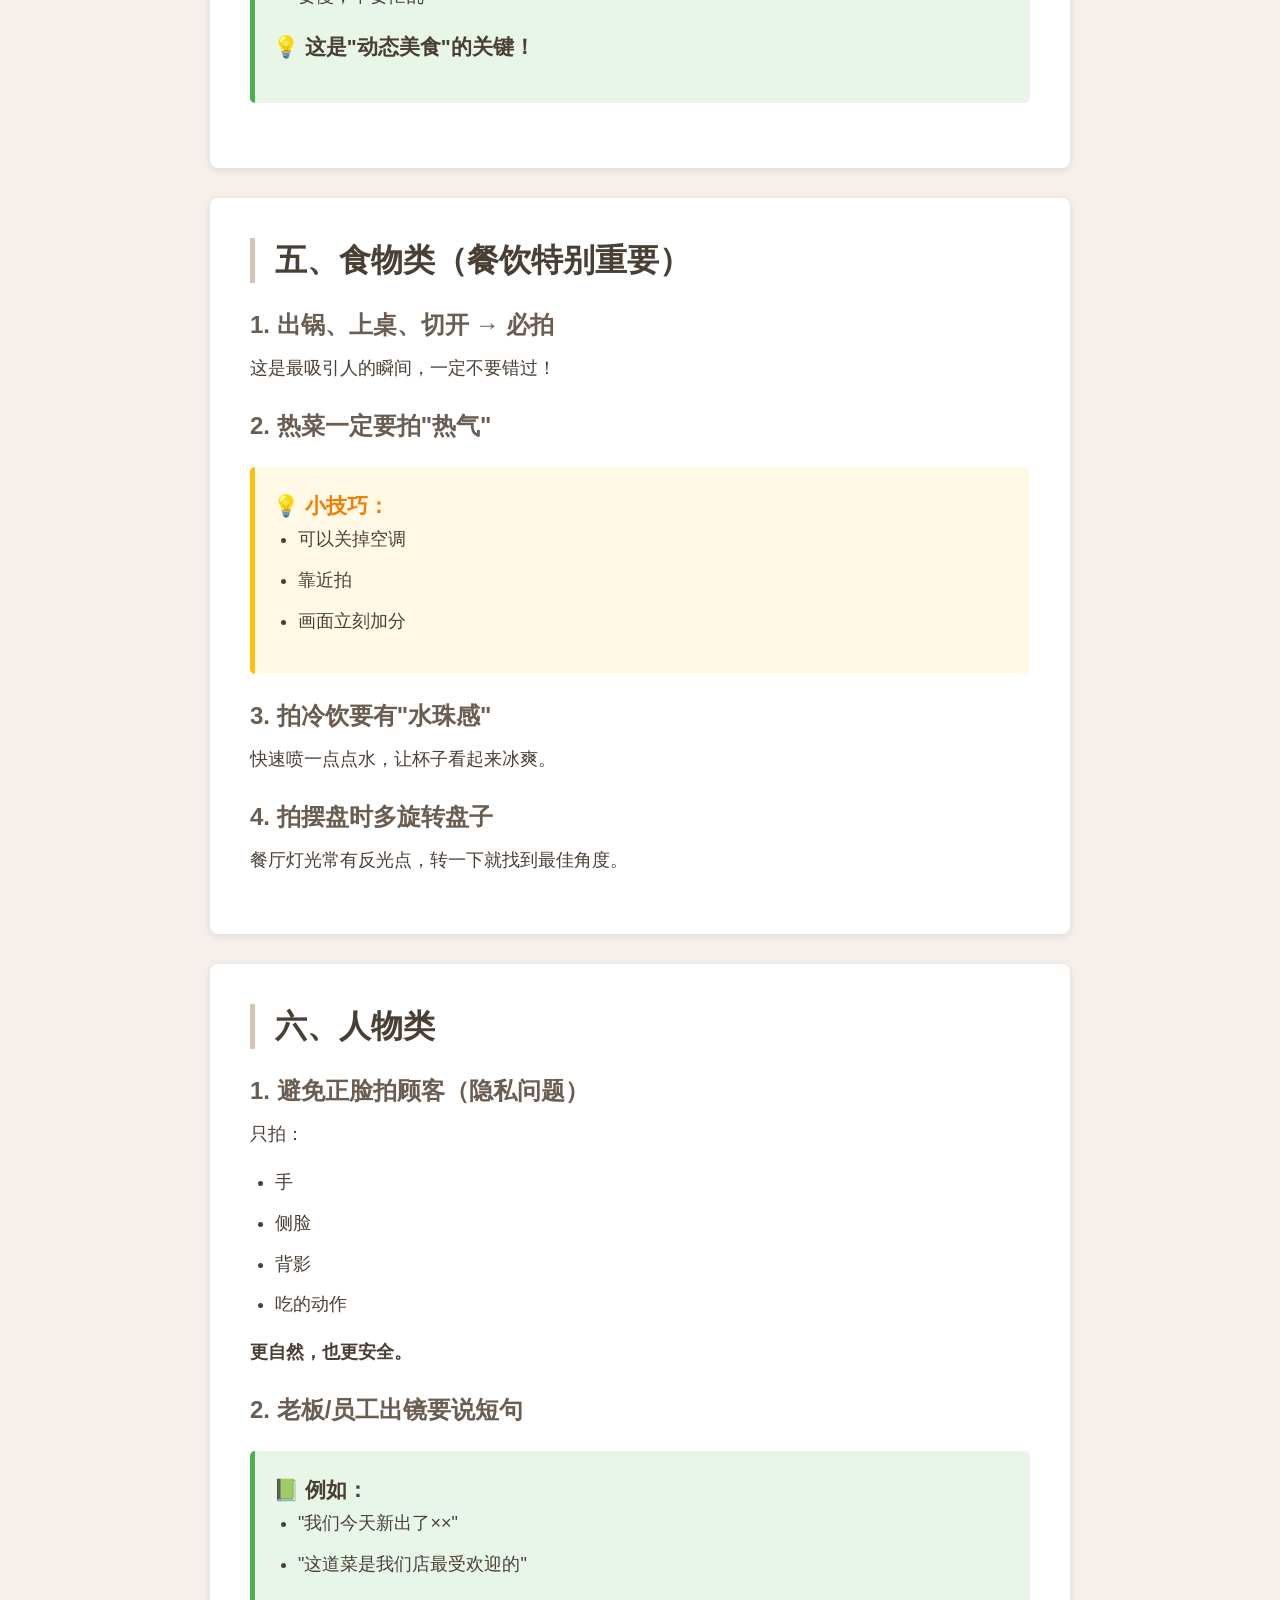
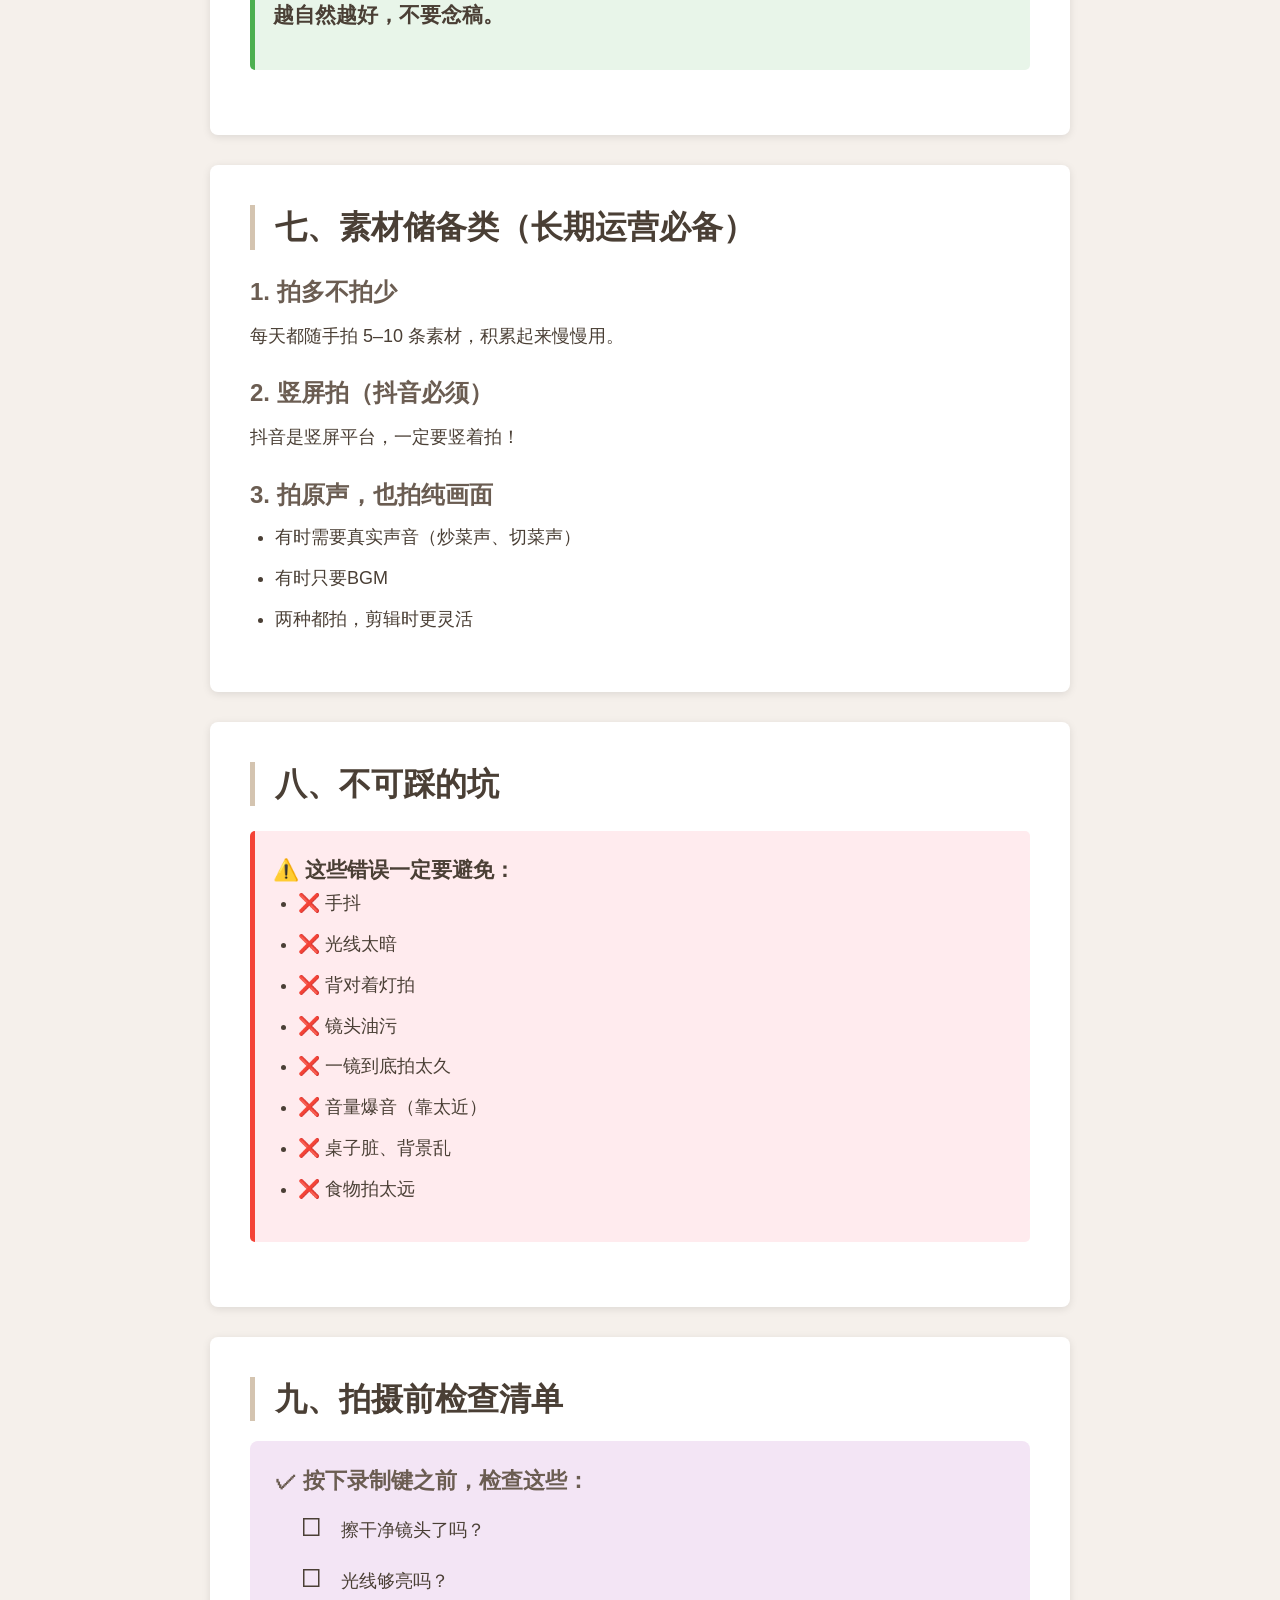
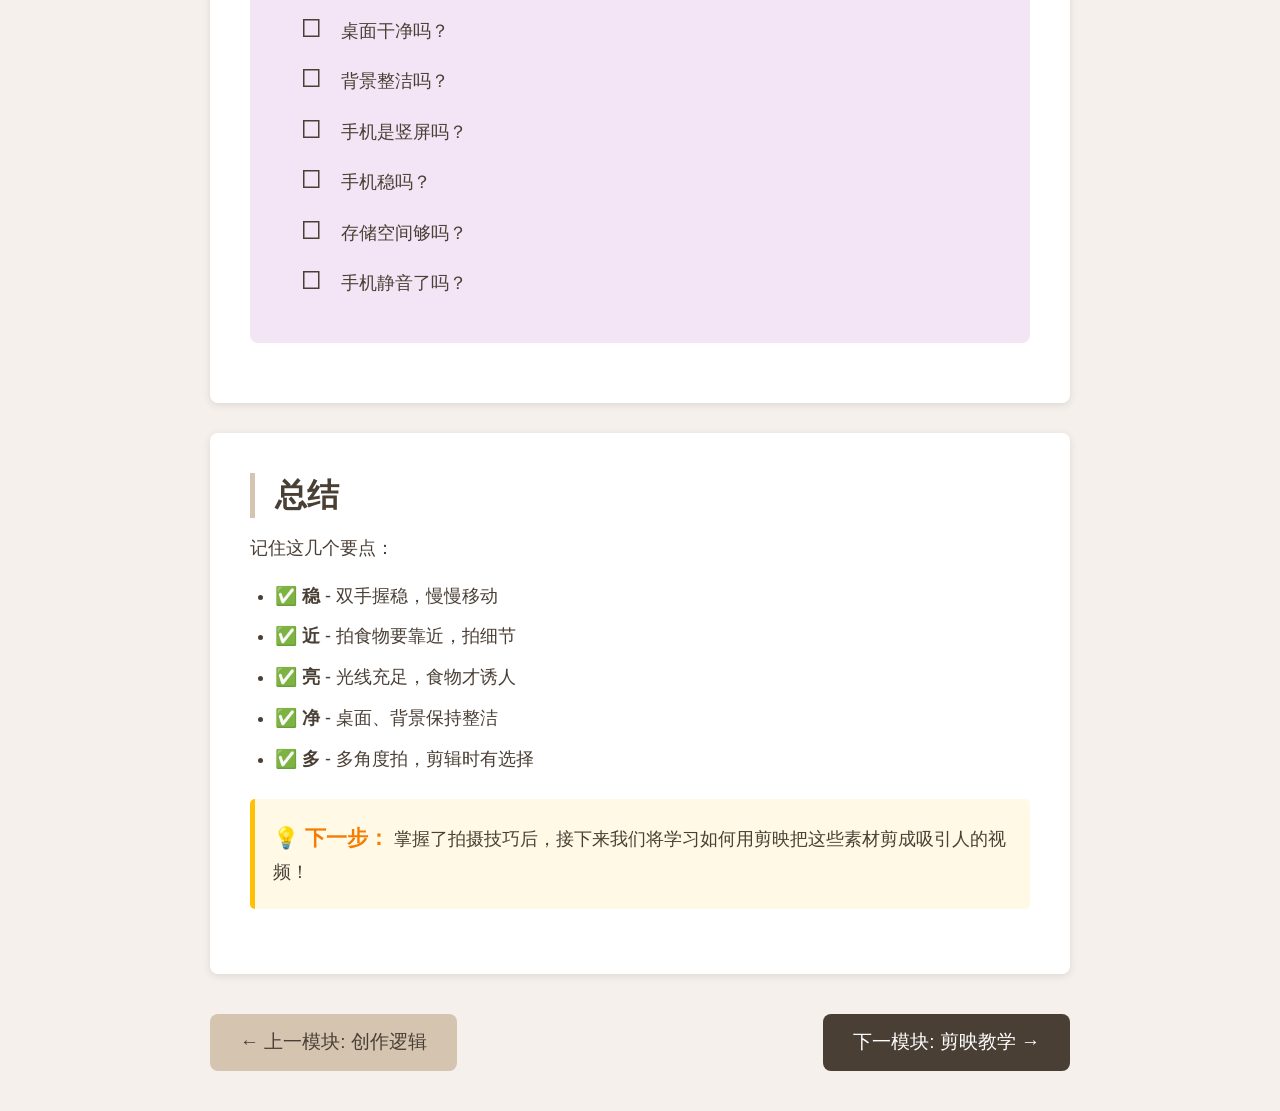
<file: Desktop/视频剪辑教程/module2-shooting-tips.html>
<!DOCTYPE html>
<html lang="zh-CN">
<head>
    <meta charset="UTF-8">
    <meta name="viewport" content="width=device-width, initial-scale=1.0">
    <title>视频拍摄注意事项 - 餐厅宣传视频课程</title>
    <style>
        * {
            margin: 0;
            padding: 0;
            box-sizing: border-box;
        }

        body {
            font-family: "Microsoft YaHei", "Segoe UI", Arial, sans-serif;
            background-color: #f5f0eb;
            color: #4a3f35;
            line-height: 1.8;
            font-size: 20px;
            -webkit-text-size-adjust: 100%;
        }

        .container {
            max-width: 900px;
            margin: 0 auto;
            padding: 20px 15px;
        }

        header {
            background-color: #d4c4b0;
            padding: 25px 15px;
            margin-bottom: 25px;
        }

        .back-link {
            display: inline-block;
            margin-bottom: 15px;
            color: #4a3f35;
            text-decoration: none;
            font-size: 22px;
            padding: 10px 15px;
            min-height: 44px;
            transition: transform 0.2s;
        }

        .back-link:active {
            transform: translateX(-5px);
            background-color: rgba(0,0,0,0.05);
            border-radius: 5px;
        }

        h1 {
            font-size: 32px;
            color: #4a3f35;
            margin-bottom: 10px;
            line-height: 1.3;
        }

        .module-icon {
            font-size: 56px;
            margin-bottom: 15px;
        }

        .content-section {
            background-color: white;
            padding: 25px 20px;
            margin-bottom: 20px;
            border-radius: 8px;
            box-shadow: 0 2px 8px rgba(0,0,0,0.1);
        }

        h2 {
            font-size: 26px;
            color: #4a3f35;
            margin-bottom: 15px;
            border-left: 5px solid #d4c4b0;
            padding-left: 15px;
            line-height: 1.4;
        }

        h3 {
            font-size: 22px;
            color: #6b5d52;
            margin: 25px 0 12px;
            line-height: 1.4;
        }

        p {
            margin-bottom: 18px;
            line-height: 1.7;
        }

        ul, ol {
            margin-left: 25px;
            margin-bottom: 18px;
        }

        li {
            margin-bottom: 12px;
            line-height: 1.6;
        }

        .tip-box, .example-box, .warning-box {
            border-left: 5px solid #ffc107;
            padding: 20px 18px;
            margin: 25px 0;
            border-radius: 5px;
        }

        .tip-box {
            background-color: #fff9e6;
            border-left-color: #ffc107;
        }

        .tip-box strong {
            color: #f57c00;
            font-size: 21px;
        }

        .example-box {
            background-color: #e8f5e9;
            border-left-color: #4caf50;
        }

        .example-box strong {
            font-size: 21px;
        }

        .warning-box {
            background-color: #ffebee;
            border-left-color: #f44336;
        }

        .warning-box strong {
            font-size: 21px;
        }

        .checklist {
            background-color: #f3e5f5;
            padding: 22px 18px;
            border-radius: 8px;
            margin: 20px 0;
        }

        .checklist h3 {
            margin-top: 0;
            font-size: 22px;
        }

        .checklist li {
            list-style-type: none;
            line-height: 1.6;
        }

        .checklist li:before {
            content: "☐ ";
            font-size: 24px;
            margin-right: 10px;
        }

        .nav-buttons {
            display: flex;
            flex-direction: column;
            gap: 15px;
            margin-top: 40px;
        }

        .btn {
            background-color: #4a3f35;
            color: white;
            padding: 18px 25px;
            text-decoration: none;
            border-radius: 8px;
            font-size: 20px;
            text-align: center;
            display: block;
            min-height: 56px;
            line-height: 1.3;
            transition: background-color 0.3s;
            font-weight: 500;
        }

        .btn:active {
            background-color: #6b5d52;
        }

        .btn-secondary {
            background-color: #d4c4b0;
            color: #4a3f35;
        }

        .btn-secondary:active {
            background-color: #c4b4a0;
        }

        /* Tablet and larger screens */
        @media (min-width: 768px) {
            body {
                font-size: 19px;
            }

            .container {
                padding: 35px 25px;
            }

            header {
                padding: 30px 25px;
                margin-bottom: 35px;
            }

            h1 {
                font-size: 38px;
            }

            h2 {
                font-size: 30px;
                padding-left: 18px;
            }

            h3 {
                font-size: 24px;
            }

            .content-section {
                padding: 35px 30px;
                margin-bottom: 25px;
            }

            .nav-buttons {
                flex-direction: row;
                justify-content: space-between;
                gap: 20px;
            }

            .btn {
                padding: 16px 30px;
                font-size: 19px;
            }

            .checklist {
                padding: 25px;
            }
        }

        /* Desktop screens */
        @media (min-width: 1024px) {
            body {
                font-size: 18px;
            }

            .container {
                padding: 40px 20px;
            }

            header {
                padding: 30px 20px;
                margin-bottom: 40px;
            }

            h1 {
                font-size: 42px;
            }

            h2 {
                font-size: 32px;
                padding-left: 20px;
            }

            h3 {
                font-size: 24px;
            }

            .content-section {
                padding: 40px;
                margin-bottom: 30px;
            }

            .back-link:hover {
                transform: translateX(-5px);
            }

            .btn:hover {
                background-color: #6b5d52;
            }

            .btn-secondary:hover {
                background-color: #c4b4a0;
            }
        }
    </style>
</head>
<body>
    <header>
        <div class="container">
            <a href="index.html" class="back-link">← 返回课程主页</a>
            <div class="module-icon">🎥</div>
            <h1>模块二: 视频拍摄注意事项</h1>
        </div>
    </header>

    <div class="container">
        <div class="content-section">
            <h2>课程目标</h2>
            <p>学完本模块后，你将学会：</p>
            <ul>
                <li>掌握手机拍摄的基本设置和技巧</li>
                <li>学会用自然光拍出诱人的美食画面</li>
                <li>掌握5种实用的拍摄运镜方法</li>
                <li>避免新手常犯的拍摄错误</li>
            </ul>

            <div class="tip-box">
                <strong>📱 拍摄口诀（记住这个就够了）：</strong>
                <ul>
                    <li><strong>拍前准备：</strong>擦镜头、收桌子、看光线</li>
                    <li><strong>正在拍：</strong>竖屏拍、慢慢移</li>
                </ul>
            </div>
        </div>

        <div class="content-section">
            <h2>一、拍摄环境类</h2>

            <h3>1. 光线比器材更重要</h3>
            <p>好的光线能让普通手机拍出专业效果！</p>

            <ul>
                <li><strong>尽量靠近窗户、自然光拍</strong> - 白天窗边是最佳拍摄地点</li>
                <li><strong>不要背光</strong> - 人物或菜会变黑，看不清细节</li>
                <li><strong>不要光线太黄</strong> - 餐厅黄灯要调亮，否则菜品看起来不新鲜</li>
            </ul>

            <div class="tip-box">
                <strong>💡 简单提亮技巧：</strong>
                <p>拍菜时可以用另一台手机打开手电筒打侧光，画面立刻变高级！</p>
            </div>

            <h3>2. 桌面保持干净</h3>
            <p>客人不会注意，但镜头一定能看到。</p>
            <ul>
                <li>拍前擦桌子</li>
                <li>拍菜时不要出现乱七八糟的餐具</li>
                <li>背景简洁，主角突出</li>
            </ul>

            <h3>3. 食物颜色拍真实，不要太暗</h3>
            <ul>
                <li>亮度稍微调高一点</li>
                <li>对比度增强</li>
                <li>画面更诱人</li>
            </ul>
        </div>

        <div class="content-section">
            <h2>二、手机设置类</h2>

            <h3>1. 清洁镜头（非常重要！）</h3>
            <div class="warning-box">
                <strong>⚠️ 最容易忽略的细节：</strong>
                <p>油渍会让画面模糊，90%的新手都忽略这一点。<br>
                每次拍摄前用眼镜布或软布擦一下镜头！</p>
            </div>

            <h3>2. 用 1080P 或 4K 拍（如果手机不卡）</h3>
            <p>抖音上传后画质会压缩，拍得越清晰越好。</p>

            <div class="example-box">
                <strong>📗 如何设置：</strong>
                <ol>
                    <li>打开手机相机</li>
                    <li>进入设置</li>
                    <li>选择视频分辨率</li>
                    <li>选择 1080P 或 4K（建议1080P，文件不会太大）</li>
                </ol>
            </div>
        </div>

        <div class="content-section">
            <h2>三、手法类</h2>

            <h3>1. 手机要稳（最重要！）</h3>
            <p><strong>新手最大的问题就是：手抖</strong></p>

            <div class="tip-box">
                <strong>💡 稳定拍摄的方法：</strong>
                <ul>
                    <li>双手握住手机</li>
                    <li>手臂贴在身体两侧</li>
                    <li>手机靠近桌边支撑</li>
                    <li>如果要移动镜头：动作<strong>慢、稳、平</strong></li>
                </ul>
            </div>

            <h3>2. 多拍近景（特写）</h3>
            <p><strong>拍食物 = 越近越好</strong></p>

            <div class="example-box">
                <strong>📗 必拍的美食瞬间：</strong>
                <ul>
                    <li>刀切开瞬间</li>
                    <li>冒热气</li>
                    <li>流汁、拉丝</li>
                </ul>
                <p><strong>远景观众不会有食欲，一定要拍近！</strong></p>
            </div>

            <h3>3. 拍同一画面多角度</h3>
            <p>比如拍一道招牌菜：</p>
            <ul>
                <li>正上方拍</li>
                <li>侧面拍</li>
                <li>45°拍</li>
                <li>切开时拍</li>
            </ul>
            <p>这样剪辑时选择多，不用重拍。</p>

            <h3>4. 每个镜头保持 3–5 秒就好</h3>
            <p>不要一个镜头拍太久，后期剪辑更灵活。</p>

            <h3>5. 动作慢一点，镜头平移顺一点</h3>
            <div class="warning-box">
                <strong>⚠️ 新手最大误区：</strong>
                <ul>
                    <li>手太抖</li>
                    <li>移动太快</li>
                </ul>
                <p><strong>记住：越慢越稳，越专业！</strong></p>
            </div>
        </div>

        <div class="content-section">
            <h2>四、五种新手必会的拍摄运镜</h2>
            <p>够用且不踩坑！</p>

            <h3>1️⃣ 定点拍（最重要）—— 不动，就是稳</h3>
            <div class="example-box">
                <strong>📗 适用场景：</strong>菜品、摆盘、环境
                <p><strong>做法：</strong></p>
                <ul>
                    <li>双手稳住</li>
                    <li>不移动手机</li>
                    <li>拍 3–5 秒</li>
                </ul>
                <p><strong>💡 新手70%的画面都应该用这个！</strong></p>
            </div>

            <h3>2️⃣ 轻轻平移（左右移动）—— 拍桌面或长条型菜</h3>
            <div class="example-box">
                <strong>📗 适用场景：</strong>一桌菜、长盘子、摆盘展示
                <p><strong>做法：</strong></p>
                <ul>
                    <li>轻轻从左往右 或 右往左</li>
                    <li>动作越慢越好</li>
                    <li>不要抖</li>
                </ul>
                <p><strong>💡 记住：动得越慢，看起来越专业。</strong></p>
            </div>

            <h3>3️⃣ 上下慢扫—— 拍饮品、堆叠感强的菜品</h3>
            <div class="example-box">
                <strong>📗 适用场景：</strong>高杯饮料、双层汉堡、烤肉堆叠
                <p><strong>做法：</strong></p>
                <ul>
                    <li>从下往上 或 从上往下</li>
                    <li>稳、慢</li>
                    <li>只需要扫 3–4 秒，不用很长</li>
                </ul>
            </div>

            <h3>4️⃣ 推拉（靠近一点）—— 突出细节</h3>
            <div class="example-box">
                <strong>📗 适用场景：</strong>拉丝、冒烟、汤汁流动
                <p><strong>做法：</strong></p>
                <ul>
                    <li>从稍远 → 慢慢靠近</li>
                    <li>或 从近 → 慢慢拉远</li>
                    <li>推近时要特别稳，才能高级</li>
                </ul>
            </div>

            <h3>5️⃣ 跟随动作（跟着厨师或服务员的手）</h3>
            <div class="example-box">
                <strong>📗 适用场景：</strong>切、撒料、上菜、浇汁
                <p><strong>做法：</strong></p>
                <ul>
                    <li>手机跟着动作一起移动</li>
                    <li>动作小、保持距离不变</li>
                    <li>要慢，不要忙乱</li>
                </ul>
                <p><strong>💡 这是"动态美食"的关键！</strong></p>
            </div>
        </div>

        <div class="content-section">
            <h2>五、食物类（餐饮特别重要）</h2>

            <h3>1. 出锅、上桌、切开 → 必拍</h3>
            <p>这是最吸引人的瞬间，一定不要错过！</p>

            <h3>2. 热菜一定要拍"热气"</h3>
            <div class="tip-box">
                <strong>💡 小技巧：</strong>
                <ul>
                    <li>可以关掉空调</li>
                    <li>靠近拍</li>
                    <li>画面立刻加分</li>
                </ul>
            </div>

            <h3>3. 拍冷饮要有"水珠感"</h3>
            <p>快速喷一点点水，让杯子看起来冰爽。</p>

            <h3>4. 拍摆盘时多旋转盘子</h3>
            <p>餐厅灯光常有反光点，转一下就找到最佳角度。</p>
        </div>

        <div class="content-section">
            <h2>六、人物类</h2>

            <h3>1. 避免正脸拍顾客（隐私问题）</h3>
            <p>只拍：</p>
            <ul>
                <li>手</li>
                <li>侧脸</li>
                <li>背影</li>
                <li>吃的动作</li>
            </ul>
            <p><strong>更自然，也更安全。</strong></p>

            <h3>2. 老板/员工出镜要说短句</h3>
            <div class="example-box">
                <strong>📗 例如：</strong>
                <ul>
                    <li>"我们今天新出了××"</li>
                    <li>"这道菜是我们店最受欢迎的"</li>
                </ul>
                <p><strong>越自然越好，不要念稿。</strong></p>
            </div>
        </div>

        <div class="content-section">
            <h2>七、素材储备类（长期运营必备）</h2>

            <h3>1. 拍多不拍少</h3>
            <p>每天都随手拍 5–10 条素材，积累起来慢慢用。</p>

            <h3>2. 竖屏拍（抖音必须）</h3>
            <p>抖音是竖屏平台，一定要竖着拍！</p>

            <h3>3. 拍原声，也拍纯画面</h3>
            <ul>
                <li>有时需要真实声音（炒菜声、切菜声）</li>
                <li>有时只要BGM</li>
                <li>两种都拍，剪辑时更灵活</li>
            </ul>
        </div>

        <div class="content-section">
            <h2>八、不可踩的坑</h2>

            <div class="warning-box">
                <strong>⚠️ 这些错误一定要避免：</strong>
                <ul>
                    <li>❌ 手抖</li>
                    <li>❌ 光线太暗</li>
                    <li>❌ 背对着灯拍</li>
                    <li>❌ 镜头油污</li>
                    <li>❌ 一镜到底拍太久</li>
                    <li>❌ 音量爆音（靠太近）</li>
                    <li>❌ 桌子脏、背景乱</li>
                    <li>❌ 食物拍太远</li>
                </ul>
            </div>
        </div>

        <div class="content-section">
            <h2>九、拍摄前检查清单</h2>

            <div class="checklist">
                <h3>✓ 按下录制键之前，检查这些：</h3>
                <ul>
                    <li>擦干净镜头了吗？</li>
                    <li>光线够亮吗？</li>
                    <li>桌面干净吗？</li>
                    <li>背景整洁吗？</li>
                    <li>手机是竖屏吗？</li>
                    <li>手机稳吗？</li>
                    <li>存储空间够吗？</li>
                    <li>手机静音了吗？</li>
                </ul>
            </div>
        </div>

        <div class="content-section">
            <h2>总结</h2>
            <p>记住这几个要点：</p>
            <ul>
                <li>✅ <strong>稳</strong> - 双手握稳，慢慢移动</li>
                <li>✅ <strong>近</strong> - 拍食物要靠近，拍细节</li>
                <li>✅ <strong>亮</strong> - 光线充足，食物才诱人</li>
                <li>✅ <strong>净</strong> - 桌面、背景保持整洁</li>
                <li>✅ <strong>多</strong> - 多角度拍，剪辑时有选择</li>
            </ul>

            <div class="tip-box">
                <strong>💡 下一步：</strong> 掌握了拍摄技巧后，接下来我们将学习如何用剪映把这些素材剪成吸引人的视频！
            </div>
        </div>

        <div class="nav-buttons">
            <a href="module1-creative-logic.html" class="btn btn-secondary">← 上一模块: 创作逻辑</a>
            <a href="module3-editing-tutorial.html" class="btn">下一模块: 剪映教学 →</a>
        </div>
    </div>
</body>
</html>
</file>
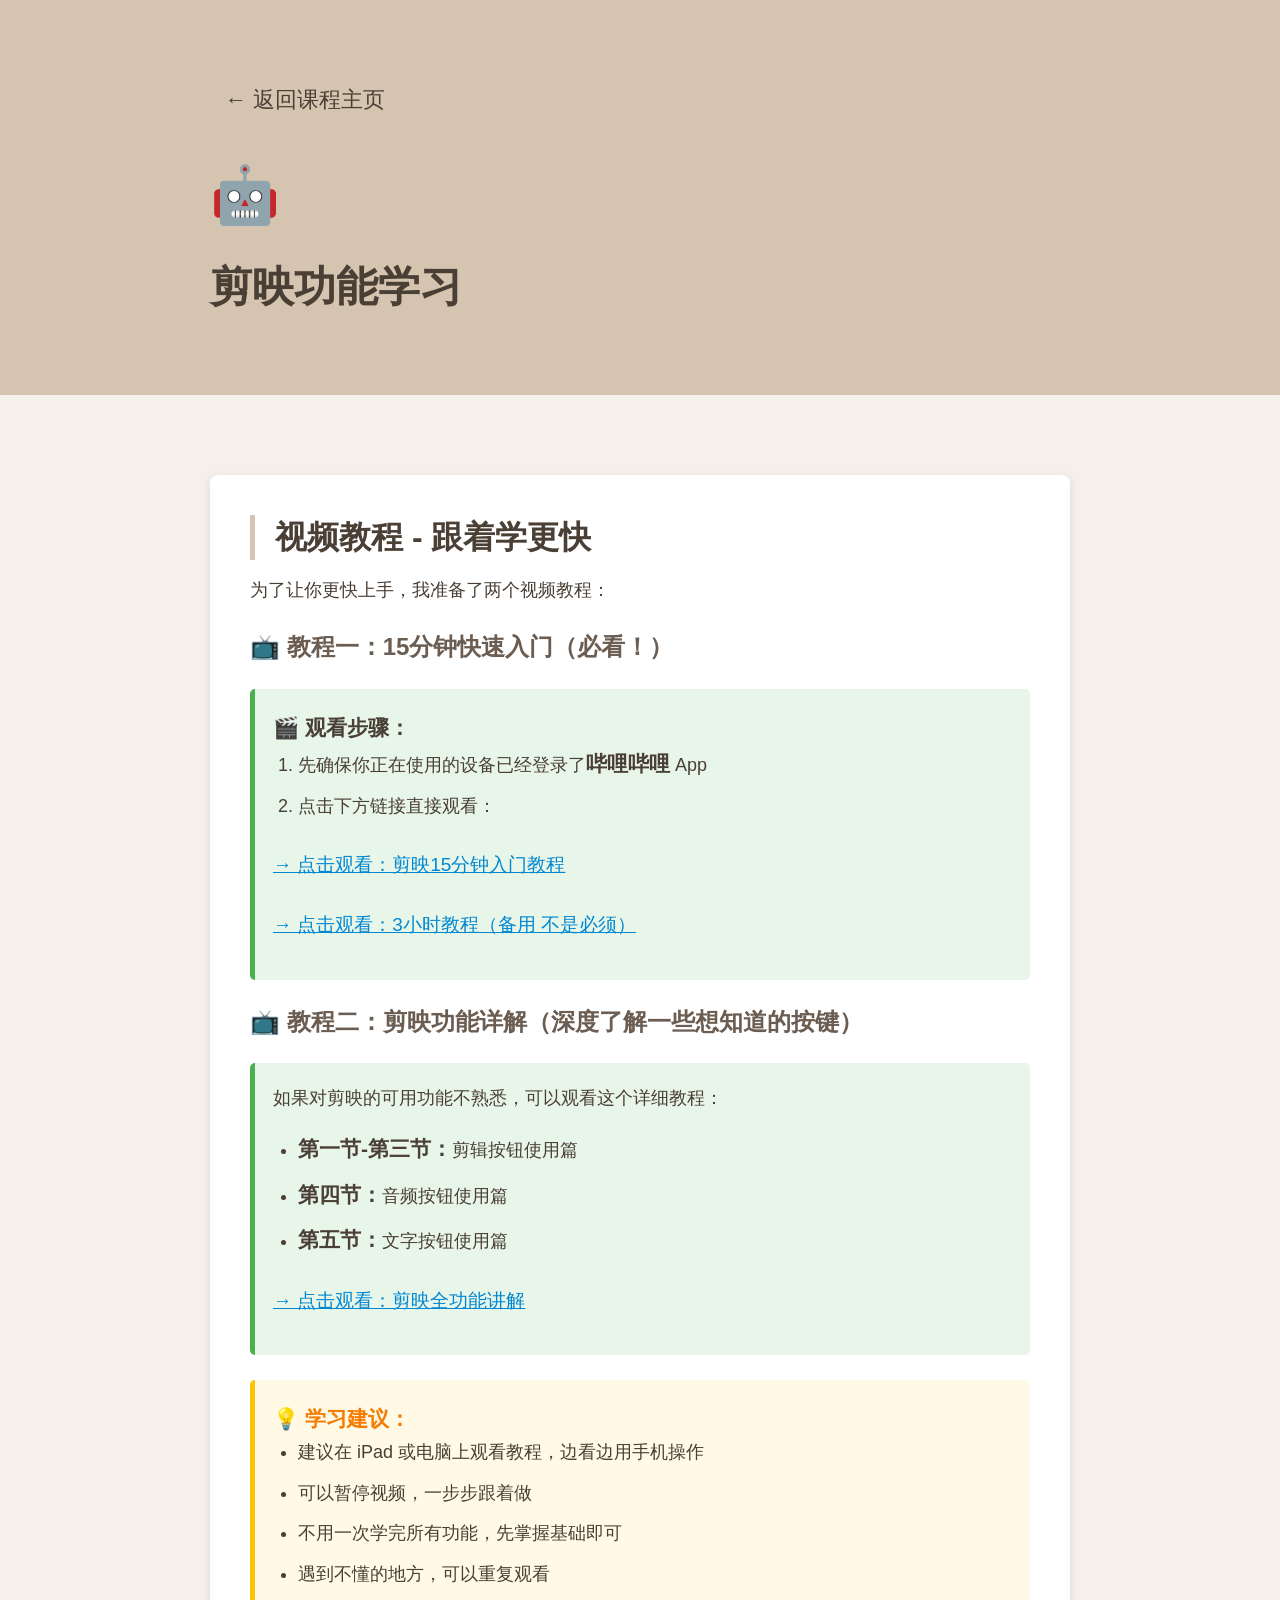
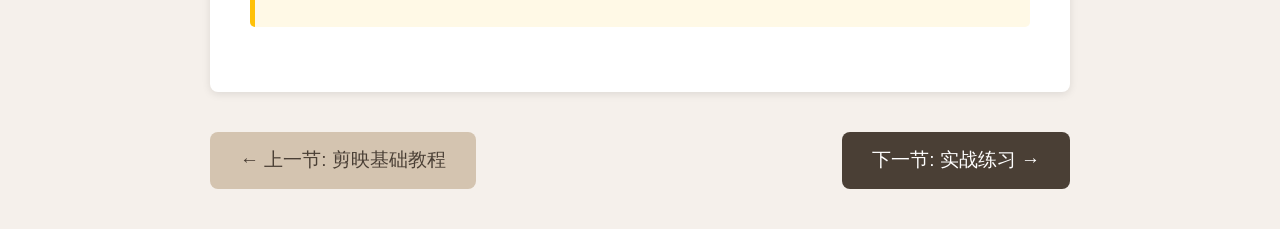
<file: Desktop/视频剪辑教程/module3-ai-editing.html>
<!DOCTYPE html>
<html lang="zh-CN">
<head>
    <meta charset="UTF-8">
    <meta name="viewport" content="width=device-width, initial-scale=1.0">
    <title>剪映功能学习 - 餐厅宣传视频课程</title>
    <style>
        * {
            margin: 0;
            padding: 0;
            box-sizing: border-box;
        }

        body {
            font-family: "Microsoft YaHei", "Segoe UI", Arial, sans-serif;
            background-color: #f5f0eb;
            color: #4a3f35;
            line-height: 1.8;
            font-size: 20px;
            -webkit-text-size-adjust: 100%;
        }

        .container {
            max-width: 900px;
            margin: 0 auto;
            padding: 20px 15px;
        }

        header {
            background-color: #d4c4b0;
            padding: 25px 15px;
            margin-bottom: 25px;
        }

        .back-link {
            display: inline-block;
            margin-bottom: 15px;
            color: #4a3f35;
            text-decoration: none;
            font-size: 22px;
            padding: 10px 15px;
            min-height: 44px;
            transition: transform 0.2s;
        }

        .back-link:active {
            transform: translateX(-5px);
            background-color: rgba(0,0,0,0.05);
            border-radius: 5px;
        }

        h1 {
            font-size: 32px;
            color: #4a3f35;
            margin-bottom: 10px;
            line-height: 1.3;
        }

        .module-icon {
            font-size: 56px;
            margin-bottom: 15px;
        }

        .content-section {
            background-color: white;
            padding: 25px 20px;
            margin-bottom: 20px;
            border-radius: 8px;
            box-shadow: 0 2px 8px rgba(0,0,0,0.1);
        }

        h2 {
            font-size: 26px;
            color: #4a3f35;
            margin-bottom: 15px;
            border-left: 5px solid #d4c4b0;
            padding-left: 15px;
            line-height: 1.4;
        }

        h3 {
            font-size: 22px;
            color: #6b5d52;
            margin: 25px 0 12px;
            line-height: 1.4;
        }

        p {
            margin-bottom: 18px;
            line-height: 1.7;
        }

        ul, ol {
            margin-left: 25px;
            margin-bottom: 18px;
        }

        li {
            margin-bottom: 12px;
            line-height: 1.6;
        }

        .tip-box, .step-box, .warning-box {
            border-left: 5px solid #ffc107;
            padding: 20px 18px;
            margin: 25px 0;
            border-radius: 5px;
        }

        .tip-box {
            background-color: #fff9e6;
            border-left-color: #ffc107;
        }

        .tip-box strong {
            color: #f57c00;
            font-size: 21px;
        }

        .step-box {
            background-color: #e8f5e9;
            border-left-color: #4caf50;
        }

        .step-box strong {
            font-size: 21px;
        }

        .warning-box {
            background-color: #ffebee;
            border-left-color: #f44336;
        }

        .warning-box strong {
            font-size: 21px;
        }

        .nav-buttons {
            display: flex;
            flex-direction: column;
            gap: 15px;
            margin-top: 40px;
        }

        .btn {
            background-color: #4a3f35;
            color: white;
            padding: 18px 25px;
            text-decoration: none;
            border-radius: 8px;
            font-size: 20px;
            text-align: center;
            display: block;
            min-height: 56px;
            line-height: 1.3;
            transition: background-color 0.3s;
            font-weight: 500;
        }

        .btn:active {
            background-color: #6b5d52;
        }

        .btn-secondary {
            background-color: #d4c4b0;
            color: #4a3f35;
        }

        .btn-secondary:active {
            background-color: #c4b4a0;
        }

        /* Tablet and larger screens */
        @media (min-width: 768px) {
            body {
                font-size: 19px;
            }

            .container {
                padding: 35px 25px;
            }

            header {
                padding: 30px 25px;
                margin-bottom: 35px;
            }

            h1 {
                font-size: 38px;
            }

            h2 {
                font-size: 30px;
                padding-left: 18px;
            }

            h3 {
                font-size: 24px;
            }

            .content-section {
                padding: 35px 30px;
                margin-bottom: 25px;
            }

            .nav-buttons {
                flex-direction: row;
                justify-content: space-between;
                gap: 20px;
            }

            .btn {
                padding: 16px 30px;
                font-size: 19px;
            }
        }

        /* Desktop screens */
        @media (min-width: 1024px) {
            body {
                font-size: 18px;
            }

            .container {
                padding: 40px 20px;
            }

            header {
                padding: 30px 20px;
                margin-bottom: 40px;
            }

            h1 {
                font-size: 42px;
            }

            h2 {
                font-size: 32px;
                padding-left: 20px;
            }

            h3 {
                font-size: 24px;
            }

            .content-section {
                padding: 40px;
                margin-bottom: 30px;
            }

            .back-link:hover {
                transform: translateX(-5px);
            }

            .btn:hover {
                background-color: #6b5d52;
            }

            .btn-secondary:hover {
                background-color: #c4b4a0;
            }
        }
    </style>
</head>
<body>
    <header>
        <div class="container">
            <a href="index.html" class="back-link">← 返回课程主页</a>
            <div class="module-icon">🤖</div>
            <h1>剪映功能学习</h1>
        </div>
    </header>

    <div class="container">
        <div class="content-section">
            <h2>视频教程 - 跟着学更快</h2>

            <p>为了让你更快上手，我准备了两个视频教程：</p>

            <h3>📺 教程一：15分钟快速入门（必看！）</h3>
            <div class="step-box">
                <strong>🎬 观看步骤：</strong>
                <ol>
                    <li>先确保你正在使用的设备已经登录了<strong>哔哩哔哩</strong> App</li>
                    <li>点击下方链接直接观看：</li>
                </ol>
                <p style="margin-top: 15px;">
                    <a href="https://www.bilibili.com/video/BV1B71PBsEBk/?p=4" target="_blank" style="color: #0288d1; font-size: 19px; text-decoration: underline; word-break: break-all; display: inline-block; margin-top: 10px;">
                        → 点击观看：剪映15分钟入门教程
                    </a>
                </p>
                <p style="margin-top: 15px;">
                    <a href="https://www.bilibili.com/video/BV1yKp2z5ETj?spm_id_from=333.788.recommend_more_video.6&trackid=web_related_0.router-related-2206419-2xpqp.1767454461857.884&vd_source=25d49fe38acca202428fafdaa436f8fd" target="_blank" style="color: #0288d1; font-size: 19px; text-decoration: underline; word-break: break-all; display: inline-block; margin-top: 10px;">
                        → 点击观看：3小时教程（备用 不是必须）
                    </a>
                </p>
            </div>

            <h3>📺 教程二：剪映功能详解（深度了解一些想知道的按键）</h3>
            <div class="step-box">
                <p>如果对剪映的可用功能不熟悉，可以观看这个详细教程：</p>
                <ul style="margin-top: 15px;">
                    <li><strong>第一节-第三节：</strong>剪辑按钮使用篇</li>
                    <li><strong>第四节：</strong>音频按钮使用篇</li>
                    <li><strong>第五节：</strong>文字按钮使用篇</li>
                </ul>
                <p style="margin-top: 15px;">
                    <a href="https://www.bilibili.com/video/BV1vi4y1f7qW/" target="_blank" style="color: #0288d1; font-size: 19px; text-decoration: underline; word-break: break-all; display: inline-block; margin-top: 10px;">
                        → 点击观看：剪映全功能讲解
                    </a>
                </p>
            </div>

            <div class="tip-box">
                <strong>💡 学习建议：</strong>
                <ul>
                    <li>建议在 iPad 或电脑上观看教程，边看边用手机操作</li>
                    <li>可以暂停视频，一步步跟着做</li>
                    <li>不用一次学完所有功能，先掌握基础即可</li>
                    <li>遇到不懂的地方，可以重复观看</li>
                </ul>
            </div>
        </div>

        <div class="nav-buttons">
            <a href="module3-editing-tutorial.html" class="btn btn-secondary">← 上一节: 剪映基础教程</a>
            <a href="module3-practice.html" class="btn">下一节: 实战练习 →</a>
        </div>
    </div>
</body>
</html>
</file>
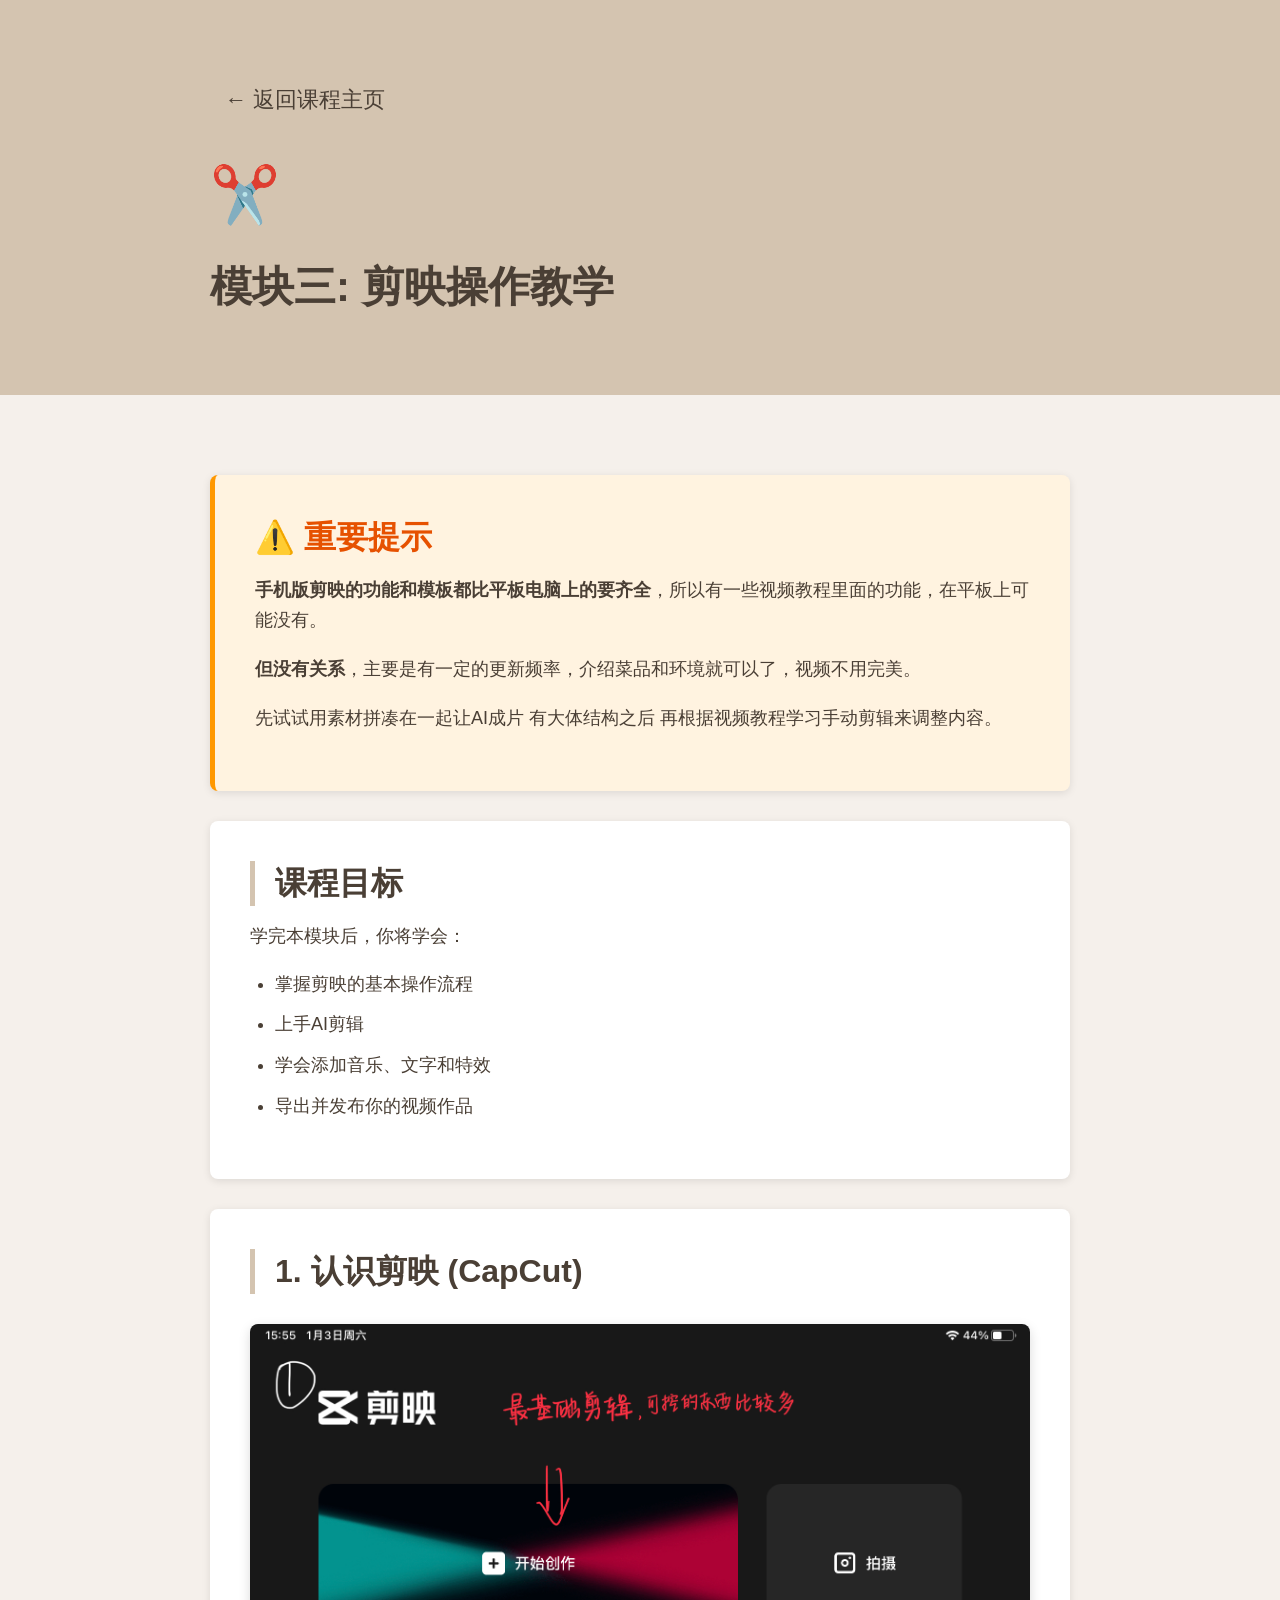
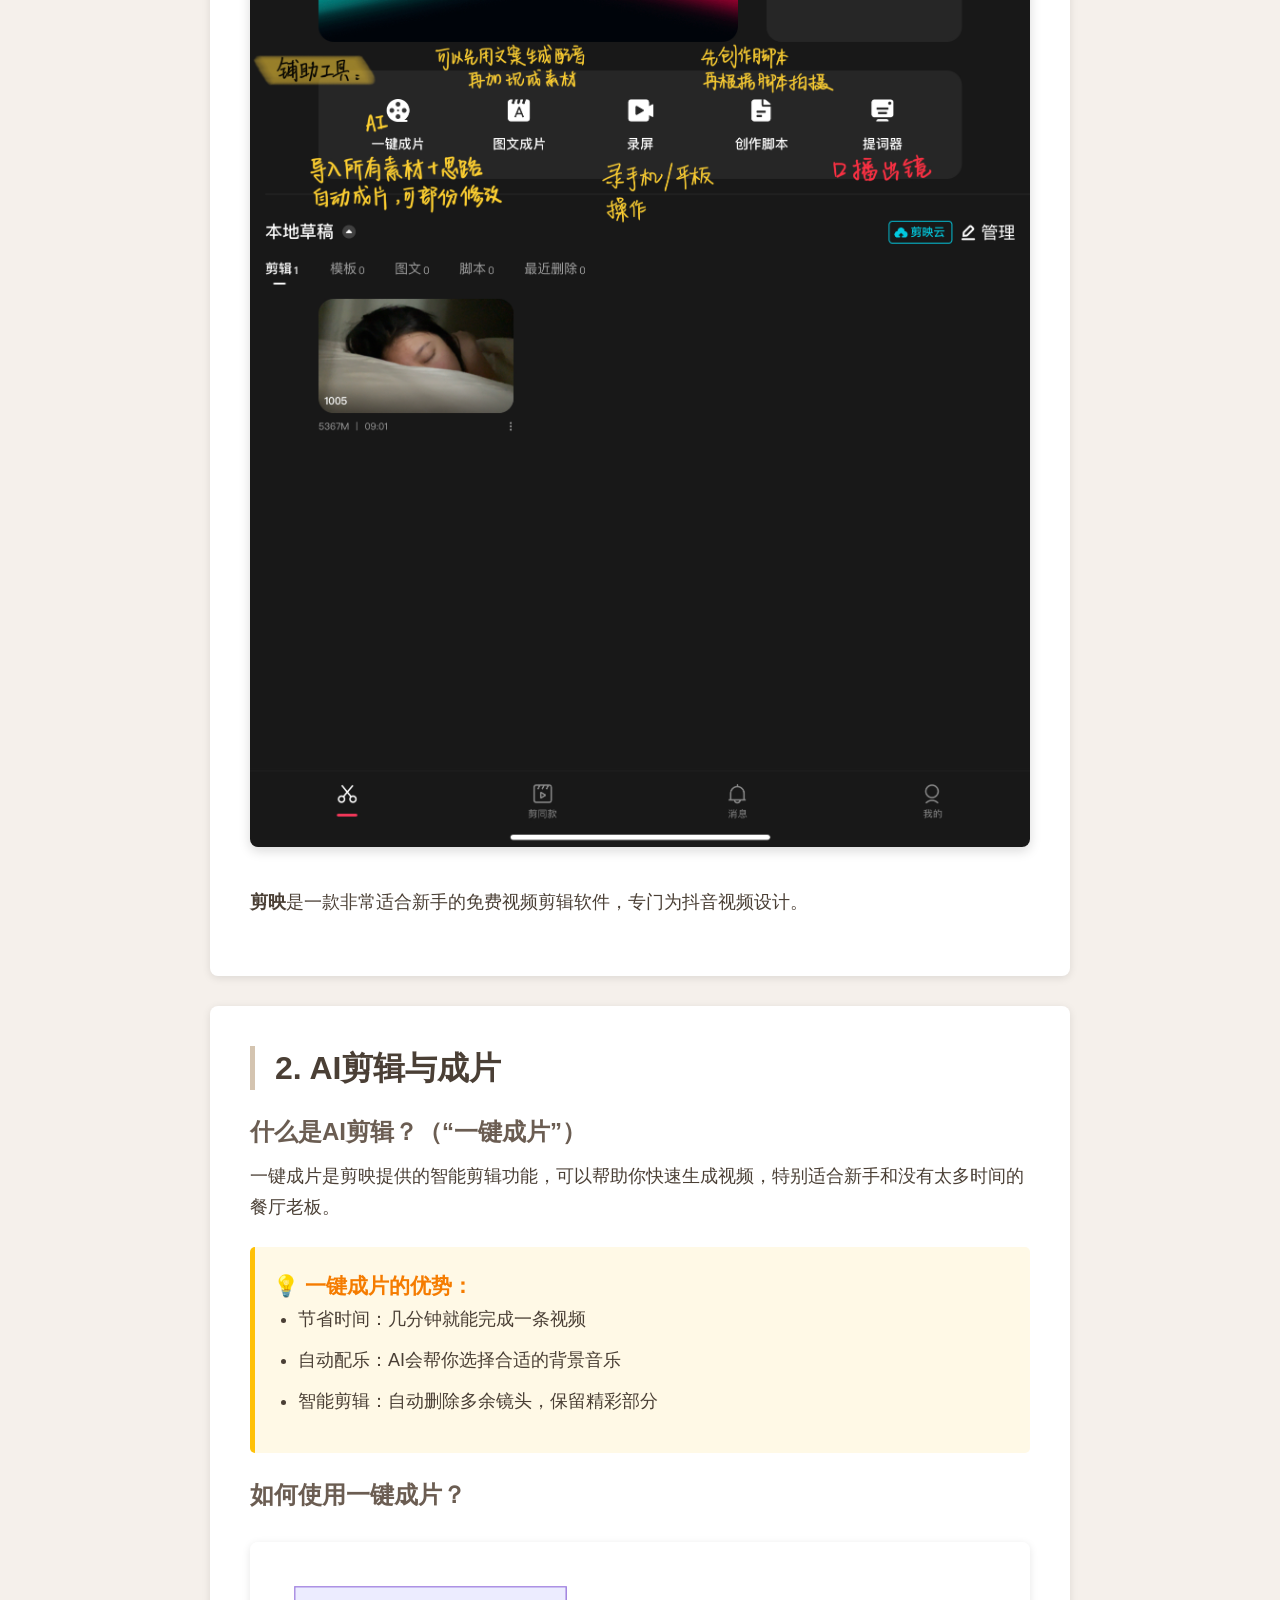
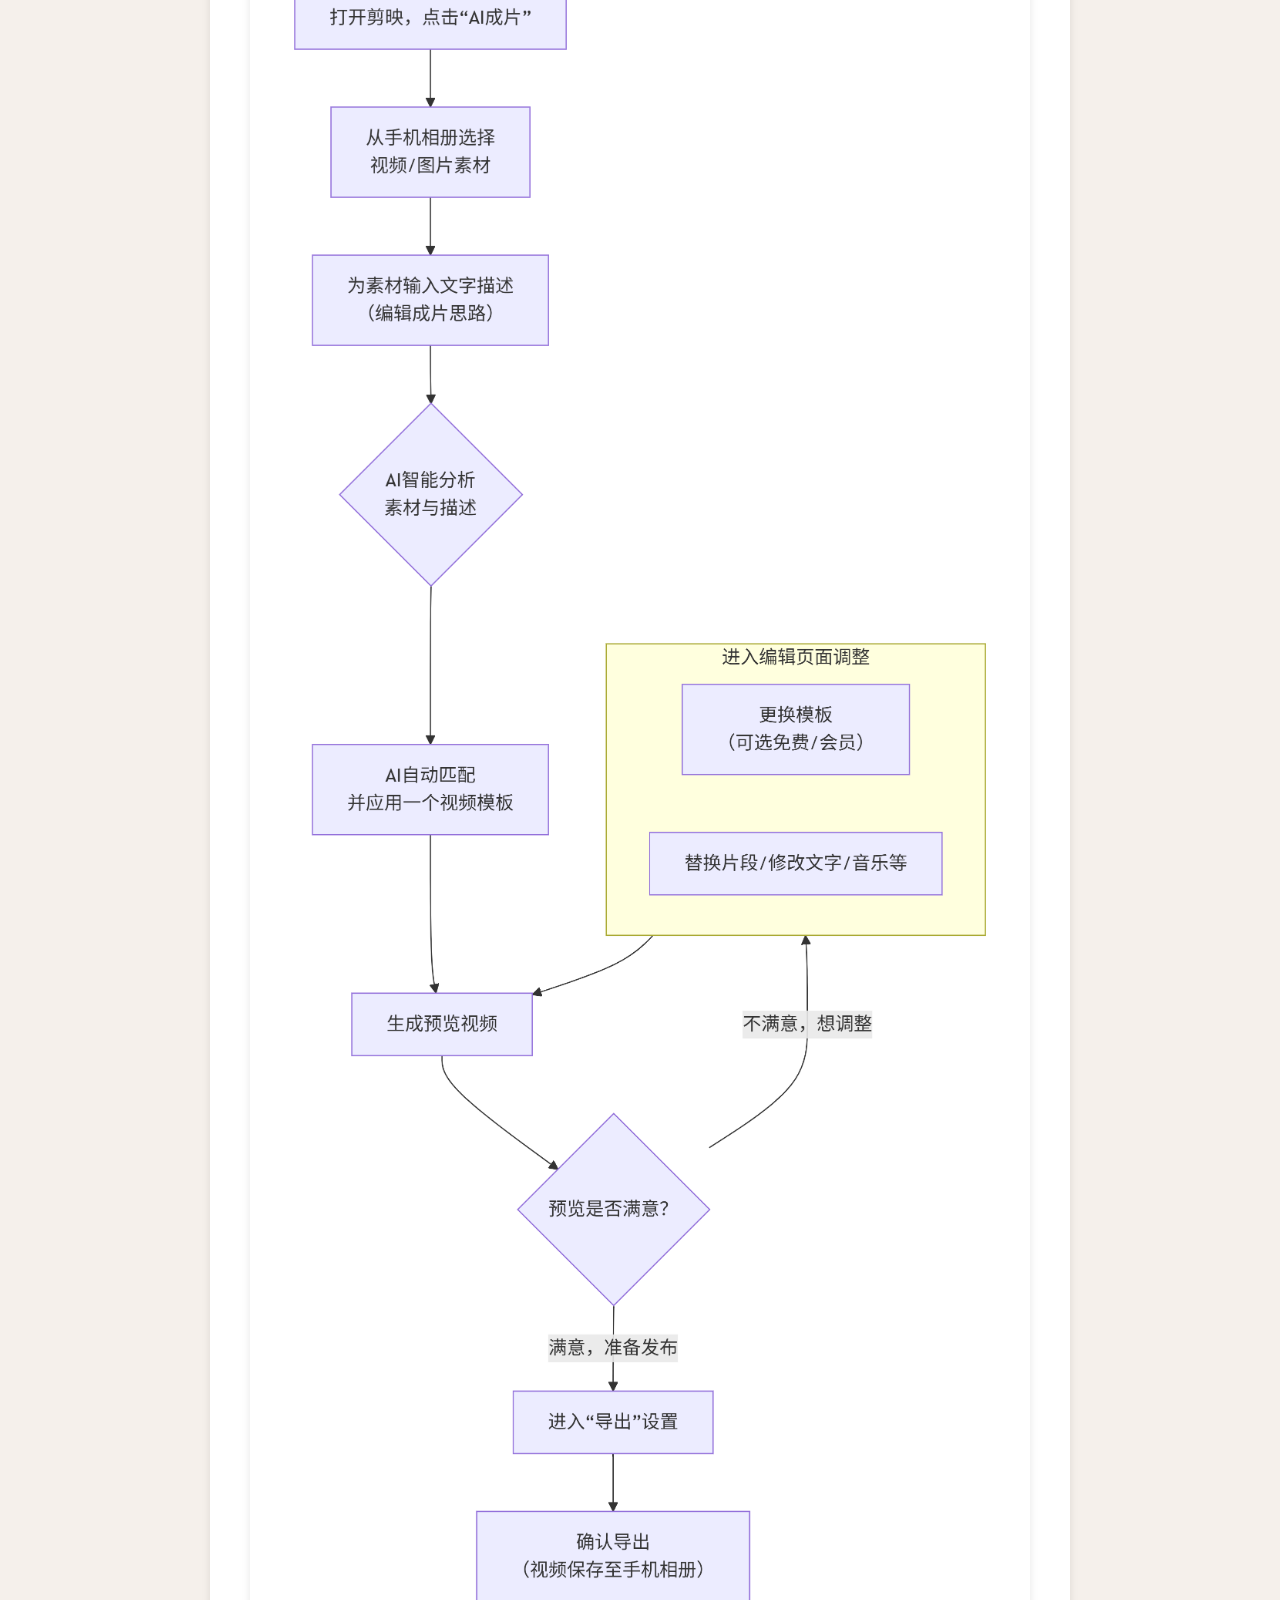
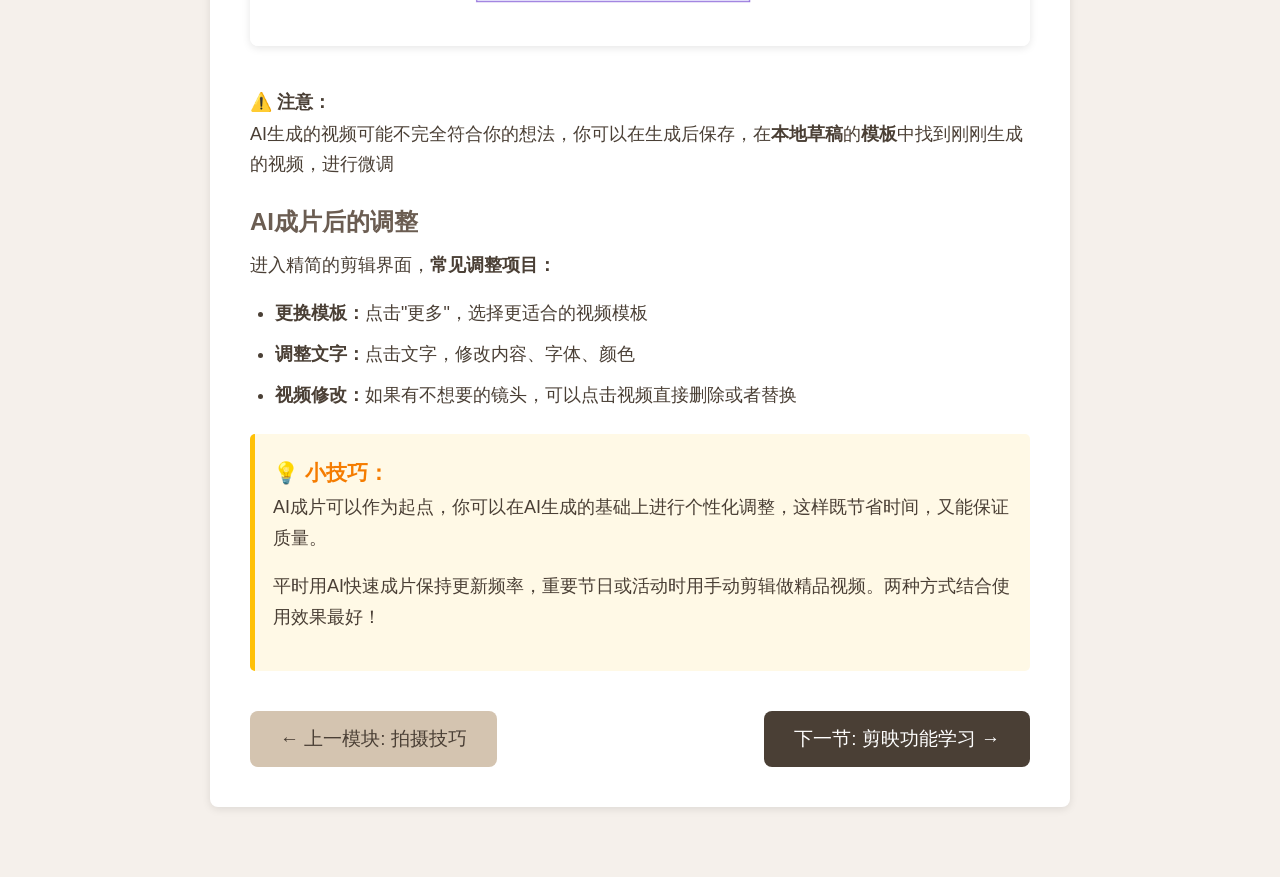
<file: Desktop/视频剪辑教程/module3-editing-tutorial.html>
<!DOCTYPE html>
<html lang="zh-CN">
<head>
    <meta charset="UTF-8">
    <meta name="viewport" content="width=device-width, initial-scale=1.0">
    <title>剪映操作教学 - 餐厅宣传视频课程</title>
    <style>
        * {
            margin: 0;
            padding: 0;
            box-sizing: border-box;
        }

        body {
            font-family: "Microsoft YaHei", "Segoe UI", Arial, sans-serif;
            background-color: #f5f0eb;
            color: #4a3f35;
            line-height: 1.8;
            font-size: 20px;
            -webkit-text-size-adjust: 100%;
        }

        .container {
            max-width: 900px;
            margin: 0 auto;
            padding: 20px 15px;
        }

        header {
            background-color: #d4c4b0;
            padding: 25px 15px;
            margin-bottom: 25px;
        }

        .back-link {
            display: inline-block;
            margin-bottom: 15px;
            color: #4a3f35;
            text-decoration: none;
            font-size: 22px;
            padding: 10px 15px;
            min-height: 44px;
            transition: transform 0.2s;
        }

        .back-link:active {
            transform: translateX(-5px);
            background-color: rgba(0,0,0,0.05);
            border-radius: 5px;
        }

        h1 {
            font-size: 32px;
            color: #4a3f35;
            margin-bottom: 10px;
            line-height: 1.3;
        }

        .module-icon {
            font-size: 56px;
            margin-bottom: 15px;
        }

        .content-section {
            background-color: white;
            padding: 25px 20px;
            margin-bottom: 20px;
            border-radius: 8px;
            box-shadow: 0 2px 8px rgba(0,0,0,0.1);
        }

        h2 {
            font-size: 26px;
            color: #4a3f35;
            margin-bottom: 15px;
            border-left: 5px solid #d4c4b0;
            padding-left: 15px;
            line-height: 1.4;
        }

        h3 {
            font-size: 22px;
            color: #6b5d52;
            margin: 25px 0 12px;
            line-height: 1.4;
        }

        p {
            margin-bottom: 18px;
            line-height: 1.7;
        }

        ul, ol {
            margin-left: 25px;
            margin-bottom: 18px;
        }

        li {
            margin-bottom: 12px;
            line-height: 1.6;
        }

        .tip-box, .step-box, .exercise-box {
            border-left: 5px solid #ffc107;
            padding: 20px 18px;
            margin: 25px 0;
            border-radius: 5px;
        }

        .tip-box {
            background-color: #fff9e6;
            border-left-color: #ffc107;
        }

        .tip-box strong {
            color: #f57c00;
            font-size: 21px;
        }

        .step-box {
            background-color: #e8f5e9;
            border-left-color: #4caf50;
        }

        .step-box strong {
            font-size: 21px;
        }

        .exercise-box {
            background-color: #e3f2fd;
            border-left-color: #2196f3;
        }

        .exercise-box strong {
            font-size: 21px;
        }

        .feature-grid {
            display: grid;
            grid-template-columns: 1fr;
            gap: 15px;
            margin: 25px 0;
        }

        .feature-card {
            background-color: #f8f8f8;
            padding: 20px 18px;
            border-radius: 8px;
            border: 2px solid #d4c4b0;
        }

        .feature-card h4 {
            color: #4a3f35;
            margin-bottom: 10px;
            font-size: 21px;
            line-height: 1.4;
        }

        .feature-card p {
            font-size: 18px;
            line-height: 1.6;
        }

        /* Image responsive styling */
        img {
            max-width: 100%;
            height: auto;
        }

        /* Video link styling */
        a[href*="bilibili"] {
            display: inline-block;
            background-color: #0288d1;
            color: white !important;
            padding: 15px 20px;
            border-radius: 8px;
            text-decoration: none !important;
            margin: 15px 0;
            transition: background-color 0.3s;
            font-size: 18px;
            line-height: 1.5;
            word-break: break-all;
        }

        a[href*="bilibili"]:active {
            background-color: #0277bd;
        }

        .nav-buttons {
            display: flex;
            flex-direction: column;
            gap: 15px;
            margin-top: 40px;
        }

        .btn {
            background-color: #4a3f35;
            color: white;
            padding: 18px 25px;
            text-decoration: none;
            border-radius: 8px;
            font-size: 20px;
            text-align: center;
            display: block;
            min-height: 56px;
            line-height: 1.3;
            transition: background-color 0.3s;
            font-weight: 500;
        }

        .btn:active {
            background-color: #6b5d52;
        }

        .btn-secondary {
            background-color: #d4c4b0;
            color: #4a3f35;
        }

        .btn-secondary:active {
            background-color: #c4b4a0;
        }

        /* Tablet and larger screens */
        @media (min-width: 768px) {
            body {
                font-size: 19px;
            }

            .container {
                padding: 35px 25px;
            }

            header {
                padding: 30px 25px;
                margin-bottom: 35px;
            }

            h1 {
                font-size: 38px;
            }

            h2 {
                font-size: 30px;
                padding-left: 18px;
            }

            h3 {
                font-size: 24px;
            }

            .content-section {
                padding: 35px 30px;
                margin-bottom: 25px;
            }

            .feature-grid {
                grid-template-columns: repeat(2, 1fr);
                gap: 20px;
            }

            .nav-buttons {
                flex-direction: row;
                justify-content: space-between;
                gap: 20px;
            }

            .btn {
                padding: 16px 30px;
                font-size: 19px;
            }

            a[href*="bilibili"] {
                font-size: 19px;
                padding: 16px 25px;
            }
        }

        /* Desktop screens */
        @media (min-width: 1024px) {
            body {
                font-size: 18px;
            }

            .container {
                padding: 40px 20px;
            }

            header {
                padding: 30px 20px;
                margin-bottom: 40px;
            }

            h1 {
                font-size: 42px;
            }

            h2 {
                font-size: 32px;
                padding-left: 20px;
            }

            h3 {
                font-size: 24px;
            }

            .content-section {
                padding: 40px;
                margin-bottom: 30px;
            }

            .feature-card h4 {
                font-size: 20px;
            }

            .back-link:hover {
                transform: translateX(-5px);
            }

            .btn:hover {
                background-color: #6b5d52;
            }

            .btn-secondary:hover {
                background-color: #c4b4a0;
            }

            a[href*="bilibili"]:hover {
                background-color: #0277bd;
            }
        }
    </style>
</head>
<body>
    <header>
        <div class="container">
            <a href="index.html" class="back-link">← 返回课程主页</a>
            <div class="module-icon">✂️</div>
            <h1>模块三: 剪映操作教学</h1>
        </div>
    </header>

    <div class="container">
        <div class="content-section" style="background-color: #fff3e0; border-left: 5px solid #ff9800;">
            <h2 style="color: #e65100; border-left: none; padding-left: 0;">⚠️ 重要提示</h2>
            <p><strong>手机版剪映的功能和模板都比平板电脑上的要齐全</strong>，所以有一些视频教程里面的功能，在平板上可能没有。</p>
            <p><strong>但没有关系</strong>，主要是有一定的更新频率，介绍菜品和环境就可以了，视频不用完美。 </p>
            <p>先试试用素材拼凑在一起让AI成片 有大体结构之后 再根据视频教程学习手动剪辑来调整内容。</p>
        </div>

        <div class="content-section">
            <h2>课程目标</h2>
            <p>学完本模块后，你将学会：</p>
            <ul>
                <li>掌握剪映的基本操作流程</li>
                 <li>上手AI剪辑</li>
                <li>学会添加音乐、文字和特效</li>
                <li>导出并发布你的视频作品</li>
            </ul>
        </div>

        <div class="content-section">
            <h2>1. 认识剪映 (CapCut)</h2>

            <div style="text-align: center; margin: 30px 0;">
                <img src="jianying.jpg" alt="剪映 App" style="max-width: 100%; height: auto; border-radius: 8px; box-shadow: 0 4px 12px rgba(0,0,0,0.15);">
            </div>

            <p><strong>剪映</strong>是一款非常适合新手的免费视频剪辑软件，专门为抖音视频设计。</p>


        </div>

        <div class="content-section">
            <h2>2. AI剪辑与成片</h2>

            <h3>什么是AI剪辑？（“一键成片”）</h3>
            <p>一键成片是剪映提供的智能剪辑功能，可以帮助你快速生成视频，特别适合新手和没有太多时间的餐厅老板。</p>

            <div class="tip-box">
                <strong>💡 一键成片的优势：</strong>
                <ul>
                    <li>节省时间：几分钟就能完成一条视频</li>
                    <li>自动配乐：AI会帮你选择合适的背景音乐</li>
                    <li>智能剪辑：自动删除多余镜头，保留精彩部分</li>
                </ul>
            </div>

            <h3>如何使用一键成片？</h3>

            <div style="text-align: center; margin: 30px 0;">
                <img src="deepseek.png" alt="AI剪辑操作示例" style="max-width: 100%; height: auto; border-radius: 8px; box-shadow: 0 2px 8px rgba(0,0,0,0.1);">
            </div>

             <div class="warning-box">
                <strong>⚠️ 注意：</strong>
                <p>AI生成的视频可能不完全符合你的想法，你可以在生成后保存，在<strong>本地草稿</strong>的<strong>模板</strong>中找到刚刚生成的视频，进行微调</p>
            </div>


            <h3>AI成片后的调整</h3>

            <p>进入精简的剪辑界面，<strong>常见调整项目：</strong></p>
            <ul>
                <li><strong>更换模板：</strong>点击"更多"，选择更适合的视频模板</li>
                <li><strong>调整文字：</strong>点击文字，修改内容、字体、颜色</li>
                <li><strong>视频修改：</strong>如果有不想要的镜头，可以点击视频直接删除或者替换</li>
            </ul>

            <div class="tip-box">
                <strong>💡 小技巧：</strong>
                <p>AI成片可以作为起点，你可以在AI生成的基础上进行个性化调整，这样既节省时间，又能保证质量。</p>
               <p>平时用AI快速成片保持更新频率，重要节日或活动时用手动剪辑做精品视频。两种方式结合使用效果最好！</p>
           
            </div>
        
        <div class="nav-buttons">
            <a href="module2-shooting-tips-part2.html" class="btn btn-secondary">← 上一模块: 拍摄技巧</a>
            <a href="module3-ai-editing.html" class="btn">下一节: 剪映功能学习 →</a>
        </div>
    </div>

</body>
</html>
</file>
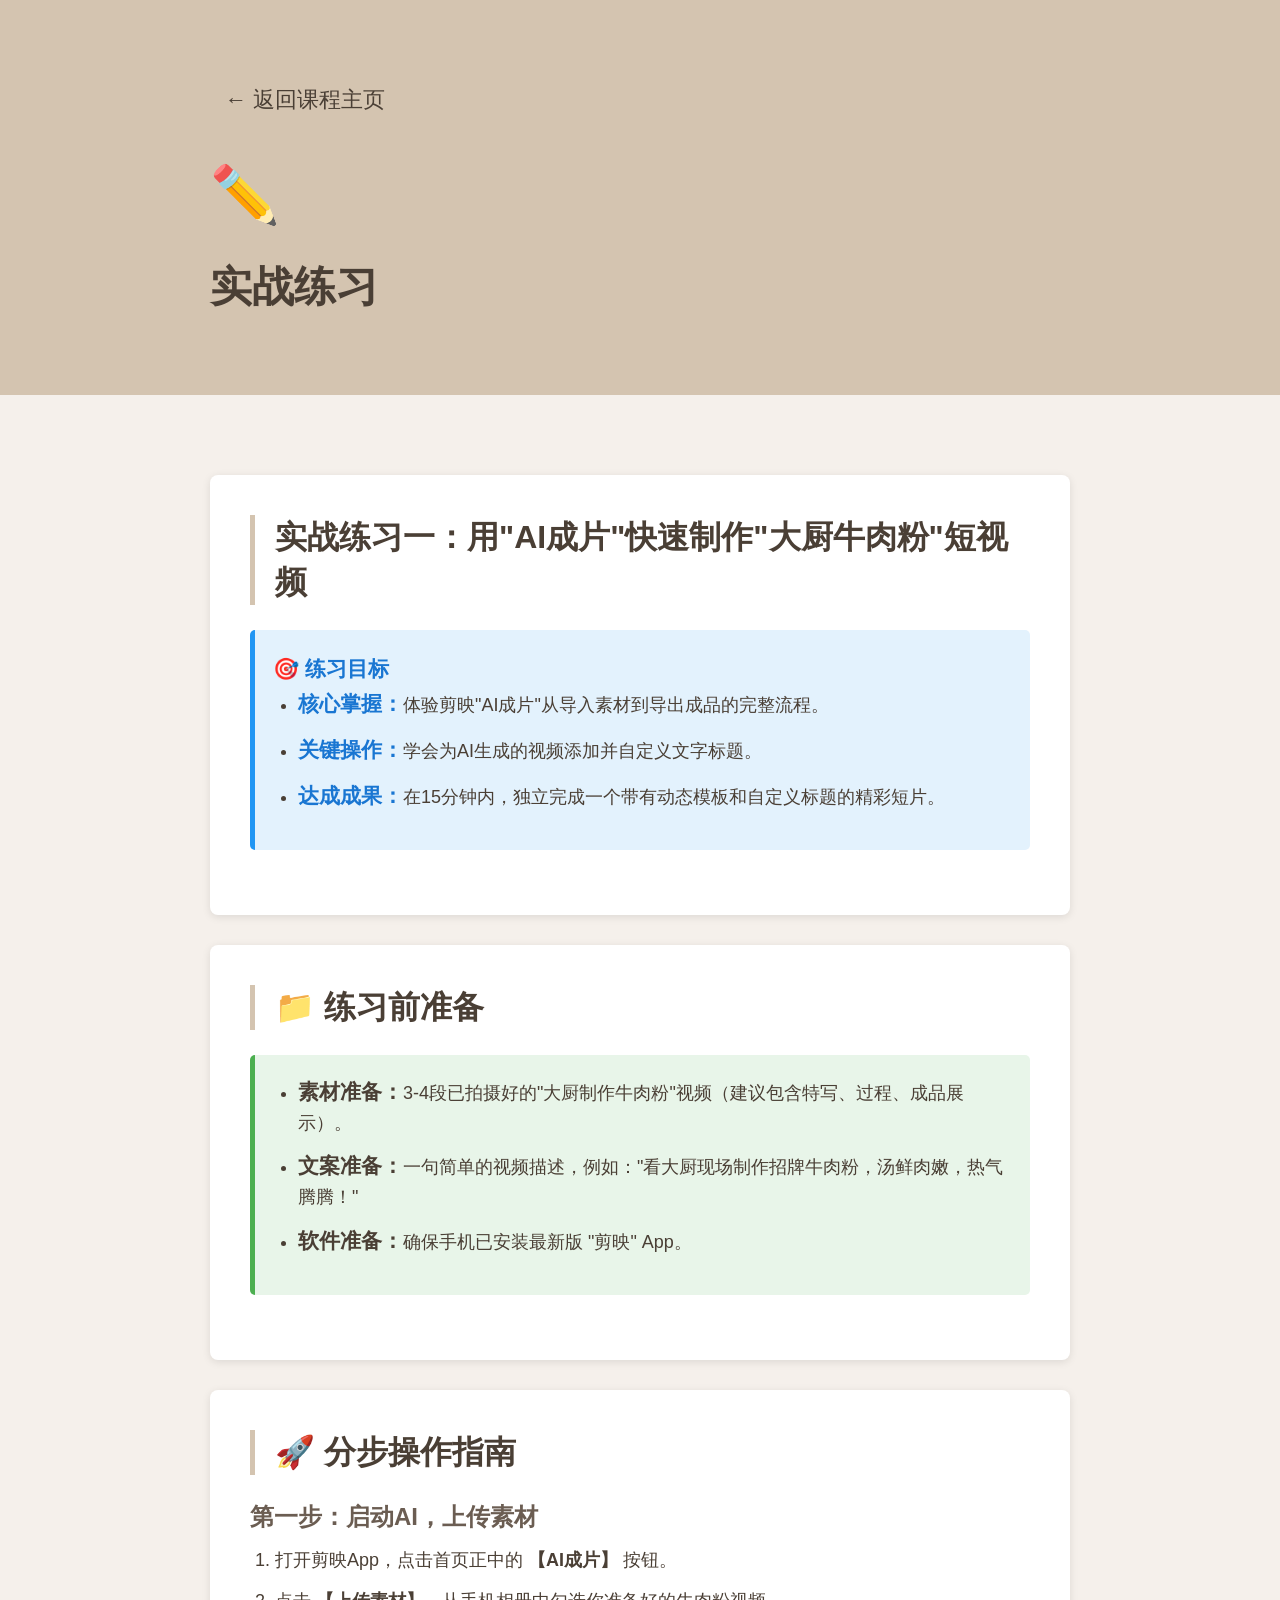
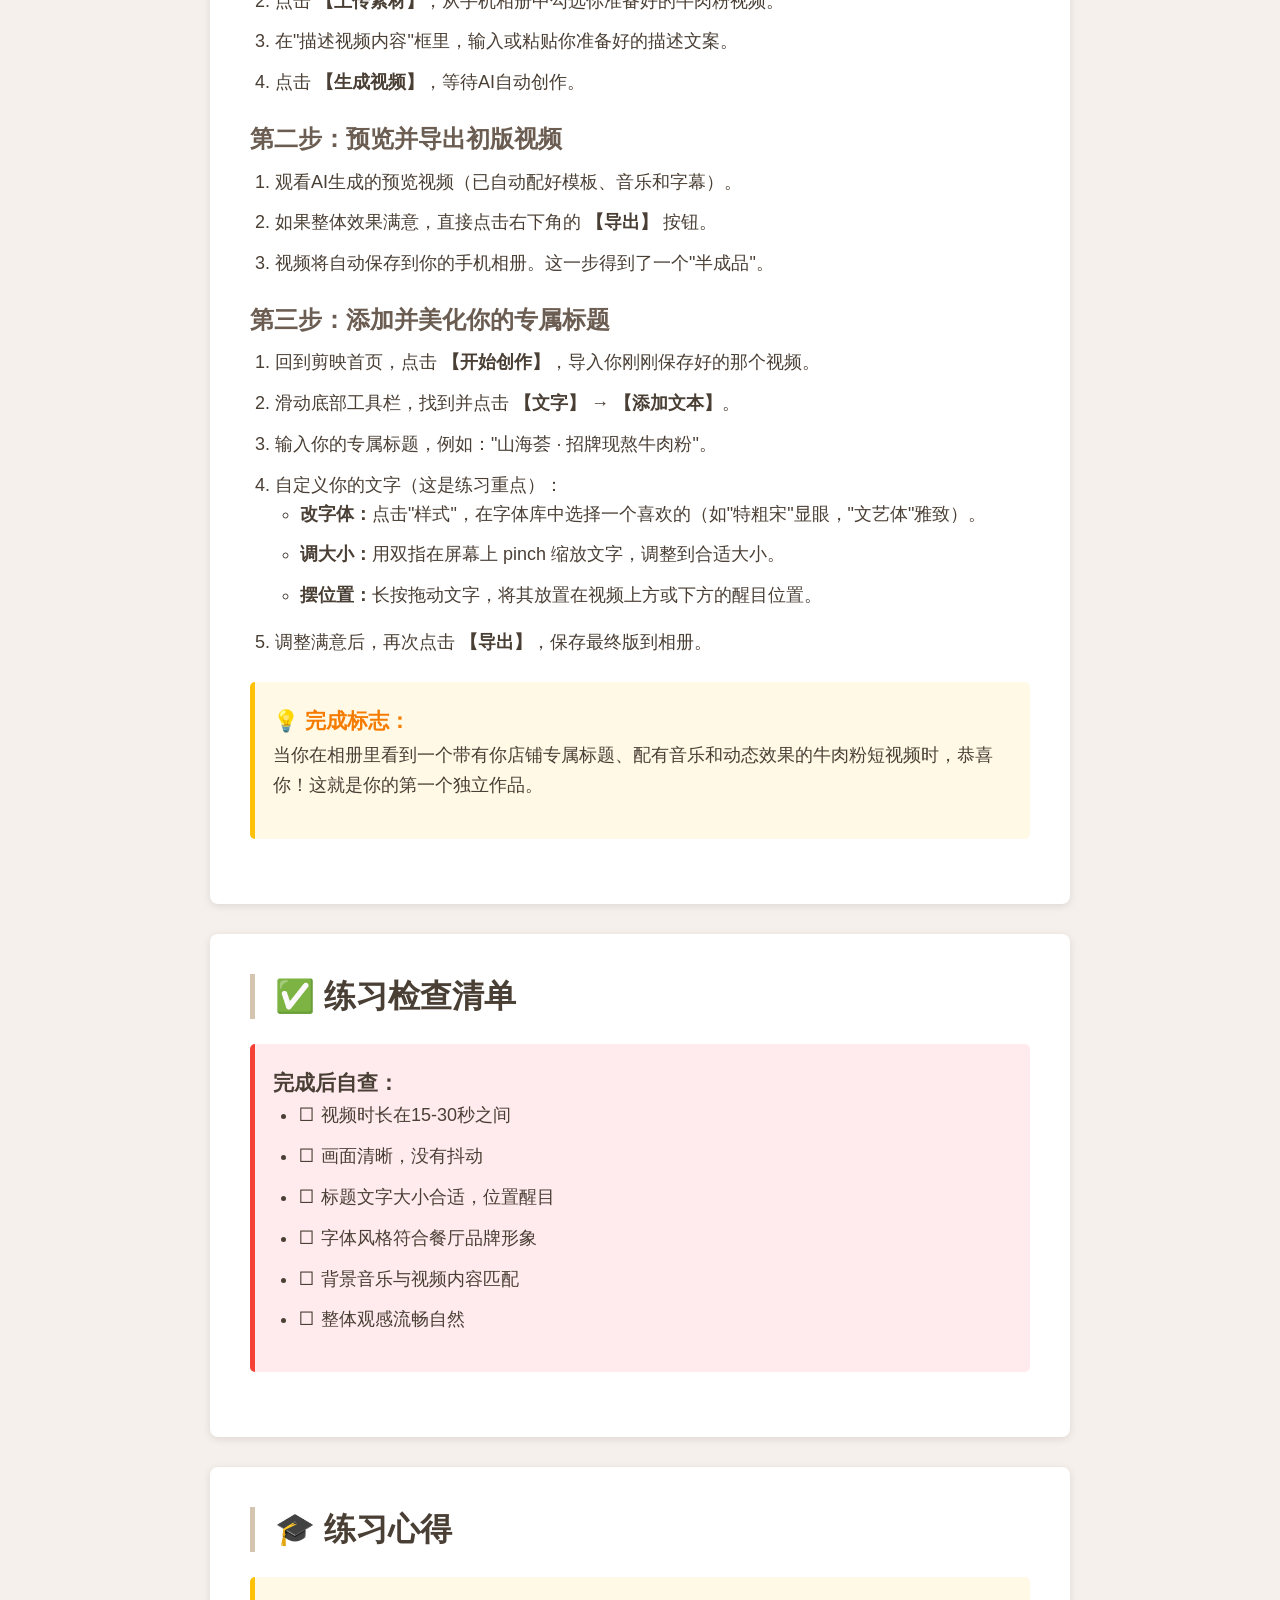
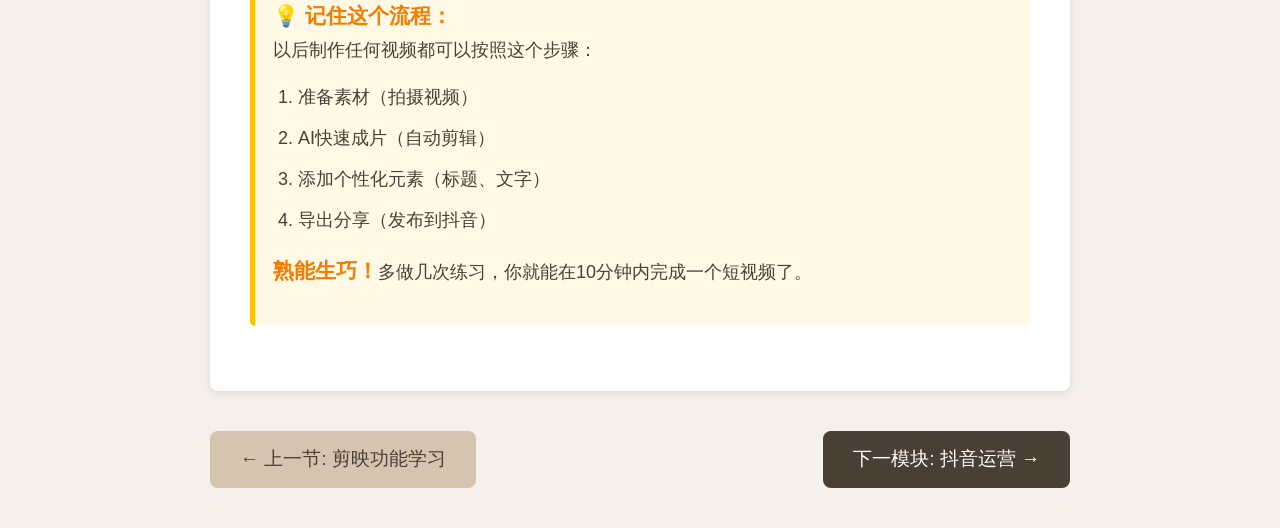
<file: Desktop/视频剪辑教程/module3-practice.html>
<!DOCTYPE html>
<html lang="zh-CN">
<head>
    <meta charset="UTF-8">
    <meta name="viewport" content="width=device-width, initial-scale=1.0">
    <title>实战练习 - 餐厅宣传视频课程</title>
    <style>
        * {
            margin: 0;
            padding: 0;
            box-sizing: border-box;
        }

        body {
            font-family: "Microsoft YaHei", "Segoe UI", Arial, sans-serif;
            background-color: #f5f0eb;
            color: #4a3f35;
            line-height: 1.8;
            font-size: 20px;
            -webkit-text-size-adjust: 100%;
        }

        .container {
            max-width: 900px;
            margin: 0 auto;
            padding: 20px 15px;
        }

        header {
            background-color: #d4c4b0;
            padding: 25px 15px;
            margin-bottom: 25px;
        }

        .back-link {
            display: inline-block;
            margin-bottom: 15px;
            color: #4a3f35;
            text-decoration: none;
            font-size: 22px;
            padding: 10px 15px;
            min-height: 44px;
            transition: transform 0.2s;
        }

        .back-link:active {
            transform: translateX(-5px);
            background-color: rgba(0,0,0,0.05);
            border-radius: 5px;
        }

        h1 {
            font-size: 32px;
            color: #4a3f35;
            margin-bottom: 10px;
            line-height: 1.3;
        }

        .module-icon {
            font-size: 56px;
            margin-bottom: 15px;
        }

        .content-section {
            background-color: white;
            padding: 25px 20px;
            margin-bottom: 20px;
            border-radius: 8px;
            box-shadow: 0 2px 8px rgba(0,0,0,0.1);
        }

        h2 {
            font-size: 26px;
            color: #4a3f35;
            margin-bottom: 15px;
            border-left: 5px solid #d4c4b0;
            padding-left: 15px;
            line-height: 1.4;
        }

        h3 {
            font-size: 22px;
            color: #6b5d52;
            margin: 25px 0 12px;
            line-height: 1.4;
        }

        h4 {
            font-size: 20px;
            color: #6b5d52;
            margin: 20px 0 10px;
            line-height: 1.4;
        }

        p {
            margin-bottom: 18px;
            line-height: 1.7;
        }

        ul, ol {
            margin-left: 25px;
            margin-bottom: 18px;
        }

        li {
            margin-bottom: 12px;
            line-height: 1.6;
        }

        .tip-box, .step-box, .warning-box, .goal-box {
            border-left: 5px solid #ffc107;
            padding: 20px 18px;
            margin: 25px 0;
            border-radius: 5px;
        }

        .tip-box {
            background-color: #fff9e6;
            border-left-color: #ffc107;
        }

        .tip-box strong {
            color: #f57c00;
            font-size: 21px;
        }

        .step-box {
            background-color: #e8f5e9;
            border-left-color: #4caf50;
        }

        .step-box strong {
            font-size: 21px;
        }

        .warning-box {
            background-color: #ffebee;
            border-left-color: #f44336;
        }

        .warning-box strong {
            font-size: 21px;
        }

        .goal-box {
            background-color: #e3f2fd;
            border-left-color: #2196f3;
        }

        .goal-box strong {
            color: #1976d2;
            font-size: 21px;
        }

        .nav-buttons {
            display: flex;
            flex-direction: column;
            gap: 15px;
            margin-top: 40px;
        }

        .btn {
            background-color: #4a3f35;
            color: white;
            padding: 18px 25px;
            text-decoration: none;
            border-radius: 8px;
            font-size: 20px;
            text-align: center;
            display: block;
            min-height: 56px;
            line-height: 1.3;
            transition: background-color 0.3s;
            font-weight: 500;
        }

        .btn:active {
            background-color: #6b5d52;
        }

        .btn-secondary {
            background-color: #d4c4b0;
            color: #4a3f35;
        }

        .btn-secondary:active {
            background-color: #c4b4a0;
        }

        /* Tablet and larger screens */
        @media (min-width: 768px) {
            body {
                font-size: 19px;
            }

            .container {
                padding: 35px 25px;
            }

            header {
                padding: 30px 25px;
                margin-bottom: 35px;
            }

            h1 {
                font-size: 38px;
            }

            h2 {
                font-size: 30px;
                padding-left: 18px;
            }

            h3 {
                font-size: 24px;
            }

            h4 {
                font-size: 22px;
            }

            .content-section {
                padding: 35px 30px;
                margin-bottom: 25px;
            }

            .nav-buttons {
                flex-direction: row;
                justify-content: space-between;
                gap: 20px;
            }

            .btn {
                padding: 16px 30px;
                font-size: 19px;
            }
        }

        /* Desktop screens */
        @media (min-width: 1024px) {
            body {
                font-size: 18px;
            }

            .container {
                padding: 40px 20px;
            }

            header {
                padding: 30px 20px;
                margin-bottom: 40px;
            }

            h1 {
                font-size: 42px;
            }

            h2 {
                font-size: 32px;
                padding-left: 20px;
            }

            h3 {
                font-size: 24px;
            }

            h4 {
                font-size: 22px;
            }

            .content-section {
                padding: 40px;
                margin-bottom: 30px;
            }

            .back-link:hover {
                transform: translateX(-5px);
            }

            .btn:hover {
                background-color: #6b5d52;
            }

            .btn-secondary:hover {
                background-color: #c4b4a0;
            }
        }
    </style>
</head>
<body>
    <header>
        <div class="container">
            <a href="index.html" class="back-link">← 返回课程主页</a>
            <div class="module-icon">✏️</div>
            <h1>实战练习</h1>
        </div>
    </header>

    <div class="container">
        <div class="content-section">
            <h2>实战练习一：用"AI成片"快速制作"大厨牛肉粉"短视频</h2>

            <div class="goal-box">
                <strong>🎯 练习目标</strong>
                <ul>
                    <li><strong>核心掌握：</strong>体验剪映"AI成片"从导入素材到导出成品的完整流程。</li>
                    <li><strong>关键操作：</strong>学会为AI生成的视频添加并自定义文字标题。</li>
                    <li><strong>达成成果：</strong>在15分钟内，独立完成一个带有动态模板和自定义标题的精彩短片。</li>
                </ul>
            </div>
        </div>

        <div class="content-section">
            <h2>📁 练习前准备</h2>

            <div class="step-box">
                <ul>
                    <li><strong>素材准备：</strong>3-4段已拍摄好的"大厨制作牛肉粉"视频（建议包含特写、过程、成品展示）。</li>
                    <li><strong>文案准备：</strong>一句简单的视频描述，例如："看大厨现场制作招牌牛肉粉，汤鲜肉嫩，热气腾腾！"</li>
                    <li><strong>软件准备：</strong>确保手机已安装最新版 "剪映" App。</li>
                </ul>
            </div>
        </div>

        <div class="content-section">
            <h2>🚀 分步操作指南</h2>

            <h3>第一步：启动AI，上传素材</h3>
            <ol>
                <li>打开剪映App，点击首页正中的 <strong>【AI成片】</strong> 按钮。</li>
                <li>点击 <strong>【上传素材】</strong>，从手机相册中勾选你准备好的牛肉粉视频。</li>
                <li>在"描述视频内容"框里，输入或粘贴你准备好的描述文案。</li>
                <li>点击 <strong>【生成视频】</strong>，等待AI自动创作。</li>
            </ol>

            <h3>第二步：预览并导出初版视频</h3>
            <ol>
                <li>观看AI生成的预览视频（已自动配好模板、音乐和字幕）。</li>
                <li>如果整体效果满意，直接点击右下角的 <strong>【导出】</strong> 按钮。</li>
                <li>视频将自动保存到你的手机相册。这一步得到了一个"半成品"。</li>
            </ol>

            <h3>第三步：添加并美化你的专属标题</h3>
            <ol>
                <li>回到剪映首页，点击 <strong>【开始创作】</strong>，导入你刚刚保存好的那个视频。</li>
                <li>滑动底部工具栏，找到并点击 <strong>【文字】</strong> → <strong>【添加文本】</strong>。</li>
                <li>输入你的专属标题，例如："山海荟 · 招牌现熬牛肉粉"。</li>
                <li>自定义你的文字（这是练习重点）：
                    <ul>
                        <li><strong>改字体：</strong>点击"样式"，在字体库中选择一个喜欢的（如"特粗宋"显眼，"文艺体"雅致）。</li>
                        <li><strong>调大小：</strong>用双指在屏幕上 pinch 缩放文字，调整到合适大小。</li>
                        <li><strong>摆位置：</strong>长按拖动文字，将其放置在视频上方或下方的醒目位置。</li>
                    </ul>
                </li>
                <li>调整满意后，再次点击 <strong>【导出】</strong>，保存最终版到相册。</li>
            </ol>

            <div class="tip-box">
                <strong>💡 完成标志：</strong>
                <p>当你在相册里看到一个带有你店铺专属标题、配有音乐和动态效果的牛肉粉短视频时，恭喜你！这就是你的第一个独立作品。</p>
            </div>
        </div>

        <div class="content-section">
            <h2>✅ 练习检查清单</h2>

            <div class="warning-box">
                <strong>完成后自查：</strong>
                <ul>
                    <li>☐ 视频时长在15-30秒之间</li>
                    <li>☐ 画面清晰，没有抖动</li>
                    <li>☐ 标题文字大小合适，位置醒目</li>
                    <li>☐ 字体风格符合餐厅品牌形象</li>
                    <li>☐ 背景音乐与视频内容匹配</li>
                    <li>☐ 整体观感流畅自然</li>
                </ul>
            </div>
        </div>

        <div class="content-section">
            <h2>🎓 练习心得</h2>

            <div class="tip-box">
                <strong>💡 记住这个流程：</strong>
                <p>以后制作任何视频都可以按照这个步骤：</p>
                <ol>
                    <li>准备素材（拍摄视频）</li>
                    <li>AI快速成片（自动剪辑）</li>
                    <li>添加个性化元素（标题、文字）</li>
                    <li>导出分享（发布到抖音）</li>
                </ol>
                <p><strong>熟能生巧！</strong>多做几次练习，你就能在10分钟内完成一个短视频了。</p>
            </div>
        </div>

        <div class="nav-buttons">
            <a href="module3-ai-editing.html" class="btn btn-secondary">← 上一节: 剪映功能学习</a>
            <a href="module4-douyin-operation.html" class="btn">下一模块: 抖音运营 →</a>
        </div>
    </div>
</body>
</html>
</file>
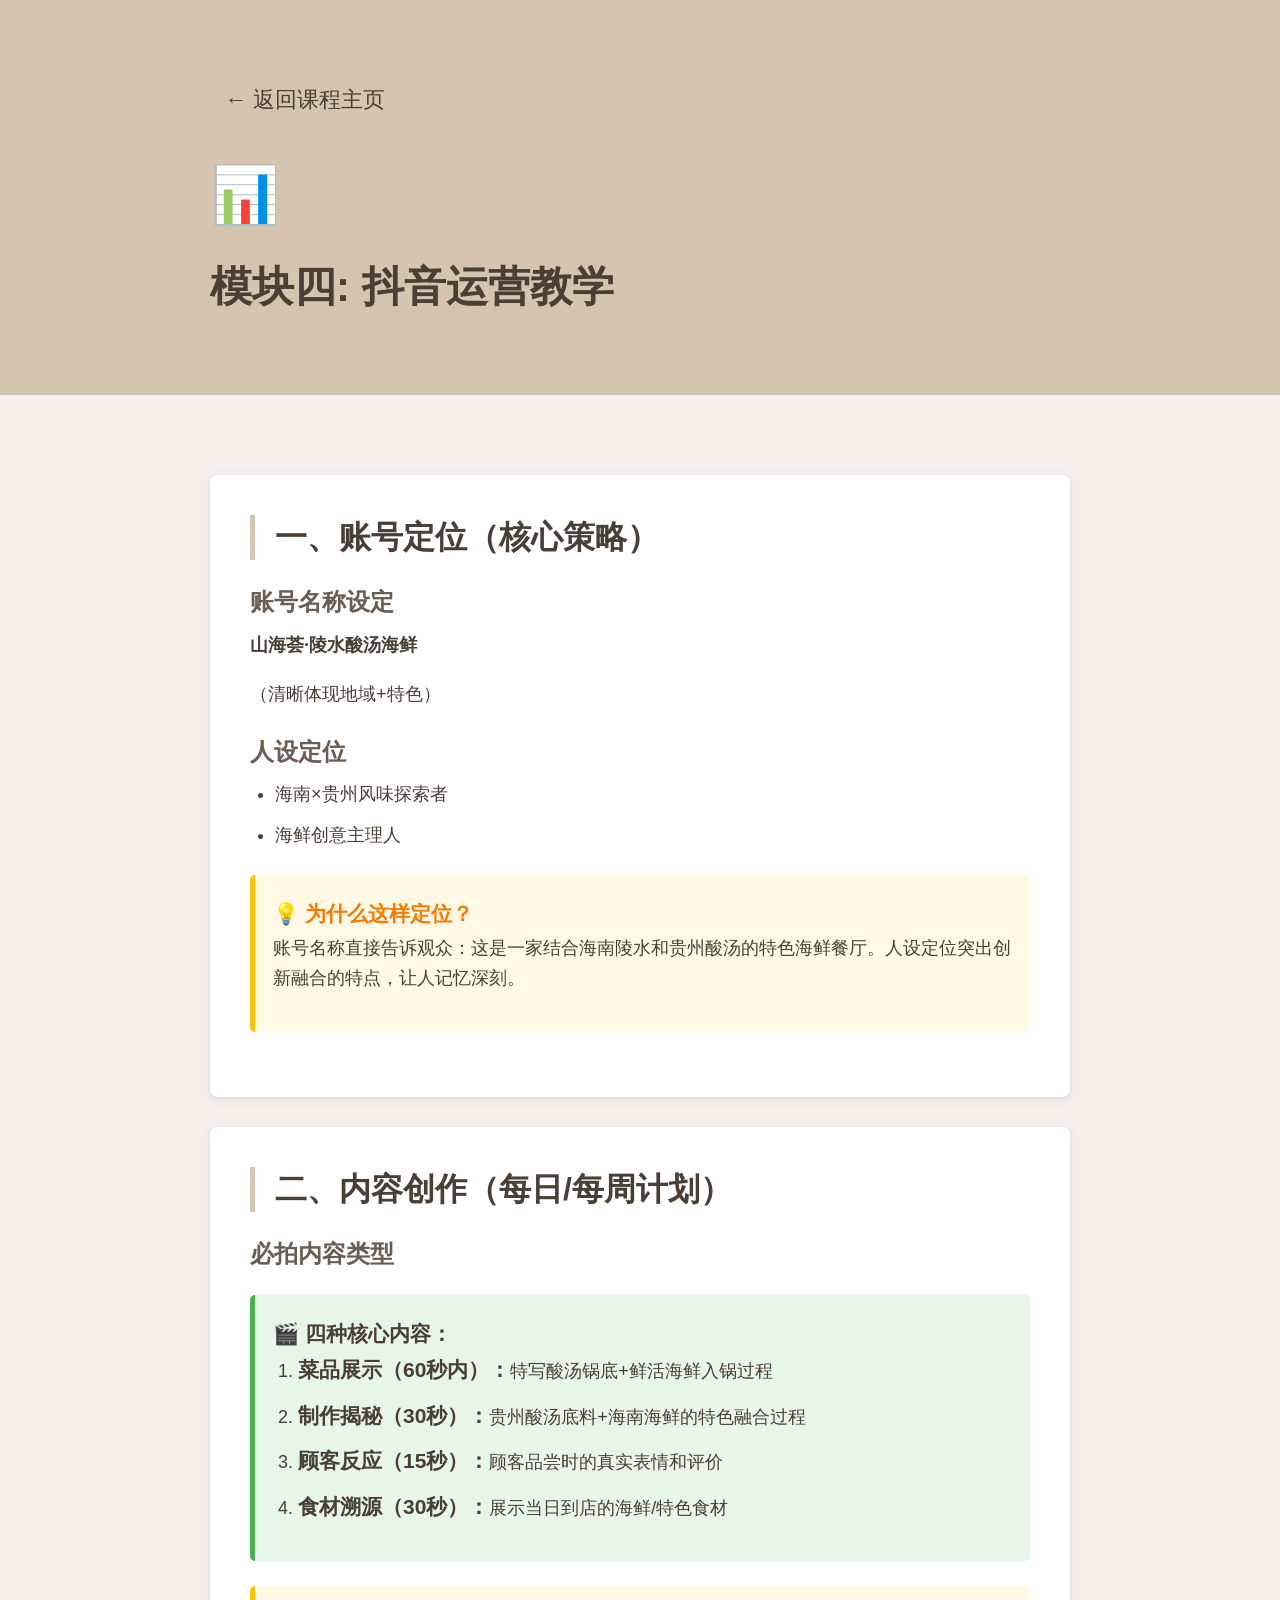
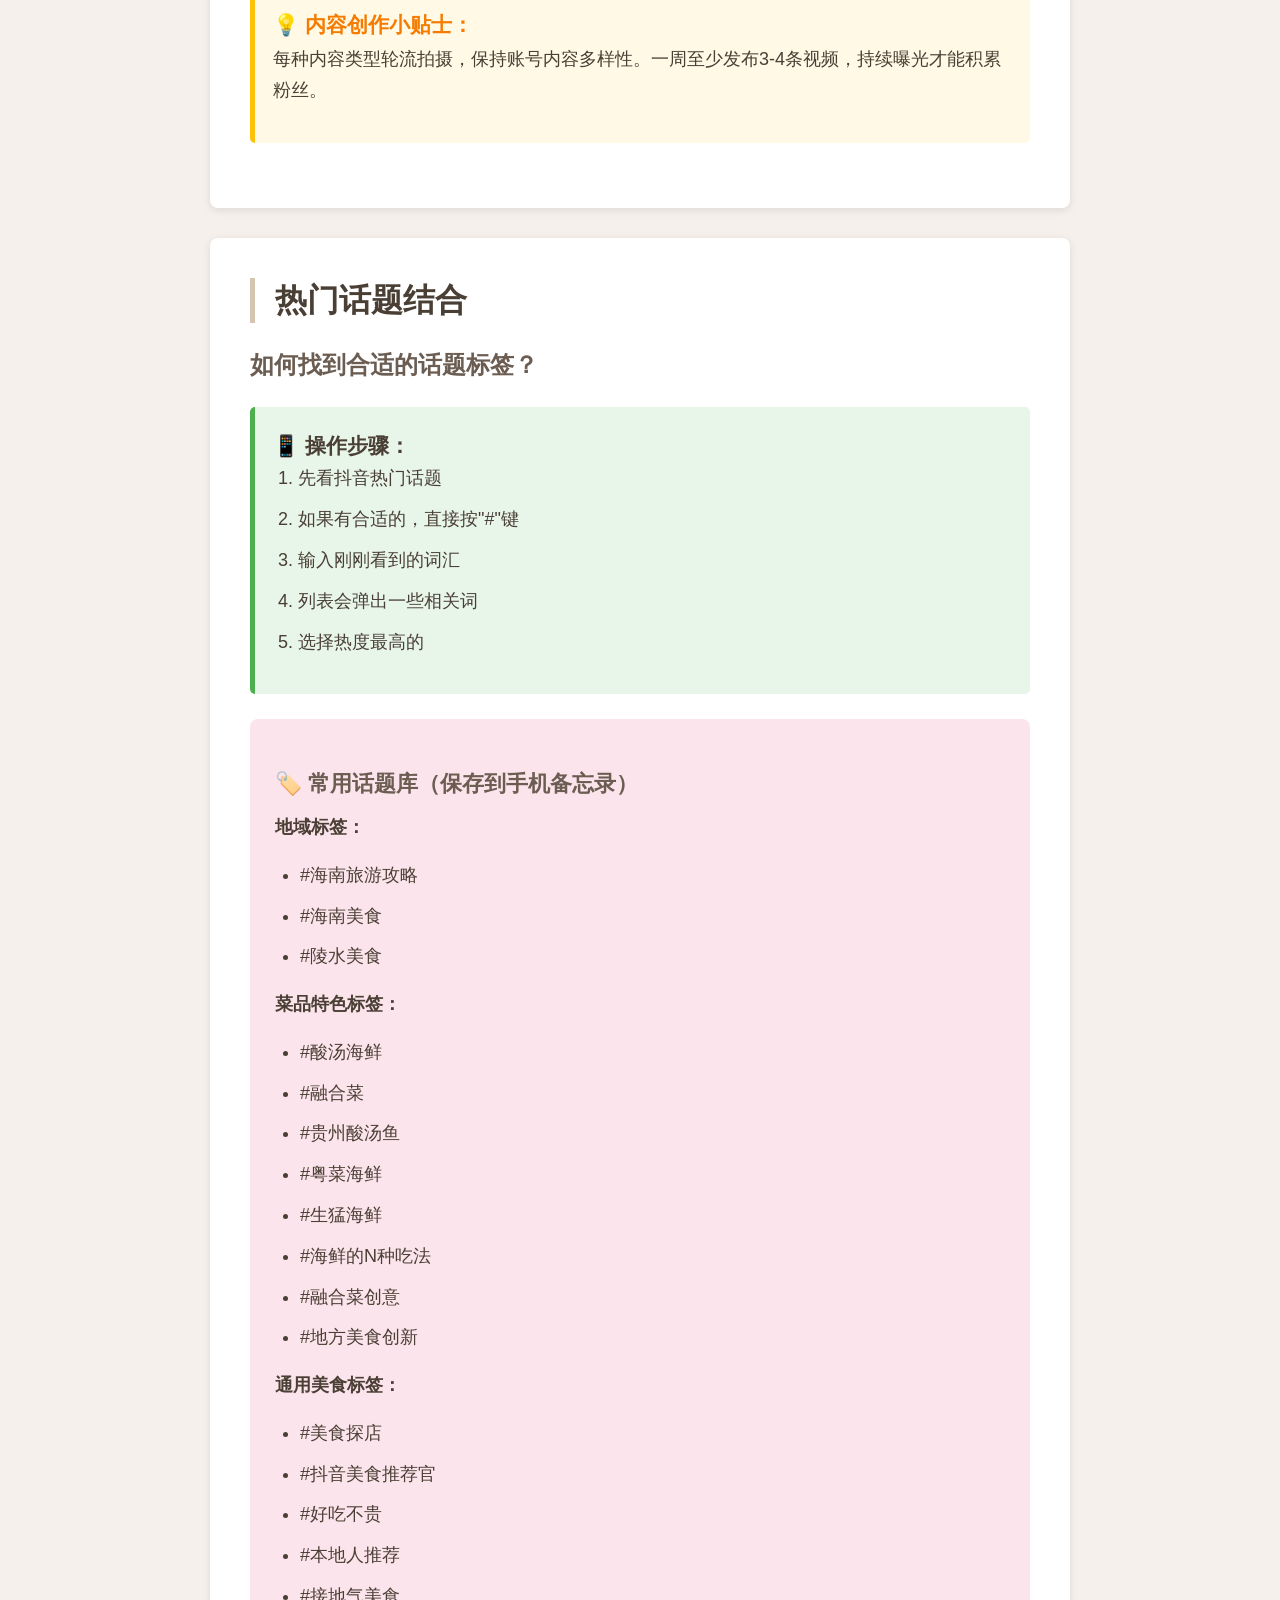
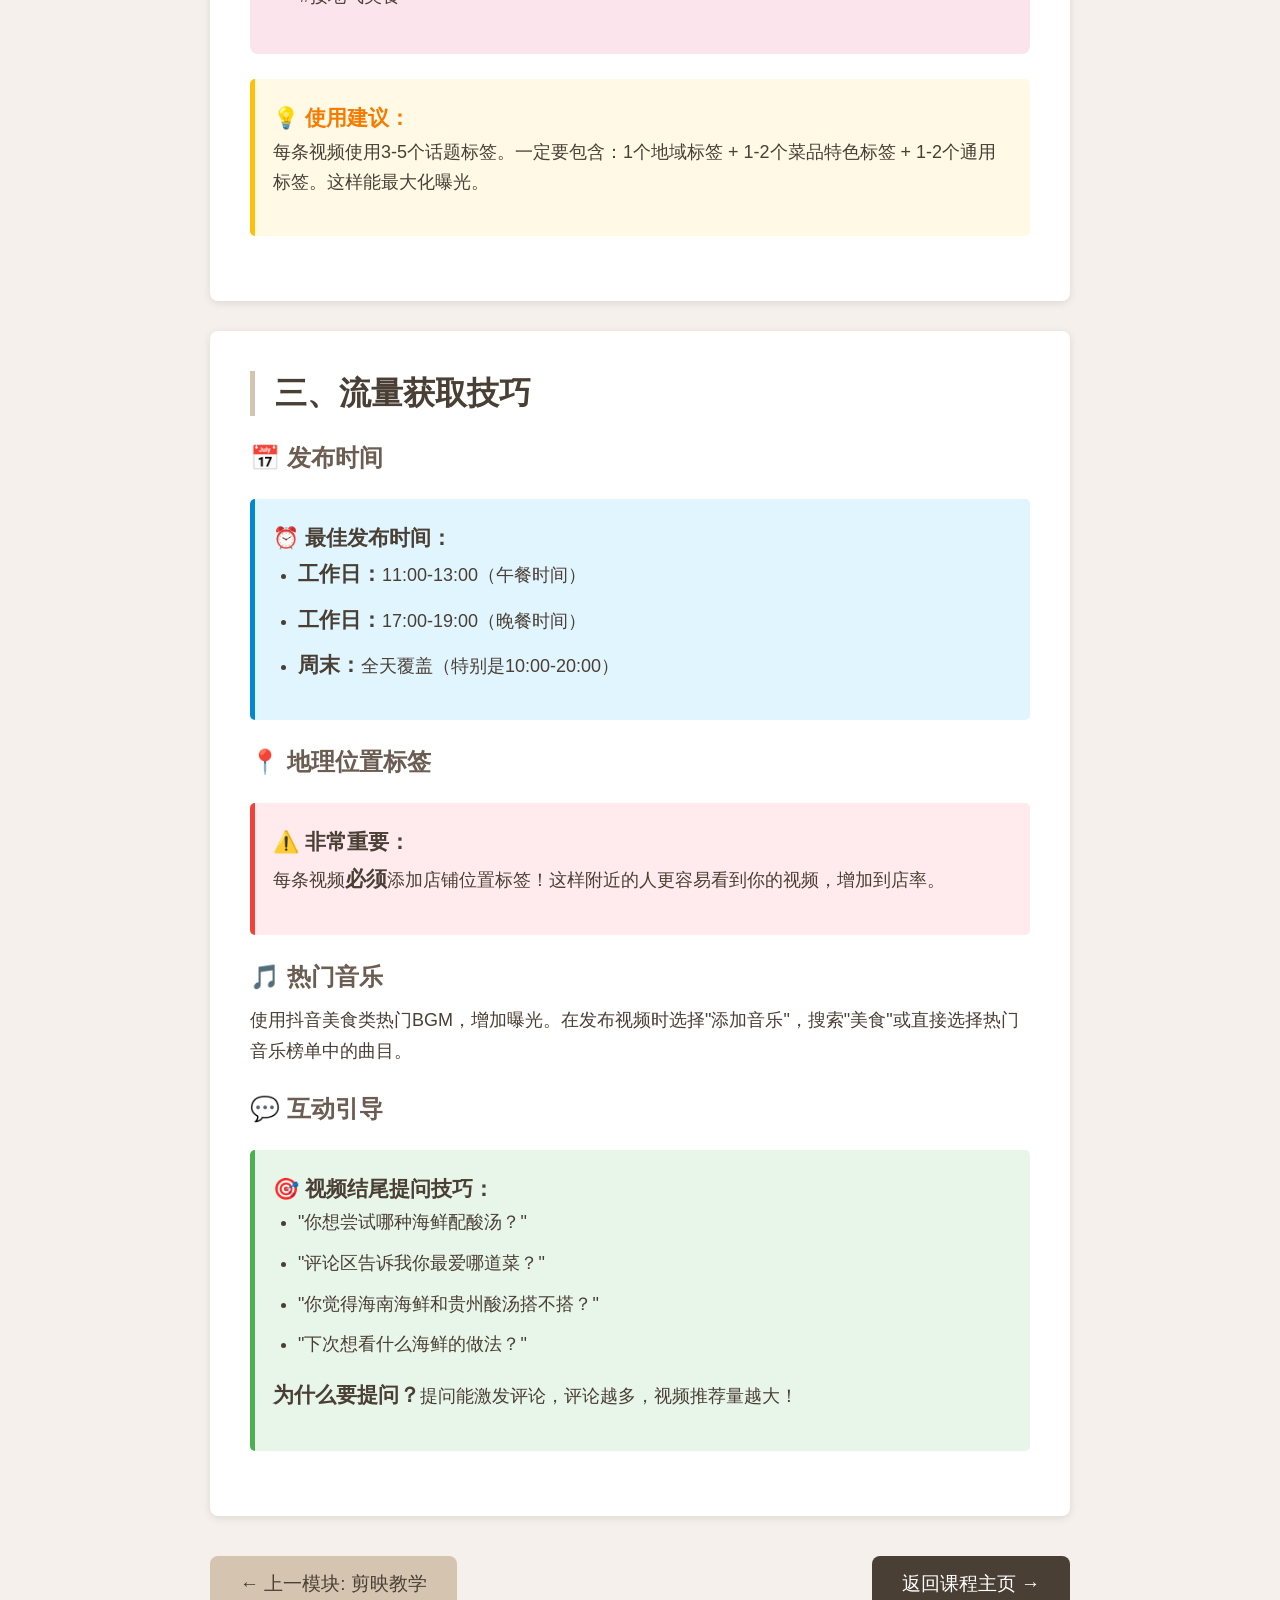
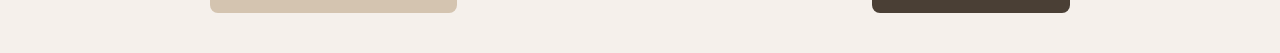
<file: Desktop/视频剪辑教程/module4-douyin-operation.html>
<!DOCTYPE html>
<html lang="zh-CN">
<head>
    <meta charset="UTF-8">
    <meta name="viewport" content="width=device-width, initial-scale=1.0">
    <title>抖音运营教学 - 餐厅宣传视频课程</title>
    <style>
        * {
            margin: 0;
            padding: 0;
            box-sizing: border-box;
        }

        body {
            font-family: "Microsoft YaHei", "Segoe UI", Arial, sans-serif;
            background-color: #f5f0eb;
            color: #4a3f35;
            line-height: 1.8;
            font-size: 20px;
            -webkit-text-size-adjust: 100%;
        }

        .container {
            max-width: 900px;
            margin: 0 auto;
            padding: 20px 15px;
        }

        header {
            background-color: #d4c4b0;
            padding: 25px 15px;
            margin-bottom: 25px;
        }

        .back-link {
            display: inline-block;
            margin-bottom: 15px;
            color: #4a3f35;
            text-decoration: none;
            font-size: 22px;
            padding: 10px 15px;
            min-height: 44px;
            transition: transform 0.2s;
        }

        .back-link:active {
            transform: translateX(-5px);
            background-color: rgba(0,0,0,0.05);
            border-radius: 5px;
        }

        h1 {
            font-size: 32px;
            color: #4a3f35;
            margin-bottom: 10px;
            line-height: 1.3;
        }

        .module-icon {
            font-size: 56px;
            margin-bottom: 15px;
        }

        .content-section {
            background-color: white;
            padding: 25px 20px;
            margin-bottom: 20px;
            border-radius: 8px;
            box-shadow: 0 2px 8px rgba(0,0,0,0.1);
        }

        h2 {
            font-size: 26px;
            color: #4a3f35;
            margin-bottom: 15px;
            border-left: 5px solid #d4c4b0;
            padding-left: 15px;
            line-height: 1.4;
        }

        h3 {
            font-size: 22px;
            color: #6b5d52;
            margin: 25px 0 12px;
            line-height: 1.4;
        }

        p {
            margin-bottom: 18px;
            line-height: 1.7;
        }

        ul, ol {
            margin-left: 25px;
            margin-bottom: 18px;
        }

        li {
            margin-bottom: 12px;
            line-height: 1.6;
        }

        .tip-box, .step-box, .warning-box, .best-practice {
            border-left: 5px solid #ffc107;
            padding: 20px 18px;
            margin: 25px 0;
            border-radius: 5px;
        }

        .tip-box {
            background-color: #fff9e6;
            border-left-color: #ffc107;
        }

        .tip-box strong {
            color: #f57c00;
            font-size: 21px;
        }

        .step-box {
            background-color: #e8f5e9;
            border-left-color: #4caf50;
        }

        .step-box strong {
            font-size: 21px;
        }

        .warning-box {
            background-color: #ffebee;
            border-left-color: #f44336;
        }

        .warning-box strong {
            font-size: 21px;
        }

        .best-practice {
            background-color: #e1f5fe;
            border-left-color: #0288d1;
        }

        .best-practice strong {
            font-size: 21px;
        }

        .checklist {
            background-color: #f3e5f5;
            padding: 22px 18px;
            border-radius: 8px;
            margin: 20px 0;
        }

        .checklist h3 {
            margin-top: 0;
            font-size: 22px;
        }

        .checklist li {
            list-style-type: none;
            line-height: 1.6;
        }

        .checklist li:before {
            content: "☐ ";
            font-size: 24px;
            margin-right: 10px;
        }

        .hashtag-box {
            background-color: #fce4ec;
            padding: 22px 18px;
            border-radius: 8px;
            margin: 20px 0;
        }

        .hashtag-box h3 {
            font-size: 22px;
            line-height: 1.4;
        }

        .nav-buttons {
            display: flex;
            flex-direction: column;
            gap: 15px;
            margin-top: 40px;
        }

        .btn {
            background-color: #4a3f35;
            color: white;
            padding: 18px 25px;
            text-decoration: none;
            border-radius: 8px;
            font-size: 20px;
            text-align: center;
            display: block;
            min-height: 56px;
            line-height: 1.3;
            transition: background-color 0.3s;
            font-weight: 500;
        }

        .btn:active {
            background-color: #6b5d52;
        }

        .btn-secondary {
            background-color: #d4c4b0;
            color: #4a3f35;
        }

        .btn-secondary:active {
            background-color: #c4b4a0;
        }

        /* Tablet and larger screens */
        @media (min-width: 768px) {
            body {
                font-size: 19px;
            }

            .container {
                padding: 35px 25px;
            }

            header {
                padding: 30px 25px;
                margin-bottom: 35px;
            }

            h1 {
                font-size: 38px;
            }

            h2 {
                font-size: 30px;
                padding-left: 18px;
            }

            h3 {
                font-size: 24px;
            }

            .content-section {
                padding: 35px 30px;
                margin-bottom: 25px;
            }

            .nav-buttons {
                flex-direction: row;
                justify-content: space-between;
                gap: 20px;
            }

            .btn {
                padding: 16px 30px;
                font-size: 19px;
            }

            .checklist, .hashtag-box {
                padding: 25px;
            }
        }

        /* Desktop screens */
        @media (min-width: 1024px) {
            body {
                font-size: 18px;
            }

            .container {
                padding: 40px 20px;
            }

            header {
                padding: 30px 20px;
                margin-bottom: 40px;
            }

            h1 {
                font-size: 42px;
            }

            h2 {
                font-size: 32px;
                padding-left: 20px;
            }

            h3 {
                font-size: 24px;
            }

            .content-section {
                padding: 40px;
                margin-bottom: 30px;
            }

            .back-link:hover {
                transform: translateX(-5px);
            }

            .btn:hover {
                background-color: #6b5d52;
            }

            .btn-secondary:hover {
                background-color: #c4b4a0;
            }
        }
    </style>
</head>
<body>
    <header>
        <div class="container">
            <a href="index.html" class="back-link">← 返回课程主页</a>
            <div class="module-icon">📊</div>
            <h1>模块四: 抖音运营教学</h1>
        </div>
    </header>

    <div class="container">
        <div class="content-section">
            <h2>一、账号定位（核心策略）</h2>

            <h3>账号名称设定</h3>
            <p><strong>山海荟·陵水酸汤海鲜</strong></p>
            <p>（清晰体现地域+特色）</p>

            <h3>人设定位</h3>
            <ul>
                <li>海南×贵州风味探索者</li>
                <li>海鲜创意主理人</li>
            </ul>

            <div class="tip-box">
                <strong>💡 为什么这样定位？</strong>
                <p>账号名称直接告诉观众：这是一家结合海南陵水和贵州酸汤的特色海鲜餐厅。人设定位突出创新融合的特点，让人记忆深刻。</p>
            </div>
        </div>

        <div class="content-section">
            <h2>二、内容创作（每日/每周计划）</h2>

            <h3>必拍内容类型</h3>

            <div class="step-box">
                <strong>🎬 四种核心内容：</strong>
                <ol>
                    <li><strong>菜品展示（60秒内）：</strong>特写酸汤锅底+鲜活海鲜入锅过程</li>
                    <li><strong>制作揭秘（30秒）：</strong>贵州酸汤底料+海南海鲜的特色融合过程</li>
                    <li><strong>顾客反应（15秒）：</strong>顾客品尝时的真实表情和评价</li>
                    <li><strong>食材溯源（30秒）：</strong>展示当日到店的海鲜/特色食材</li>
                </ol>
            </div>

            <div class="tip-box">
                <strong>💡 内容创作小贴士：</strong>
                <p>每种内容类型轮流拍摄，保持账号内容多样性。一周至少发布3-4条视频，持续曝光才能积累粉丝。</p>
            </div>
        </div>

        <div class="content-section">
            <h2>热门话题结合</h2>

            <h3>如何找到合适的话题标签？</h3>
            <div class="step-box">
                <strong>📱 操作步骤：</strong>
                <ol>
                    <li>先看抖音热门话题</li>
                    <li>如果有合适的，直接按"#"键</li>
                    <li>输入刚刚看到的词汇</li>
                    <li>列表会弹出一些相关词</li>
                    <li>选择热度最高的</li>
                </ol>
            </div>

            <div class="hashtag-box">
                <h3>🏷️ 常用话题库（保存到手机备忘录）</h3>

                <p><strong>地域标签：</strong></p>
                <ul>
                    <li>#海南旅游攻略</li>
                    <li>#海南美食</li>
                    <li>#陵水美食</li>
                </ul>

                <p><strong>菜品特色标签：</strong></p>
                <ul>
                    <li>#酸汤海鲜</li>
                    <li>#融合菜</li>
                    <li>#贵州酸汤鱼</li>
                    <li>#粤菜海鲜</li>
                    <li>#生猛海鲜</li>
                    <li>#海鲜的N种吃法</li>
                    <li>#融合菜创意</li>
                    <li>#地方美食创新</li>
                </ul>

                <p><strong>通用美食标签：</strong></p>
                <ul>
                    <li>#美食探店</li>
                    <li>#抖音美食推荐官</li>
                    <li>#好吃不贵</li>
                    <li>#本地人推荐</li>
                    <li>#接地气美食</li>
                </ul>
            </div>

            <div class="tip-box">
                <strong>💡 使用建议：</strong>
                <p>每条视频使用3-5个话题标签。一定要包含：1个地域标签 + 1-2个菜品特色标签 + 1-2个通用标签。这样能最大化曝光。</p>
            </div>
        </div>

        <div class="content-section">
            <h2>三、流量获取技巧</h2>

            <h3>📅 发布时间</h3>
            <div class="best-practice">
                <strong>⏰ 最佳发布时间：</strong>
                <ul>
                    <li><strong>工作日：</strong>11:00-13:00（午餐时间）</li>
                    <li><strong>工作日：</strong>17:00-19:00（晚餐时间）</li>
                    <li><strong>周末：</strong>全天覆盖（特别是10:00-20:00）</li>
                </ul>
            </div>

            <h3>📍 地理位置标签</h3>
            <div class="warning-box">
                <strong>⚠️ 非常重要：</strong>
                <p>每条视频<strong>必须</strong>添加店铺位置标签！这样附近的人更容易看到你的视频，增加到店率。</p>
            </div>

            <h3>🎵 热门音乐</h3>
            <p>使用抖音美食类热门BGM，增加曝光。在发布视频时选择"添加音乐"，搜索"美食"或直接选择热门音乐榜单中的曲目。</p>

            <h3>💬 互动引导</h3>
            <div class="step-box">
                <strong>🎯 视频结尾提问技巧：</strong>
                <ul>
                    <li>"你想尝试哪种海鲜配酸汤？"</li>
                    <li>"评论区告诉我你最爱哪道菜？"</li>
                    <li>"你觉得海南海鲜和贵州酸汤搭不搭？"</li>
                    <li>"下次想看什么海鲜的做法？"</li>
                </ul>
                <p><strong>为什么要提问？</strong>提问能激发评论，评论越多，视频推荐量越大！</p>
            </div>
        </div>

        <div class="nav-buttons">
            <a href="module3-editing-tutorial.html" class="btn btn-secondary">← 上一模块: 剪映教学</a>
            <a href="index.html" class="btn">返回课程主页 →</a>
        </div>
    </div>
</body>
</html>
</file>
